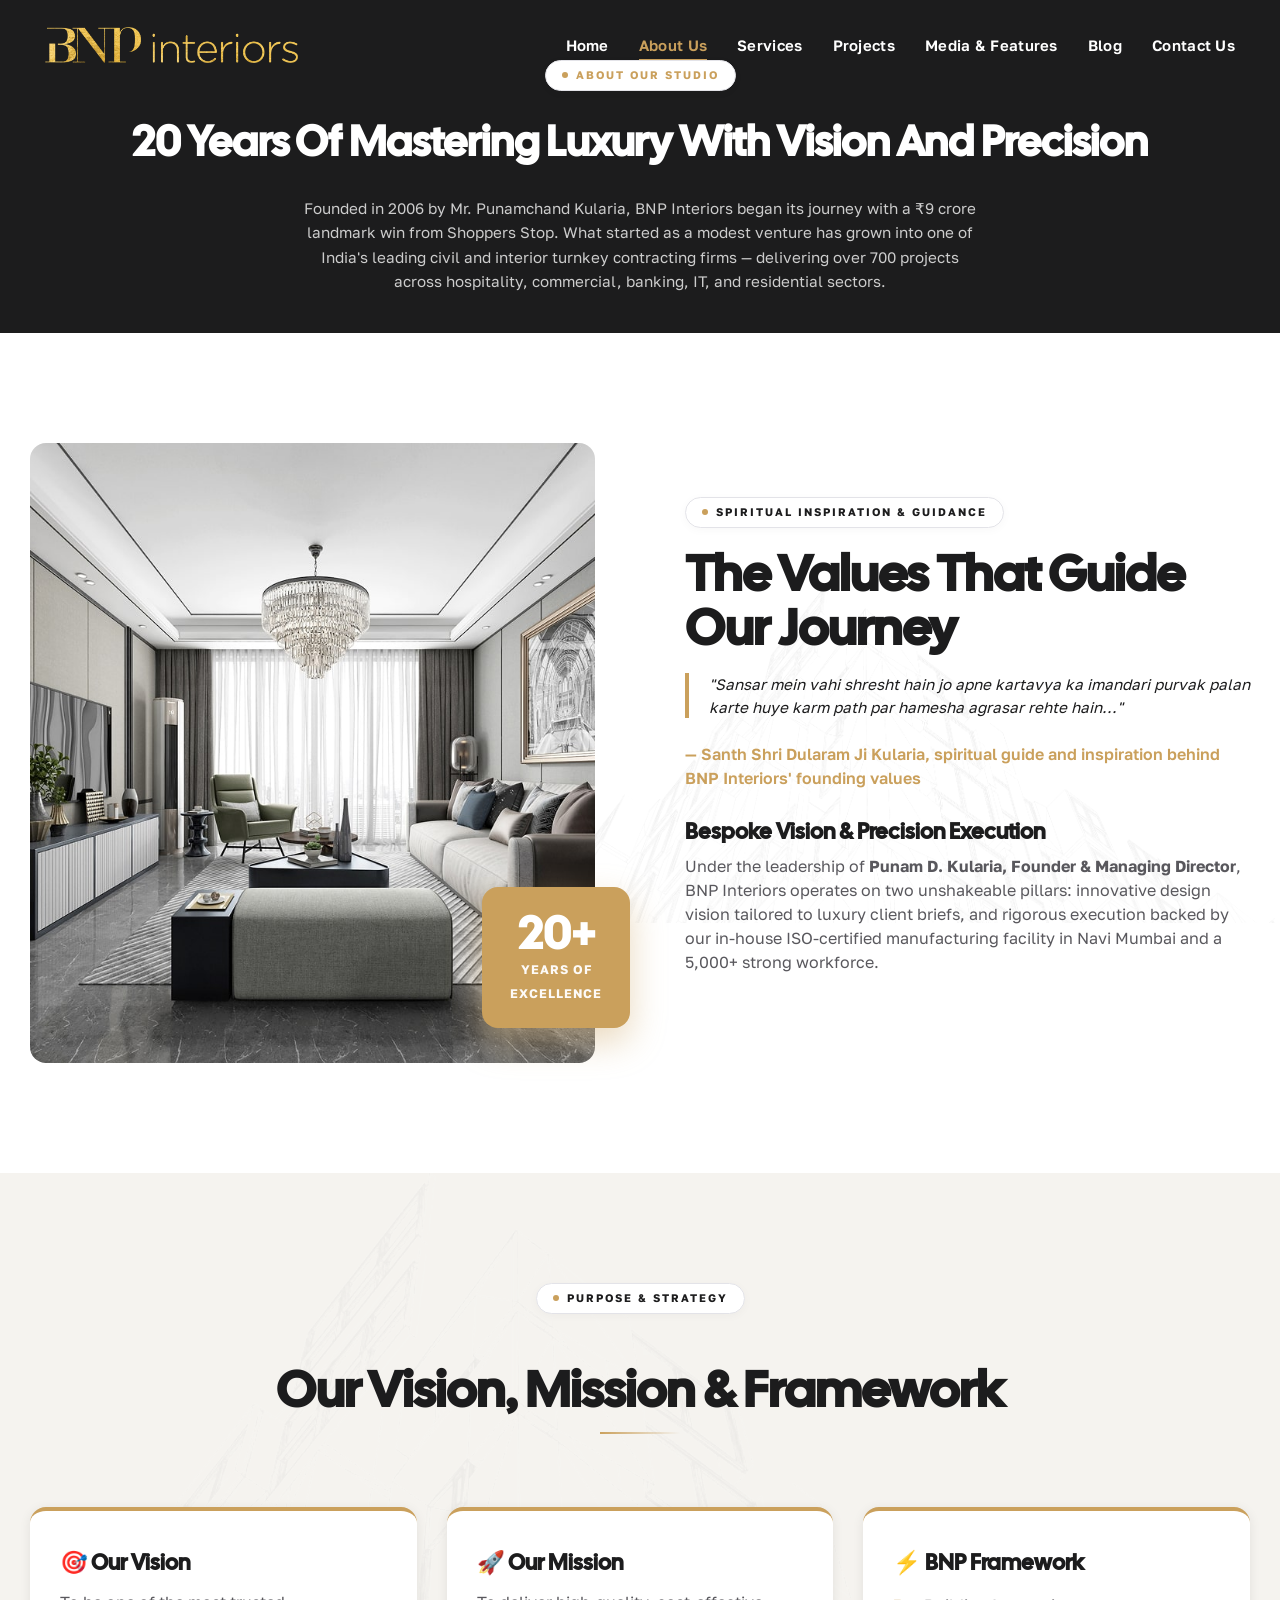
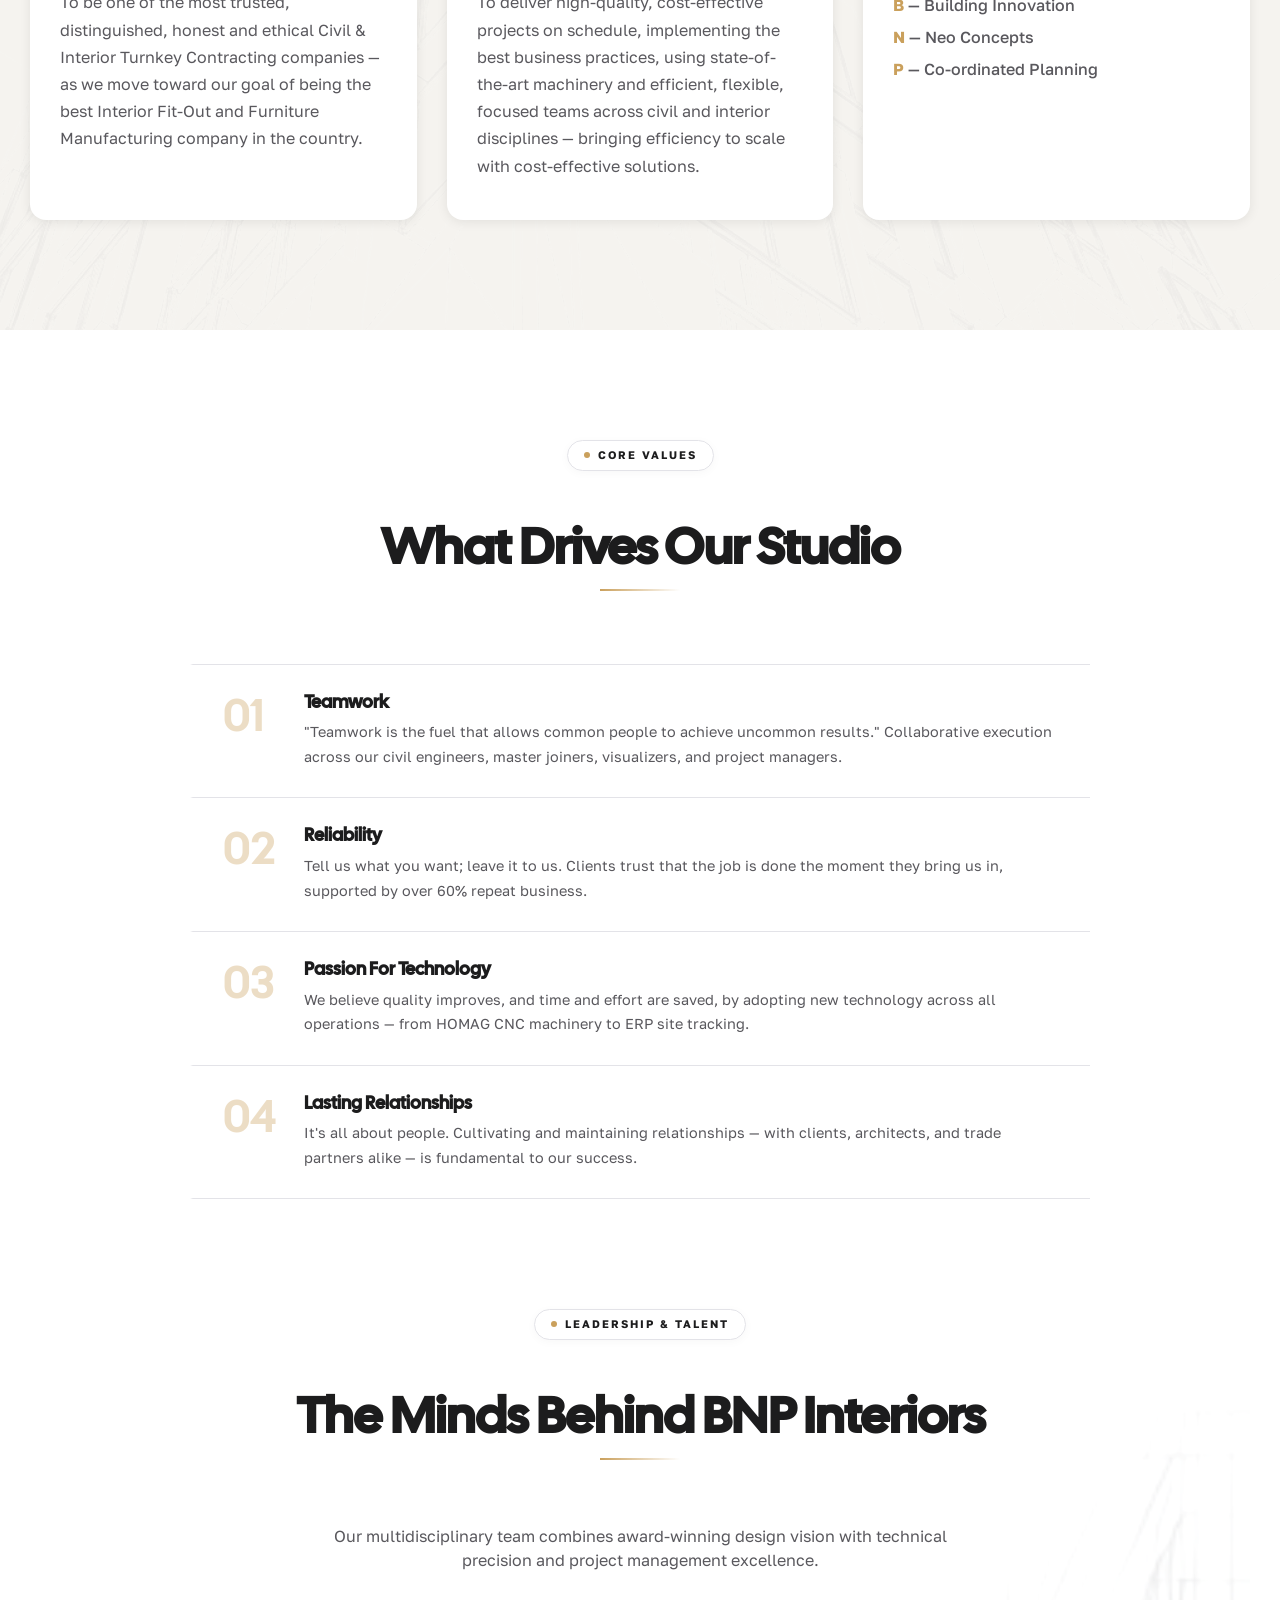
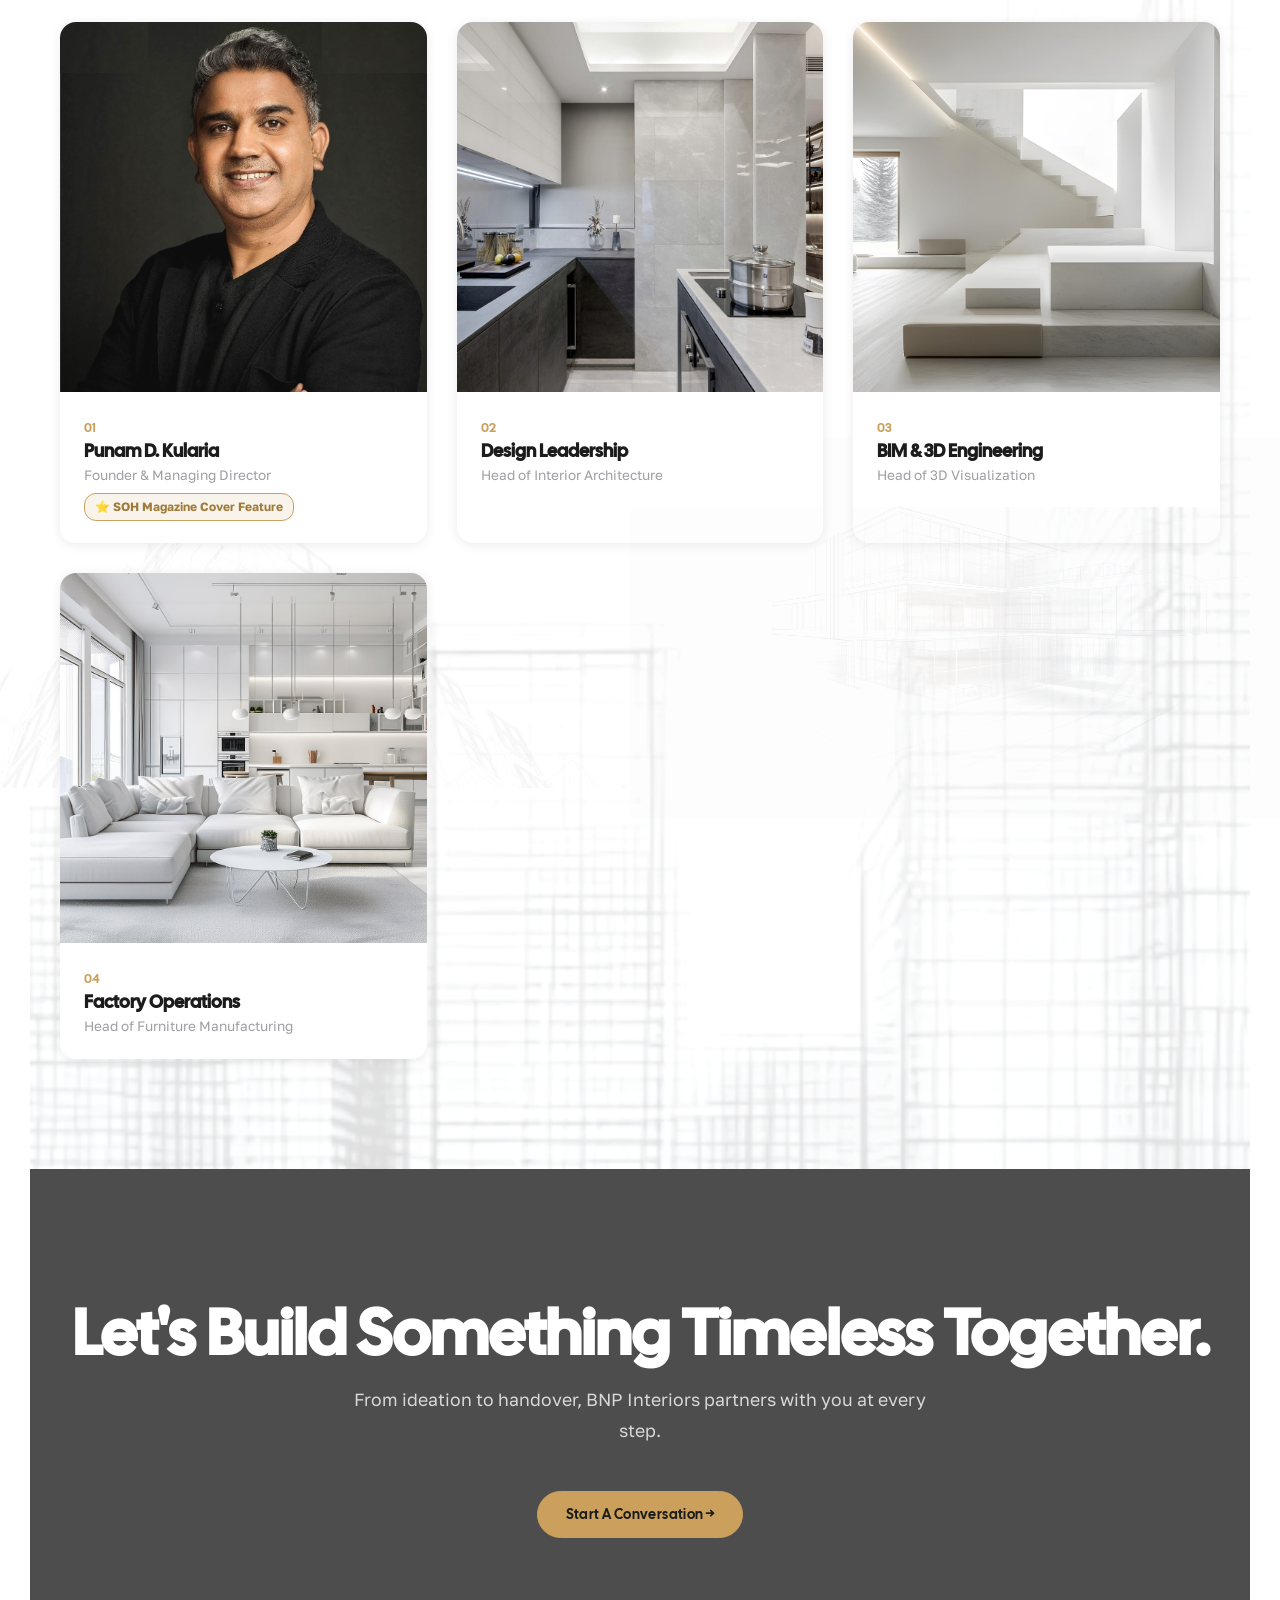
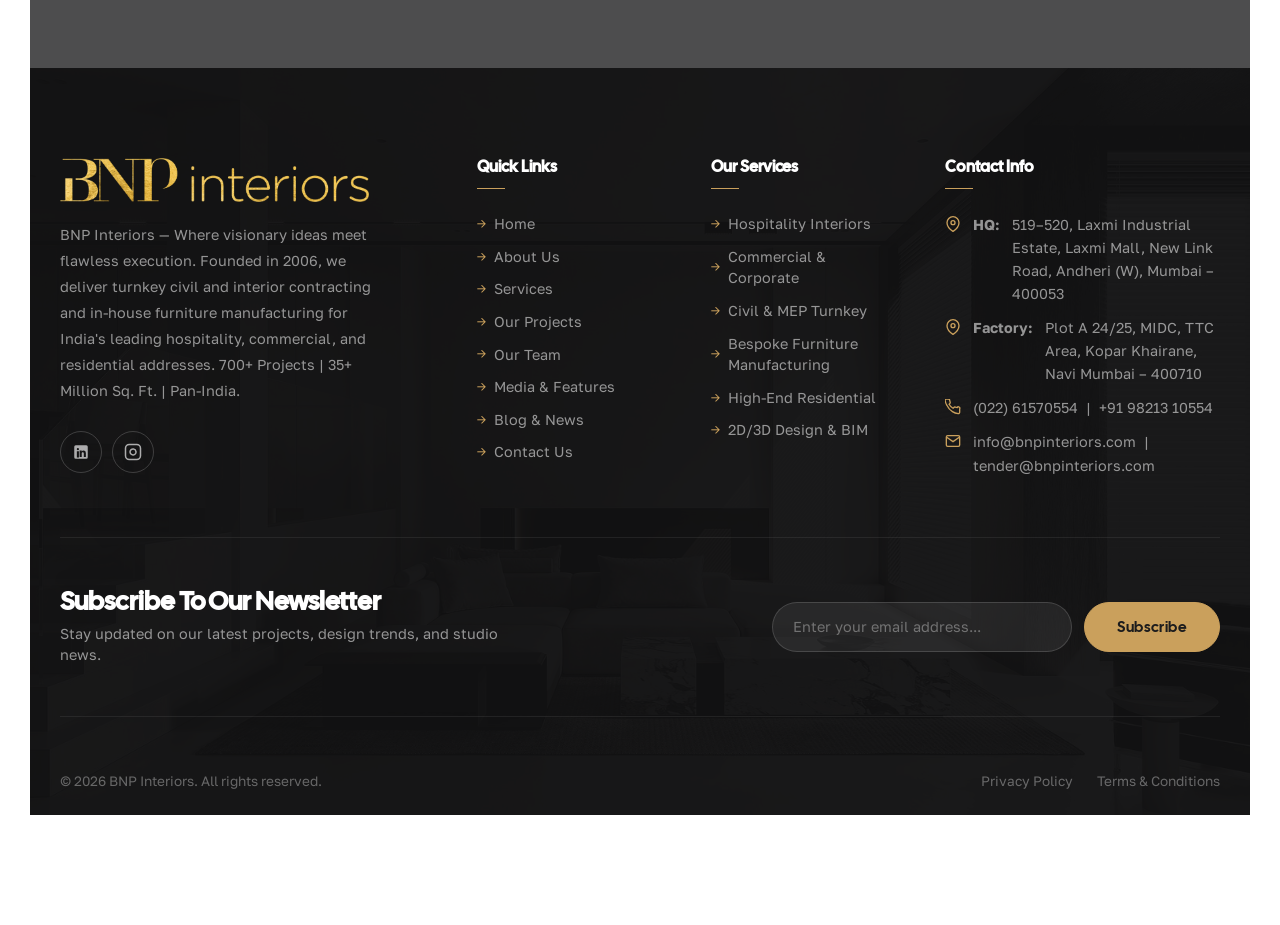
<file: about.html>
<!DOCTYPE html>
<html lang="en">
<head>
  <meta charset="UTF-8">
  <meta name="viewport" content="width=device-width, initial-scale=1.0">
  <title>About Us – BNP Interiors Architecture & Turnkey Contracting</title>
  <meta name="description" content="Learn about BNP Interiors's 20-year legacy of civil and interior turnkey contracting excellence, founded in 2006 by Mr. Punamchand Kularia.">
  <link rel="preconnect" href="https://fonts.googleapis.com">
  <link rel="preconnect" href="https://fonts.gstatic.com" crossorigin>
  <link href="https://fonts.googleapis.com/css2?family=Cal+Sans&family=Golos+Text:wght@400;500;600;700;800;900&display=swap" rel="stylesheet">
  <link rel="stylesheet" href="assets/css/style.css">
</head>
<body>
  <!-- PAGE LOADER -->
  <div class="page-loader" id="page-loader">
    <div class="loader-inner">
      <div class="loader-logo" style="display:flex;align-items:center;justify-content:center"><img src="assets/images/bnp-logo.png" alt="BNP Interiors" style="height:55px;width:auto"></div>
      <div class="loader-bar"><div class="loader-bar-fill"></div></div>
    </div>
  </div>

  <!-- HEADER -->
  <header class="site-header" id="site-header">
    <div class="header-inner">
      <a href="index.html" class="logo">
        <img src="assets/images/bnp-logo.png" alt="BNP Interiors Logo" style="height:36px;width:auto">
      </a>
      <nav class="main-nav" id="main-nav">
        <ul>
          <li><a href="index.html" class="">Home</a></li>
          <li><a href="about.html" class="active">About Us</a></li>
          <li><a href="services.html" class="">Services</a></li>
          <li><a href="projects.html" class="">Projects</a></li>
          <li><a href="media.html" class="">Media & Features</a></li>
          <li><a href="blog.html" class="">Blog</a></li>
          <li><a href="contact.html" class="">Contact Us</a></li>
        </ul>
      </nav>
      <div class="header-actions">
        
        <button class="menu-toggle" id="menu-toggle" aria-label="Toggle menu">
          <span></span><span></span><span></span>
        </button>
      </div>
    </div>
  </header>

  <!-- PAGE HEADER BANNER -->
  <section class="section blueprint-grid-bg" style="background: var(--color-dark-rich); color: var(--color-white); padding: 60px 0 40px;">
    <div class="container" style="text-align:center;">
      <span class="section-tag" style="color: var(--color-primary);">ABOUT OUR STUDIO</span>
      <h1 style="color: var(--color-white); margin-top: 10px; font-size: clamp(1.8rem, 3.5vw, 2.6rem);">
        20 Years of Mastering Luxury With Vision and Precision
      </h1>
      <p style="max-width: 680px; margin: 20px auto 0; color: #ccc; font-size: 0.95rem; line-height: 1.6;">
        Founded in 2006 by Mr. Punamchand Kularia, BNP Interiors began its journey with a ₹9 crore landmark win from Shoppers Stop. What started as a modest venture has grown into one of India's leading civil and interior turnkey contracting firms — delivering over 700 projects across hospitality, commercial, banking, IT, and residential sectors.
      </p>
    </div>
  </section>

  

  <!-- FOUNDER NOTE / PHILOSOPHY -->
  <section class="section sketch-bg sketch-bg-1 blueprint-grid-bg">
    <div class="container">
      <div class="about-grid">
        <div class="about-images" data-anim="fadeRight">
          <div class="about-img-main">
            <img src="assets/images/h1-banner01.jpg" alt="BNP Interiors Legacy" loading="lazy">
          </div>
          <div class="about-stat-card">
            <span class="stat-num">20+</span>
            <span class="stat-label">Years of<br>Excellence</span>
          </div>
        </div>

        <div class="about-content" data-anim="fadeLeft">
          <span class="section-tag">SPIRITUAL INSPIRATION & GUIDANCE</span>
          <h2 class="section-title">The Values That Guide Our Journey</h2>
          <blockquote style="border-left: 4px solid var(--color-primary); padding-left: 20px; font-style: italic; color: var(--color-secondary); font-size: 0.95rem; margin-bottom: 24px;">
            "Sansar mein vahi shresht hain jo apne kartavya ka imandari purvak palan karte huye karm path par hamesha agrasar rehte hain..."
          </blockquote>
          <p style="font-weight: 600; color: var(--color-primary); margin-bottom: 20px;">
            — Santh Shri Dularam Ji Kularia, spiritual guide and inspiration behind BNP Interiors' founding values
          </p>

          <div style="margin-top: 30px;">
            <h3 style="font-size: 1.4rem; margin-bottom: 10px;">Bespoke Vision & Precision Execution</h3>
            <p class="section-desc">Under the leadership of <strong>Punam D. Kularia, Founder & Managing Director</strong>, BNP Interiors operates on two unshakeable pillars: innovative design vision tailored to luxury client briefs, and rigorous execution backed by our in-house ISO-certified manufacturing facility in Navi Mumbai and a 5,000+ strong workforce.</p>
          </div>
        </div>
      </div>
    </div>
  </section>

  <!-- VISION, MISSION & FRAMEWORK -->
  <section class="section sketch-bg sketch-bg-floorplan blueprint-grid-bg" style="background: var(--color-bg-section);">
    <div class="container">
      <div class="section-header centered" data-anim="fadeUp">
        <span class="section-tag">PURPOSE & STRATEGY</span>
        <h2 class="section-title">Our Vision, Mission & Framework</h2>
      </div>

      <div style="display: grid; grid-template-columns: repeat(auto-fit, minmax(320px, 1fr)); gap: 30px; margin-top: 40px;" data-anim-stagger>
        <div style="background: var(--color-white); padding: 40px 30px; border-radius: var(--radius-lg); border-top: 4px solid var(--color-primary); box-shadow: var(--shadow-sm);">
          <h3 style="font-size: 1.4rem; color: var(--color-secondary); margin-bottom: 14px;">🎯 Our Vision</h3>
          <p style="line-height: 1.7; color: var(--color-text);">To be one of the most trusted, distinguished, honest and ethical Civil & Interior Turnkey Contracting companies — as we move toward our goal of being the best Interior Fit-Out and Furniture Manufacturing company in the country.</p>
        </div>

        <div style="background: var(--color-white); padding: 40px 30px; border-radius: var(--radius-lg); border-top: 4px solid var(--color-primary); box-shadow: var(--shadow-sm);">
          <h3 style="font-size: 1.4rem; color: var(--color-secondary); margin-bottom: 14px;">🚀 Our Mission</h3>
          <p style="line-height: 1.7; color: var(--color-text);">To deliver high-quality, cost-effective projects on schedule, implementing the best business practices, using state-of-the-art machinery and efficient, flexible, focused teams across civil and interior disciplines — bringing efficiency to scale with cost-effective solutions.</p>
        </div>

        <div style="background: var(--color-white); padding: 40px 30px; border-radius: var(--radius-lg); border-top: 4px solid var(--color-primary); box-shadow: var(--shadow-sm);">
          <h3 style="font-size: 1.4rem; color: var(--color-secondary); margin-bottom: 14px;">⚡ BNP Framework</h3>
          <ul style="line-height: 2; color: var(--color-text); font-weight: 500;">
            <li><strong style="color: var(--color-primary);">B</strong> — Building Innovation</li>
            <li><strong style="color: var(--color-primary);">N</strong> — Neo Concepts</li>
            <li><strong style="color: var(--color-primary);">P</strong> — Co-ordinated Planning</li>
          </ul>
        </div>
      </div>
    </div>
  </section>

  <!-- CORE VALUES -->
  <section class="section sketch-bg sketch-bg-both blueprint-grid-bg">
    <div class="container">
      <div class="section-header centered" data-anim="fadeUp">
        <span class="section-tag">CORE VALUES</span>
        <h2 class="section-title">What Drives Our Studio</h2>
      </div>

      <div class="process-steps" style="max-width: 900px; margin: 40px auto 0;" data-anim-stagger>
        <div class="process-step">
          <div class="step-num">01</div>
          <div class="step-body">
            <h3>Teamwork</h3>
            <p>"Teamwork is the fuel that allows common people to achieve uncommon results." Collaborative execution across our civil engineers, master joiners, visualizers, and project managers.</p>
          </div>
        </div>

        <div class="process-step">
          <div class="step-num">02</div>
          <div class="step-body">
            <h3>Reliability</h3>
            <p>Tell us what you want; leave it to us. Clients trust that the job is done the moment they bring us in, supported by over 60% repeat business.</p>
          </div>
        </div>

        <div class="process-step">
          <div class="step-num">03</div>
          <div class="step-body">
            <h3>Passion for Technology</h3>
            <p>We believe quality improves, and time and effort are saved, by adopting new technology across all operations — from HOMAG CNC machinery to ERP site tracking.</p>
          </div>
        </div>

        <div class="process-step">
          <div class="step-num">04</div>
          <div class="step-body">
            <h3>Lasting Relationships</h3>
            <p>It's all about people. Cultivating and maintaining relationships — with clients, architects, and trade partners alike — is fundamental to our success.</p>
          </div>
        </div>
      </div>
  <!-- LEADERSHIP & TEAM SECTION -->
  <section class="section sketch-bg sketch-bg-team blueprint-grid-bg" id="team">
    <div class="container">
      <div class="section-header centered" data-anim="fadeUp" style="margin-bottom: 50px;">
        <span class="section-tag">LEADERSHIP & TALENT</span>
        <h2 class="section-title">The Minds Behind BNP Interiors</h2>
        <p class="section-desc" style="max-width: 680px; margin: 16px auto 0;">
          Our multidisciplinary team combines award-winning design vision with technical precision and project management excellence.
        </p>
      </div>

      <div class="team-grid" style="display:grid; grid-template-columns: repeat(auto-fit, minmax(280px, 1fr)); gap:30px;" data-anim-stagger>
        <div class="team-card">
          <div class="team-img">
            <img src="assets/images/soh/punam-kalaria-leading-force.jpg" alt="Punam D. Kularia" loading="lazy" style="object-position: top center;">
          </div>
          <div class="team-info">
            <span class="team-num">01</span>
            <h3>Punam D. Kularia</h3>
            <p>Founder & Managing Director</p>
            <div style="margin-top:8px;">
              <a href="media.html#soh-feature" style="display:inline-flex; align-items:center; gap:5px; background:rgba(202,160,92,0.12); border:1px solid var(--color-primary); color:var(--color-primary-dk); font-size:0.75rem; font-weight:700; padding:4px 10px; border-radius:12px; text-decoration:none;">
                <span>⭐ SOH Magazine Cover Feature</span>
              </a>
            </div>
          </div>
        </div>

        <div class="team-card">
          <div class="team-img">
            <img src="assets/images/gallery-1.jpg" alt="Head of Design" loading="lazy">
          </div>
          <div class="team-info">
            <span class="team-num">02</span>
            <h3>Design Leadership</h3>
            <p>Head of Interior Architecture</p>
          </div>
        </div>

        <div class="team-card">
          <div class="team-img">
            <img src="assets/images/gallery-3.jpg" alt="Head of 3D Visualization" loading="lazy">
          </div>
          <div class="team-info">
            <span class="team-num">03</span>
            <h3>BIM & 3D Engineering</h3>
            <p>Head of 3D Visualization</p>
          </div>
        </div>

        <div class="team-card">
          <div class="team-img">
            <img src="assets/images/gallery-4.jpg" alt="Head of Manufacturing" loading="lazy">
          </div>
          <div class="team-info">
            <span class="team-num">04</span>
            <h3>Factory Operations</h3>
            <p>Head of Furniture Manufacturing</p>
          </div>
        </div>
      </div>
    </div>
  </section>

  <!-- CTA BANNER -->
  <section class="cta-section" style="background-image: url('assets/images/foter-bg.jpg')">
    <div class="cta-overlay"></div>
    <div class="container">
      <div class="cta-content" data-anim="fadeUp">
        <h2>Let's Build Something Timeless Together.</h2>
        <p>From ideation to handover, BNP Interiors partners with you at every step.</p>
        <a href="contact.html" class="btn btn-primary" style="padding: 12px 28px; font-size: 0.9rem;">Start a Conversation →</a>
      </div>
    </div>
  </section>

    <!-- FOOTER -->
  <footer class="site-footer" style="background-image: url('assets/images/foter-bg.jpg')">
    <div class="footer-overlay"></div>
    <div class="container">
      <div class="footer-grid">
        <div class="footer-brand">
          <a href="index.html" class="footer-logo">
            <img src="assets/images/bnp-logo.png" alt="BNP Interiors Logo" style="height:44px;width:auto">
          </a>
          <p>BNP Interiors — Where visionary ideas meet flawless execution. Founded in 2006, we deliver turnkey civil and interior contracting and in-house furniture manufacturing for India's leading hospitality, commercial, and residential addresses. 700+ Projects | 35+ Million Sq. Ft. | Pan-India.</p>
          <div class="footer-social">
            <a href="https://www.linkedin.com/company/bnpinteriorsindia/" target="_blank" aria-label="LinkedIn"><svg width="18" height="18" viewBox="0 0 24 24" fill="currentColor"><path d="M19 3a2 2 0 0 1 2 2v14a2 2 0 0 1-2 2H5a2 2 0 0 1-2-2V5a2 2 0 0 1 2-2h14m-.5 15.5v-5.3a3.26 3.26 0 0 0-3.26-3.26c-.85 0-1.84.52-2.28 1.3v-1.11h-2.79v8.37h2.79v-4.93c0-.77.62-1.4 1.39-1.4a1.4 1.4 0 0 1 1.4 1.4v4.93h2.75M6.46 10.9v8.37H9.25V10.9H6.46M7.86 6.75a1.46 1.46 0 1 0 0 2.92 1.46 1.46 0 0 0 0-2.92z"/></svg></a>
            <a href="https://instagram.com/bnpinteriors" target="_blank" aria-label="Instagram"><svg width="18" height="18" viewBox="0 0 24 24" fill="none" stroke="currentColor" stroke-width="2"><rect x="2" y="2" width="20" height="20" rx="5" ry="5"/><path d="M16 11.37A4 4 0 1112.63 8 4 4 0 0116 11.37z"/><line x1="17.5" y1="6.5" x2="17.51" y2="6.5"/></svg></a>
          </div>
        </div>

        <div class="footer-col">
          <h4>Quick Links</h4>
          <ul>
            <li><a href="index.html">Home</a></li>
            <li><a href="about.html">About Us</a></li>
            <li><a href="services.html">Services</a></li>
            <li><a href="projects.html">Our Projects</a></li>
            <li><a href="team.html">Our Team</a></li>
            <li><a href="media.html">Media & Features</a></li>
            <li><a href="blog.html">Blog & News</a></li>
            <li><a href="contact.html">Contact Us</a></li>
          </ul>
        </div>

        <div class="footer-col">
          <h4>Our Services</h4>
          <ul>
            <li><a href="services.html">Hospitality Interiors</a></li>
            <li><a href="services.html">Commercial & Corporate</a></li>
            <li><a href="services.html">Civil & MEP Turnkey</a></li>
            <li><a href="services.html#manufacturing">Bespoke Furniture Manufacturing</a></li>
            <li><a href="services.html">High-End Residential</a></li>
            <li><a href="services.html">2D/3D Design & BIM</a></li>
          </ul>
        </div>

        <div class="footer-col">
          <h4>Contact Info</h4>
          <ul class="footer-contact-list">
            <li>
              <svg width="16" height="16" viewBox="0 0 24 24" fill="none" stroke="currentColor" stroke-width="2"><path d="M21 10c0 7-9 13-9 13s-9-6-9-13a9 9 0 0118 0z"/><circle cx="12" cy="10" r="3"/></svg>
              <strong>HQ:</strong> 519–520, Laxmi Industrial Estate, Laxmi Mall, New Link Road, Andheri (W), Mumbai – 400053
            </li>
            <li>
              <svg width="16" height="16" viewBox="0 0 24 24" fill="none" stroke="currentColor" stroke-width="2"><path d="M21 10c0 7-9 13-9 13s-9-6-9-13a9 9 0 0118 0z"/><circle cx="12" cy="10" r="3"/></svg>
              <strong>Factory:</strong> Plot A 24/25, MIDC, TTC Area, Kopar Khairane, Navi Mumbai – 400710
            </li>
            <li>
              <svg width="16" height="16" viewBox="0 0 24 24" fill="none" stroke="currentColor" stroke-width="2"><path d="M22 16.92v3a2 2 0 01-2.18 2 19.79 19.79 0 01-8.63-3.07A19.5 19.5 0 013.07 9.81 19.79 19.79 0 01.01 1.18 2 2 0 012 0h3a2 2 0 012 1.72c.127.96.361 1.903.7 2.81a2 2 0 01-.45 2.11L6.09 7.91a16 16 0 006 6l1.27-1.27a2 2 0 012.11-.45c.907.339 1.85.573 2.81.7A2 2 0 0122 14.92z"/></svg>
              (022) 61570554 &nbsp;|&nbsp; +91 98213 10554
            </li>
            <li>
              <svg width="16" height="16" viewBox="0 0 24 24" fill="none" stroke="currentColor" stroke-width="2"><path d="M4 4h16c1.1 0 2 .9 2 2v12c0 1.1-.9 2-2 2H4c-1.1 0-2-.9-2-2V6c0-1.1.9-2 2-2z"/><polyline points="22,6 12,13 2,6"/></svg>
              info@bnpinteriors.com &nbsp;|&nbsp; tender@bnpinteriors.com
            </li>
          </ul>
        </div>
      </div>

      <div class="footer-newsletter">
        <div class="newsletter-content">
          <h4>Subscribe to our newsletter</h4>
          <p>Stay updated on our latest projects, design trends, and studio news.</p>
        </div>
        <form class="newsletter-form" id="newsletter-form">
          <input type="email" placeholder="Enter your email address..." required id="newsletter-email">
          <button type="submit" class="btn btn-primary">Subscribe</button>
        </form>
      </div>

      <div class="footer-bottom">
        <p>© 2026 BNP Interiors. All rights reserved.</p>
        <div class="footer-bottom-links">
          <a href="#">Privacy Policy</a>
          <a href="#">Terms & Conditions</a>
        </div>
      </div>
    </div>
  </footer>

  <button class="scroll-top" id="scroll-top" aria-label="Scroll to top">↑</button>
  <script src="assets/js/main.js"></script>
</body>
</html>
</file>
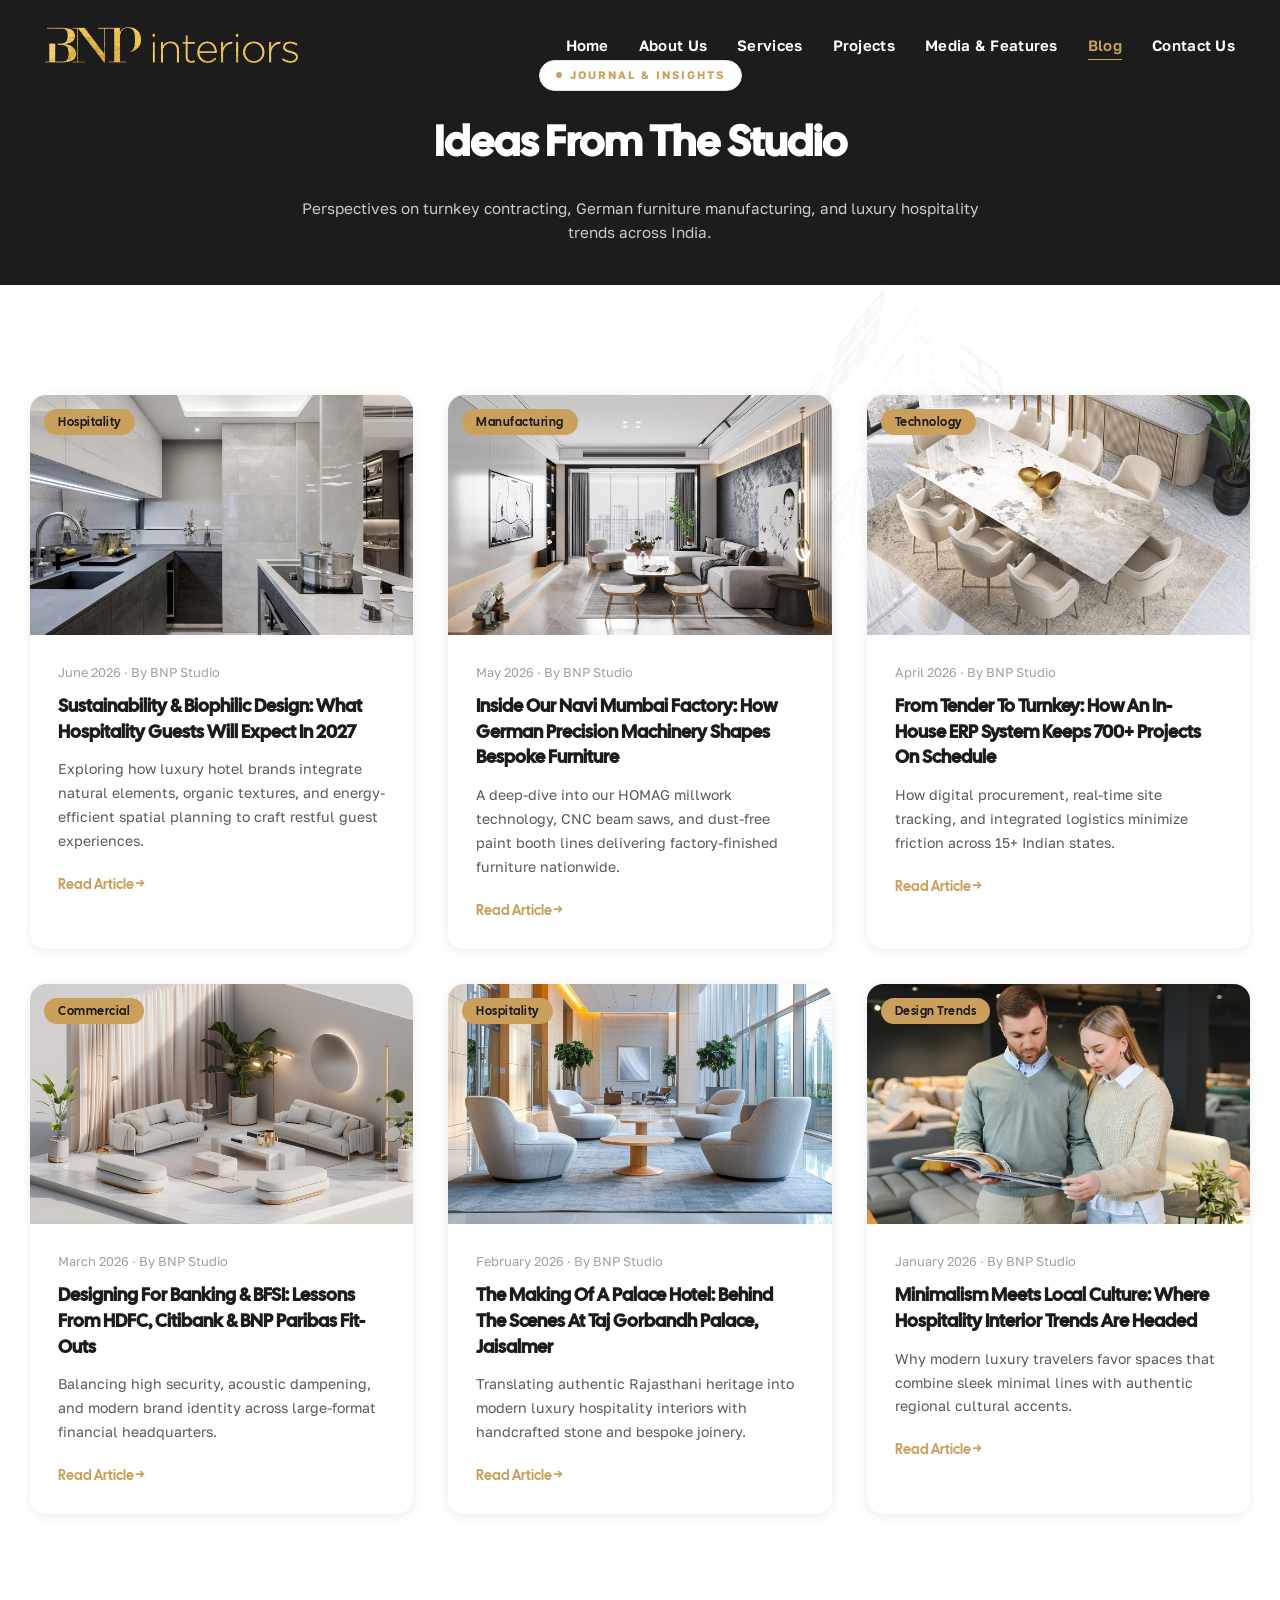
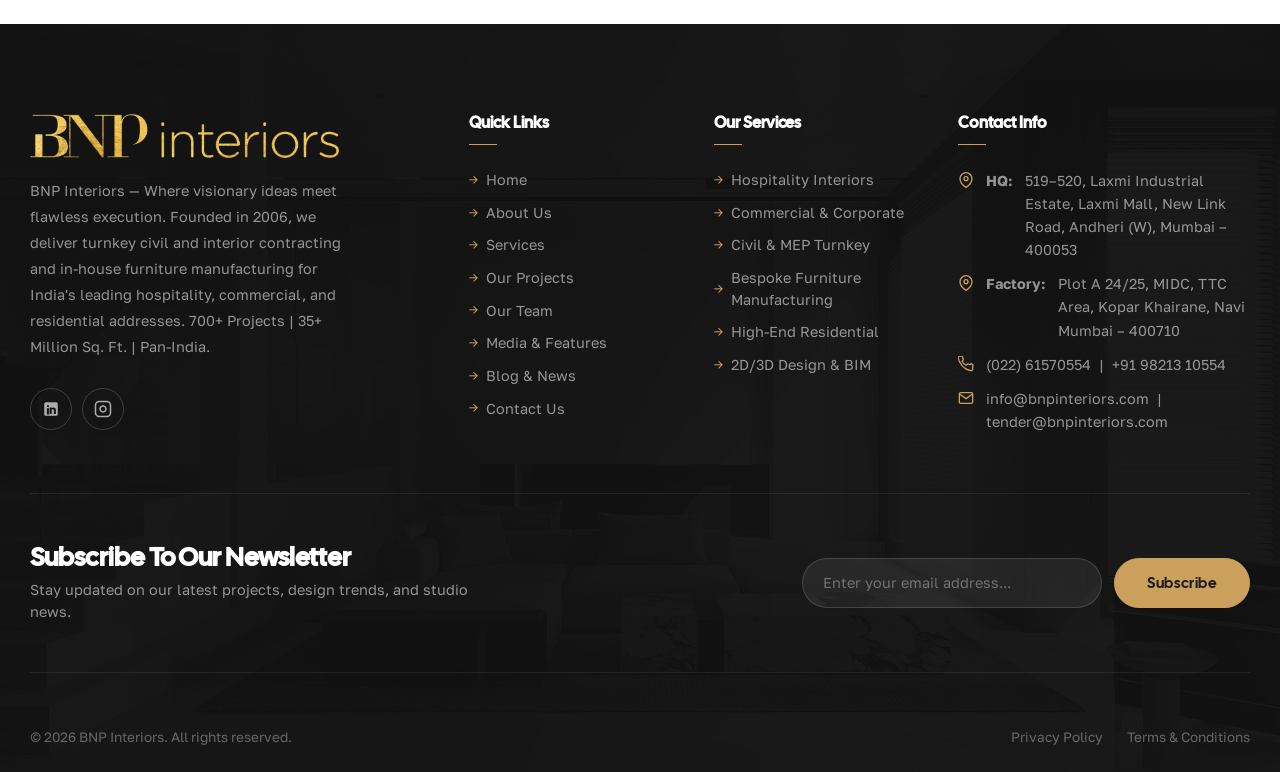
<file: blog.html>
<!DOCTYPE html>
<html lang="en">
<head>
  <meta charset="UTF-8">
  <meta name="viewport" content="width=device-width, initial-scale=1.0">
  <title>Blog – BNP Interiors Architecture & Turnkey Insights</title>
  <meta name="description" content="Read articles, industry trends, and insights on hospitality design, commercial fit-outs, and furniture manufacturing from BNP Interiors.">
  <link rel="preconnect" href="https://fonts.googleapis.com">
  <link rel="preconnect" href="https://fonts.gstatic.com" crossorigin>
  <link href="https://fonts.googleapis.com/css2?family=Cal+Sans&family=Golos+Text:wght@400;500;600;700;800;900&display=swap" rel="stylesheet">
  <link rel="stylesheet" href="assets/css/style.css">
</head>
<body>
  <!-- PAGE LOADER -->
  <div class="page-loader" id="page-loader">
    <div class="loader-inner">
      <div class="loader-logo" style="display:flex;align-items:center;justify-content:center"><img src="assets/images/bnp-logo.png" alt="BNP Interiors" style="height:55px;width:auto"></div>
      <div class="loader-bar"><div class="loader-bar-fill"></div></div>
    </div>
  </div>

  <!-- HEADER -->
  <header class="site-header" id="site-header">
    <div class="header-inner">
      <a href="index.html" class="logo">
        <img src="assets/images/bnp-logo.png" alt="BNP Interiors Logo" style="height:36px;width:auto">
      </a>
      <nav class="main-nav" id="main-nav">
        <ul>
          <li><a href="index.html" class="">Home</a></li>
          <li><a href="about.html" class="">About Us</a></li>
          <li><a href="services.html" class="">Services</a></li>
          <li><a href="projects.html" class="">Projects</a></li>
          <li><a href="media.html" class="">Media & Features</a></li>
          <li><a href="blog.html" class="active">Blog</a></li>
          <li><a href="contact.html" class="">Contact Us</a></li>
        </ul>
      </nav>
      <div class="header-actions">
        
        <button class="menu-toggle" id="menu-toggle" aria-label="Toggle menu">
          <span></span><span></span><span></span>
        </button>
      </div>
    </div>
  </header>

  <section class="section blueprint-grid-bg" style="background: var(--color-dark-rich); color: var(--color-white); padding: 60px 0 40px;">
    <div class="container" style="text-align:center;">
      <span class="section-tag" style="color: var(--color-primary);">JOURNAL & INSIGHTS</span>
      <h1 style="color: var(--color-white); margin-top: 10px; font-size: clamp(1.8rem, 3.5vw, 2.6rem);">
        Ideas From the Studio
      </h1>
      <p style="max-width: 680px; margin: 20px auto 0; color: #ccc; font-size: 0.95rem; line-height: 1.6;">
        Perspectives on turnkey contracting, German furniture manufacturing, and luxury hospitality trends across India.
      </p>
    </div>
  </section>

  

  <section class="section sketch-bg sketch-bg-corner blueprint-grid-bg">
    <div class="container">
      <div class="blog-grid" style="display:grid; grid-template-columns: repeat(auto-fit, minmax(340px, 1fr)); gap:35px;" data-anim-stagger>
        
        <div class="blog-card">
          <div class="blog-img">
            <img src="assets/images/blog-12.jpg" alt="Sustainability & Biophilic Design" loading="lazy">
            <span class="blog-cat">Hospitality</span>
          </div>
          <div class="blog-body">
            <span class="blog-meta">June 2026 · By BNP Studio</span>
            <h3><a href="#">Sustainability & Biophilic Design: What Hospitality Guests Will Expect in 2027</a></h3>
            <p>Exploring how luxury hotel brands integrate natural elements, organic textures, and energy-efficient spatial planning to craft restful guest experiences.</p>
            <a href="#" class="read-more">Read Article →</a>
          </div>
        </div>

        <div class="blog-card">
          <div class="blog-img">
            <img src="assets/images/blog-13.jpg" alt="Inside Our Navi Mumbai Factory" loading="lazy">
            <span class="blog-cat">Manufacturing</span>
          </div>
          <div class="blog-body">
            <span class="blog-meta">May 2026 · By BNP Studio</span>
            <h3><a href="#">Inside Our Navi Mumbai Factory: How German Precision Machinery Shapes Bespoke Furniture</a></h3>
            <p>A deep-dive into our HOMAG millwork technology, CNC beam saws, and dust-free paint booth lines delivering factory-finished furniture nationwide.</p>
            <a href="#" class="read-more">Read Article →</a>
          </div>
        </div>

        <div class="blog-card">
          <div class="blog-img">
            <img src="assets/images/blog-14.jpg" alt="From Tender to Turnkey" loading="lazy">
            <span class="blog-cat">Technology</span>
          </div>
          <div class="blog-body">
            <span class="blog-meta">April 2026 · By BNP Studio</span>
            <h3><a href="#">From Tender to Turnkey: How an In-House ERP System Keeps 700+ Projects on Schedule</a></h3>
            <p>How digital procurement, real-time site tracking, and integrated logistics minimize friction across 15+ Indian states.</p>
            <a href="#" class="read-more">Read Article →</a>
          </div>
        </div>

        <div class="blog-card">
          <div class="blog-img">
            <img src="assets/images/service-1.jpg" alt="Designing for Banking & BFSI" loading="lazy">
            <span class="blog-cat">Commercial</span>
          </div>
          <div class="blog-body">
            <span class="blog-meta">March 2026 · By BNP Studio</span>
            <h3><a href="#">Designing for Banking & BFSI: Lessons from HDFC, Citibank & BNP Paribas Fit-Outs</a></h3>
            <p>Balancing high security, acoustic dampening, and modern brand identity across large-format financial headquarters.</p>
            <a href="#" class="read-more">Read Article →</a>
          </div>
        </div>

        <div class="blog-card">
          <div class="blog-img">
            <img src="assets/images/service-2.jpg" alt="The Making of a Palace Hotel" loading="lazy">
            <span class="blog-cat">Hospitality</span>
          </div>
          <div class="blog-body">
            <span class="blog-meta">February 2026 · By BNP Studio</span>
            <h3><a href="#">The Making of a Palace Hotel: Behind the Scenes at Taj Gorbandh Palace, Jaisalmer</a></h3>
            <p>Translating authentic Rajasthani heritage into modern luxury hospitality interiors with handcrafted stone and bespoke joinery.</p>
            <a href="#" class="read-more">Read Article →</a>
          </div>
        </div>

        <div class="blog-card">
          <div class="blog-img">
            <img src="assets/images/service-3.jpg" alt="Minimalism Meets Local Culture" loading="lazy">
            <span class="blog-cat">Design Trends</span>
          </div>
          <div class="blog-body">
            <span class="blog-meta">January 2026 · By BNP Studio</span>
            <h3><a href="#">Minimalism Meets Local Culture: Where Hospitality Interior Trends Are Headed</a></h3>
            <p>Why modern luxury travelers favor spaces that combine sleek minimal lines with authentic regional cultural accents.</p>
            <a href="#" class="read-more">Read Article →</a>
          </div>
        </div>

      </div>
    </div>
  </section>

    <!-- FOOTER -->
  <footer class="site-footer" style="background-image: url('assets/images/foter-bg.jpg')">
    <div class="footer-overlay"></div>
    <div class="container">
      <div class="footer-grid">
        <div class="footer-brand">
          <a href="index.html" class="footer-logo">
            <img src="assets/images/bnp-logo.png" alt="BNP Interiors Logo" style="height:44px;width:auto">
          </a>
          <p>BNP Interiors — Where visionary ideas meet flawless execution. Founded in 2006, we deliver turnkey civil and interior contracting and in-house furniture manufacturing for India's leading hospitality, commercial, and residential addresses. 700+ Projects | 35+ Million Sq. Ft. | Pan-India.</p>
          <div class="footer-social">
            <a href="https://www.linkedin.com/company/bnpinteriorsindia/" target="_blank" aria-label="LinkedIn"><svg width="18" height="18" viewBox="0 0 24 24" fill="currentColor"><path d="M19 3a2 2 0 0 1 2 2v14a2 2 0 0 1-2 2H5a2 2 0 0 1-2-2V5a2 2 0 0 1 2-2h14m-.5 15.5v-5.3a3.26 3.26 0 0 0-3.26-3.26c-.85 0-1.84.52-2.28 1.3v-1.11h-2.79v8.37h2.79v-4.93c0-.77.62-1.4 1.39-1.4a1.4 1.4 0 0 1 1.4 1.4v4.93h2.75M6.46 10.9v8.37H9.25V10.9H6.46M7.86 6.75a1.46 1.46 0 1 0 0 2.92 1.46 1.46 0 0 0 0-2.92z"/></svg></a>
            <a href="https://instagram.com/bnpinteriors" target="_blank" aria-label="Instagram"><svg width="18" height="18" viewBox="0 0 24 24" fill="none" stroke="currentColor" stroke-width="2"><rect x="2" y="2" width="20" height="20" rx="5" ry="5"/><path d="M16 11.37A4 4 0 1112.63 8 4 4 0 0116 11.37z"/><line x1="17.5" y1="6.5" x2="17.51" y2="6.5"/></svg></a>
          </div>
        </div>

        <div class="footer-col">
          <h4>Quick Links</h4>
          <ul>
            <li><a href="index.html">Home</a></li>
            <li><a href="about.html">About Us</a></li>
            <li><a href="services.html">Services</a></li>
            <li><a href="projects.html">Our Projects</a></li>
            <li><a href="team.html">Our Team</a></li>
            <li><a href="media.html">Media & Features</a></li>
            <li><a href="blog.html">Blog & News</a></li>
            <li><a href="contact.html">Contact Us</a></li>
          </ul>
        </div>

        <div class="footer-col">
          <h4>Our Services</h4>
          <ul>
            <li><a href="services.html">Hospitality Interiors</a></li>
            <li><a href="services.html">Commercial & Corporate</a></li>
            <li><a href="services.html">Civil & MEP Turnkey</a></li>
            <li><a href="services.html#manufacturing">Bespoke Furniture Manufacturing</a></li>
            <li><a href="services.html">High-End Residential</a></li>
            <li><a href="services.html">2D/3D Design & BIM</a></li>
          </ul>
        </div>

        <div class="footer-col">
          <h4>Contact Info</h4>
          <ul class="footer-contact-list">
            <li>
              <svg width="16" height="16" viewBox="0 0 24 24" fill="none" stroke="currentColor" stroke-width="2"><path d="M21 10c0 7-9 13-9 13s-9-6-9-13a9 9 0 0118 0z"/><circle cx="12" cy="10" r="3"/></svg>
              <strong>HQ:</strong> 519–520, Laxmi Industrial Estate, Laxmi Mall, New Link Road, Andheri (W), Mumbai – 400053
            </li>
            <li>
              <svg width="16" height="16" viewBox="0 0 24 24" fill="none" stroke="currentColor" stroke-width="2"><path d="M21 10c0 7-9 13-9 13s-9-6-9-13a9 9 0 0118 0z"/><circle cx="12" cy="10" r="3"/></svg>
              <strong>Factory:</strong> Plot A 24/25, MIDC, TTC Area, Kopar Khairane, Navi Mumbai – 400710
            </li>
            <li>
              <svg width="16" height="16" viewBox="0 0 24 24" fill="none" stroke="currentColor" stroke-width="2"><path d="M22 16.92v3a2 2 0 01-2.18 2 19.79 19.79 0 01-8.63-3.07A19.5 19.5 0 013.07 9.81 19.79 19.79 0 01.01 1.18 2 2 0 012 0h3a2 2 0 012 1.72c.127.96.361 1.903.7 2.81a2 2 0 01-.45 2.11L6.09 7.91a16 16 0 006 6l1.27-1.27a2 2 0 012.11-.45c.907.339 1.85.573 2.81.7A2 2 0 0122 14.92z"/></svg>
              (022) 61570554 &nbsp;|&nbsp; +91 98213 10554
            </li>
            <li>
              <svg width="16" height="16" viewBox="0 0 24 24" fill="none" stroke="currentColor" stroke-width="2"><path d="M4 4h16c1.1 0 2 .9 2 2v12c0 1.1-.9 2-2 2H4c-1.1 0-2-.9-2-2V6c0-1.1.9-2 2-2z"/><polyline points="22,6 12,13 2,6"/></svg>
              info@bnpinteriors.com &nbsp;|&nbsp; tender@bnpinteriors.com
            </li>
          </ul>
        </div>
      </div>

      <div class="footer-newsletter">
        <div class="newsletter-content">
          <h4>Subscribe to our newsletter</h4>
          <p>Stay updated on our latest projects, design trends, and studio news.</p>
        </div>
        <form class="newsletter-form" id="newsletter-form">
          <input type="email" placeholder="Enter your email address..." required id="newsletter-email">
          <button type="submit" class="btn btn-primary">Subscribe</button>
        </form>
      </div>

      <div class="footer-bottom">
        <p>© 2026 BNP Interiors. All rights reserved.</p>
        <div class="footer-bottom-links">
          <a href="#">Privacy Policy</a>
          <a href="#">Terms & Conditions</a>
        </div>
      </div>
    </div>
  </footer>

  <button class="scroll-top" id="scroll-top" aria-label="Scroll to top">↑</button>
  <script src="assets/js/main.js"></script>
</body>
</html>
</file>
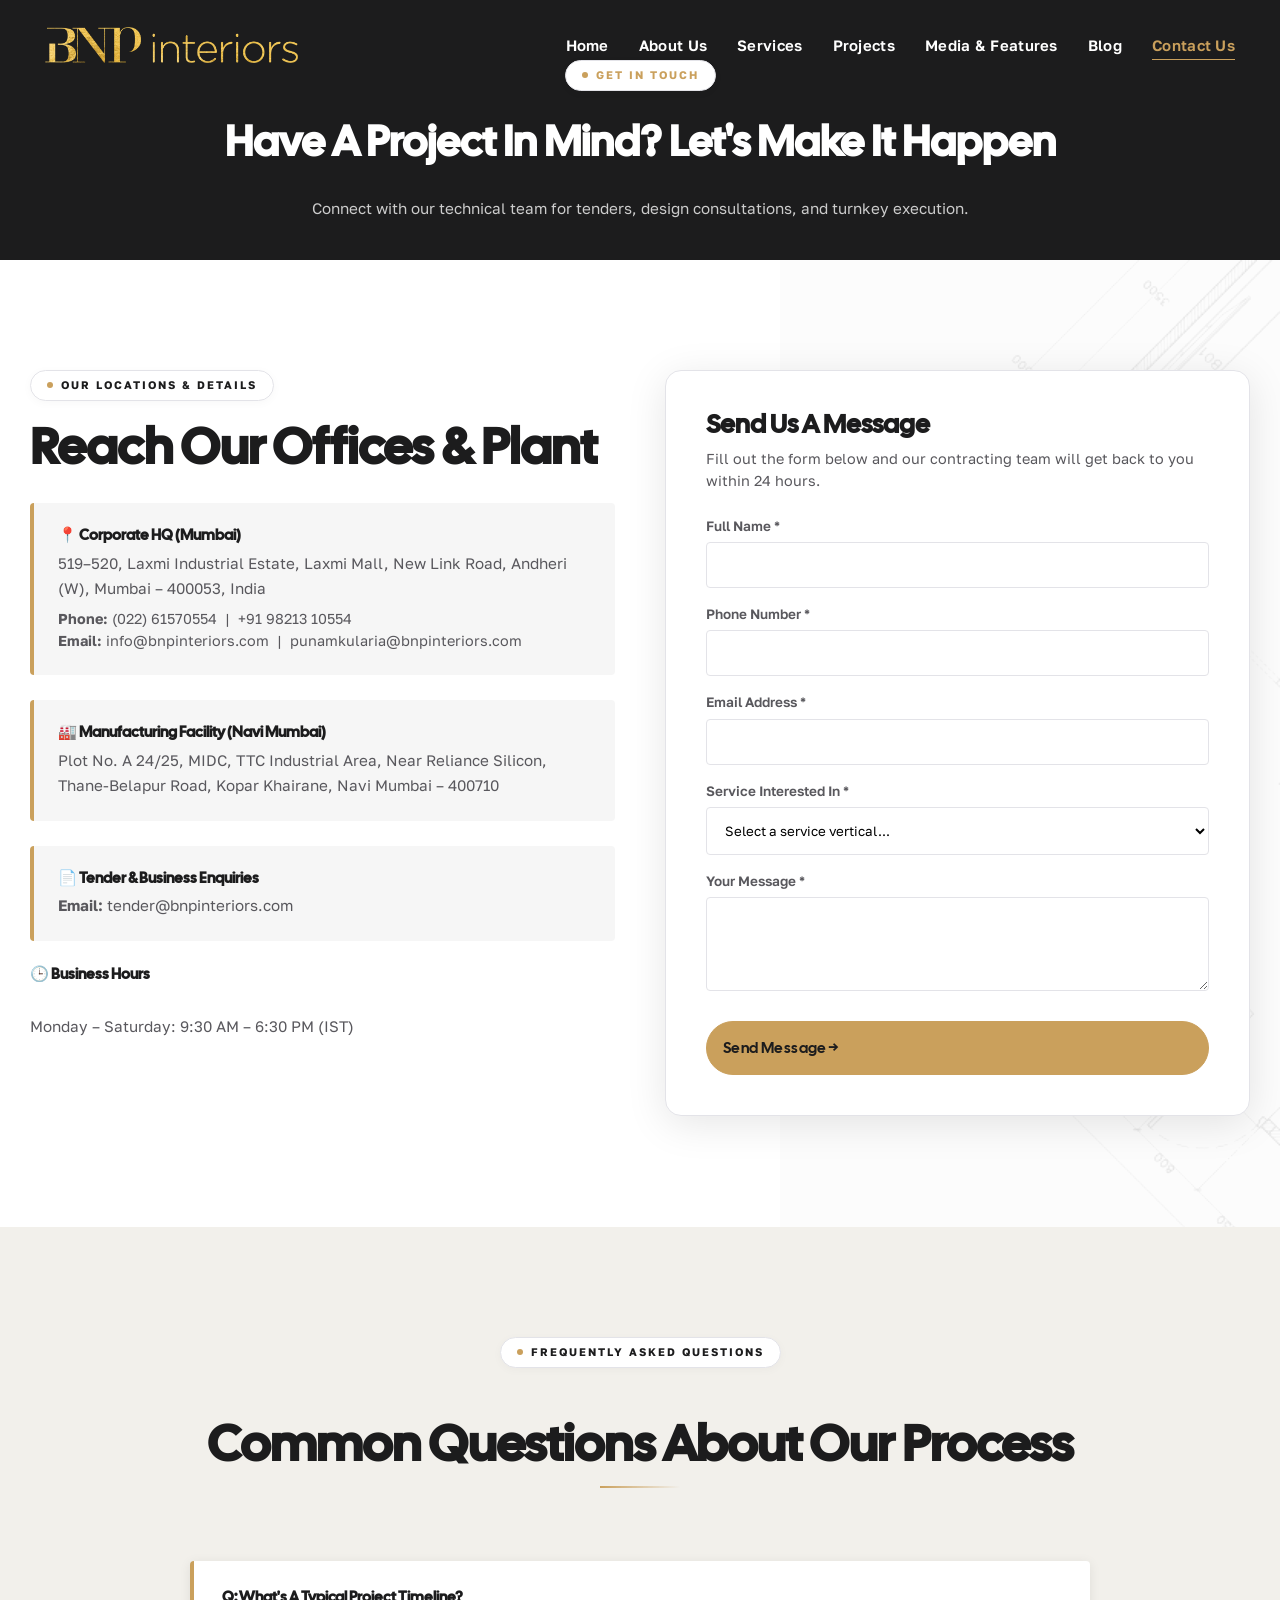
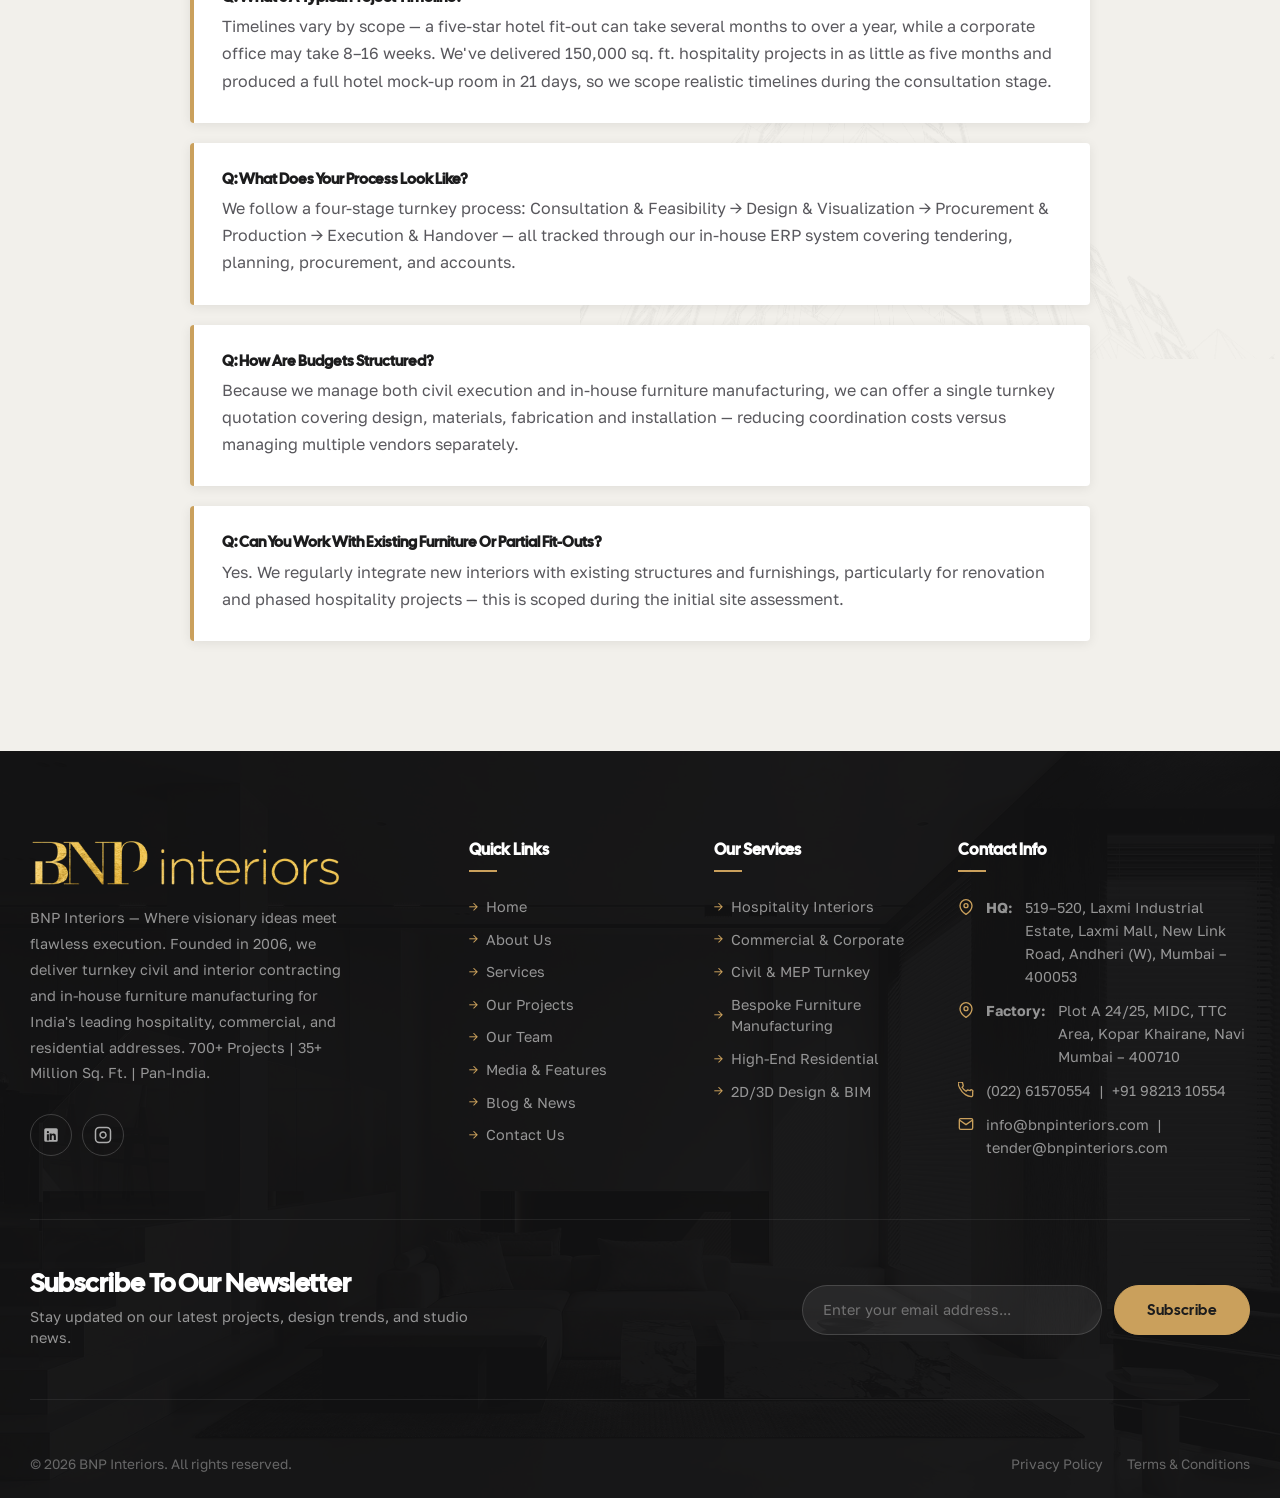
<file: contact.html>
<!DOCTYPE html>
<html lang="en">
<head>
  <meta charset="UTF-8">
  <meta name="viewport" content="width=device-width, initial-scale=1.0">
  <title>Contact Us – BNP Interiors Architecture & Turnkey Contracting</title>
  <meta name="description" content="Get in touch with BNP Interiors's design and engineering team for civil turnkey contracting, commercial fit-outs, and bespoke furniture manufacturing.">
  <link rel="preconnect" href="https://fonts.googleapis.com">
  <link rel="preconnect" href="https://fonts.gstatic.com" crossorigin>
  <link href="https://fonts.googleapis.com/css2?family=Cal+Sans&family=Golos+Text:wght@400;500;600;700;800;900&display=swap" rel="stylesheet">
  <link rel="stylesheet" href="assets/css/style.css">
</head>
<body>
  <!-- PAGE LOADER -->
  <div class="page-loader" id="page-loader">
    <div class="loader-inner">
      <div class="loader-logo" style="display:flex;align-items:center;justify-content:center"><img src="assets/images/bnp-logo.png" alt="BNP Interiors" style="height:55px;width:auto"></div>
      <div class="loader-bar"><div class="loader-bar-fill"></div></div>
    </div>
  </div>

  <!-- HEADER -->
  <header class="site-header" id="site-header">
    <div class="header-inner">
      <a href="index.html" class="logo">
        <img src="assets/images/bnp-logo.png" alt="BNP Interiors Logo" style="height:36px;width:auto">
      </a>
      <nav class="main-nav" id="main-nav">
        <ul>
          <li><a href="index.html" class="">Home</a></li>
          <li><a href="about.html" class="">About Us</a></li>
          <li><a href="services.html" class="">Services</a></li>
          <li><a href="projects.html" class="">Projects</a></li>
          <li><a href="media.html" class="">Media & Features</a></li>
          <li><a href="blog.html" class="">Blog</a></li>
          <li><a href="contact.html" class="active">Contact Us</a></li>
        </ul>
      </nav>
      <div class="header-actions">
        
        <button class="menu-toggle" id="menu-toggle" aria-label="Toggle menu">
          <span></span><span></span><span></span>
        </button>
      </div>
    </div>
  </header>

  <section class="section blueprint-grid-bg" style="background: var(--color-dark-rich); color: var(--color-white); padding: 60px 0 40px;">
    <div class="container" style="text-align:center;">
      <span class="section-tag" style="color: var(--color-primary);">GET IN TOUCH</span>
      <h1 style="color: var(--color-white); margin-top: 10px; font-size: clamp(1.8rem, 3.5vw, 2.6rem);">
        Have a Project in Mind? Let's Make It Happen
      </h1>
      <p style="max-width: 680px; margin: 20px auto 0; color: #ccc; font-size: 0.95rem; line-height: 1.6;">
        Connect with our technical team for tenders, design consultations, and turnkey execution.
      </p>
    </div>
  </section>

  

  <section class="section sketch-bg sketch-bg-deco blueprint-grid-bg">
    <div class="container">
      <div class="contact-layout" style="display:grid; grid-template-columns: 1fr 1fr; gap:50px;" data-anim="fadeUp">
        
        <!-- CONTACT INFORMATION CARDS -->
        <div>
          <span class="section-tag">OUR LOCATIONS & DETAILS</span>
          <h2 class="section-title">Reach Our Offices & Plant</h2>

          <div style="display:flex; flex-direction:column; gap:25px; margin-top:30px;">
            <div style="background:var(--color-bg-light); padding:24px; border-radius:var(--radius); border-left:4px solid var(--color-primary);">
              <h4 style="font-size: 0.95rem; color:var(--color-secondary); margin-bottom:8px;">📍 Corporate HQ (Mumbai)</h4>
              <p style="color:var(--color-text); font-size:0.95rem; line-height:1.6;">
                519–520, Laxmi Industrial Estate, Laxmi Mall, New Link Road, Andheri (W), Mumbai – 400053, India
              </p>
              <p style="margin-top:8px; font-size:0.9rem;">
                <strong>Phone:</strong> (022) 61570554 &nbsp;|&nbsp; +91 98213 10554<br>
                <strong>Email:</strong> info@bnpinteriors.com &nbsp;|&nbsp; punamkularia@bnpinteriors.com
              </p>
            </div>

            <div style="background:var(--color-bg-light); padding:24px; border-radius:var(--radius); border-left:4px solid var(--color-primary);">
              <h4 style="font-size: 0.95rem; color:var(--color-secondary); margin-bottom:8px;">🏭 Manufacturing Facility (Navi Mumbai)</h4>
              <p style="color:var(--color-text); font-size:0.95rem; line-height:1.6;">
                Plot No. A 24/25, MIDC, TTC Industrial Area, Near Reliance Silicon, Thane-Belapur Road, Kopar Khairane, Navi Mumbai – 400710
              </p>
            </div>

            <div style="background:var(--color-bg-light); padding:24px; border-radius:var(--radius); border-left:4px solid var(--color-primary);">
              <h4 style="font-size: 0.95rem; color:var(--color-secondary); margin-bottom:8px;">📄 Tender & Business Enquiries</h4>
              <p style="color:var(--color-text); font-size:0.95rem;">
                <strong>Email:</strong> tender@bnpinteriors.com
              </p>
            </div>

              <h4 style="font-size: 0.95rem; color:var(--color-secondary); margin-bottom:8px;">🕒 Business Hours</h4>
              <p style="color:var(--color-text); font-size:0.95rem;">
                Monday – Saturday: 9:30 AM – 6:30 PM (IST)
              </p>
          </div>
        </div>

        <!-- FORM -->
        <div class="contact-form-wrap" style="background:var(--color-white); padding:40px; border-radius:var(--radius-lg); border:1px solid var(--color-border); box-shadow:var(--shadow);">
          <h3 style="font-size:1.6rem; margin-bottom:10px;">Send Us a Message</h3>
          <p style="color:var(--color-text); font-size:0.9rem; margin-bottom:24px;">Fill out the form below and our contracting team will get back to you within 24 hours.</p>

          <form id="contact-form">
            <div style="margin-bottom:16px;">
              <label style="display:block; font-weight:600; font-size:0.85rem; margin-bottom:6px;">Full Name *</label>
              <input type="text" required style="width:100%; padding:14px; border:1px solid var(--color-border); border-radius:var(--radius); font-family:inherit;">
            </div>

            <div style="margin-bottom:16px;">
              <label style="display:block; font-weight:600; font-size:0.85rem; margin-bottom:6px;">Phone Number *</label>
              <input type="tel" required style="width:100%; padding:14px; border:1px solid var(--color-border); border-radius:var(--radius); font-family:inherit;">
            </div>

            <div style="margin-bottom:16px;">
              <label style="display:block; font-weight:600; font-size:0.85rem; margin-bottom:6px;">Email Address *</label>
              <input type="email" required style="width:100%; padding:14px; border:1px solid var(--color-border); border-radius:var(--radius); font-family:inherit;">
            </div>

            <div style="margin-bottom:16px;">
              <label style="display:block; font-weight:600; font-size:0.85rem; margin-bottom:6px;">Service Interested In *</label>
              <select required style="width:100%; padding:14px; border:1px solid var(--color-border); border-radius:var(--radius); font-family:inherit; background:var(--color-white);">
                <option value="">Select a service vertical...</option>
                <option value="hospitality">Hospitality Interiors</option>
                <option value="commercial">Commercial & Corporate Interiors</option>
                <option value="civil">Civil & MEP Turnkey Contracting</option>
                <option value="manufacturing">Bespoke Furniture Manufacturing</option>
                <option value="residential">High-End Residential Interiors</option>
                <option value="design">2D/3D Design & BIM</option>
              </select>
            </div>

            <div style="margin-bottom:24px;">
              <label style="display:block; font-weight:600; font-size:0.85rem; margin-bottom:6px;">Your Message *</label>
              <textarea rows="4" required style="width:100%; padding:14px; border:1px solid var(--color-border); border-radius:var(--radius); font-family:inherit;"></textarea>
            </div>

            <button type="submit" class="btn btn-primary" style="width:100%; padding:16px;">Send Message →</button>
          </form>
        </div>

      </div>
    </div>
  </section>

  <!-- FAQ SECTION -->
  <section class="section sketch-bg sketch-bg-1 blueprint-grid-bg" style="background:var(--color-bg-section);">
    <div class="container">
      <div class="section-header centered" data-anim="fadeUp">
        <span class="section-tag">FREQUENTLY ASKED QUESTIONS</span>
        <h2 class="section-title">Common Questions About Our Process</h2>
      </div>

      <div style="max-width:900px; margin:40px auto 0; display:flex; flex-direction:column; gap:20px;" data-anim-stagger>
        <div style="background:var(--color-white); padding:28px; border-radius:var(--radius); border-left:4px solid var(--color-primary); box-shadow:var(--shadow-sm);">
          <h4 style="font-size: 0.95rem; color:var(--color-secondary); margin-bottom:8px;">Q: What's a typical project timeline?</h4>
          <p style="color:var(--color-text); line-height:1.7;">Timelines vary by scope — a five-star hotel fit-out can take several months to over a year, while a corporate office may take 8–16 weeks. We've delivered 150,000 sq. ft. hospitality projects in as little as five months and produced a full hotel mock-up room in 21 days, so we scope realistic timelines during the consultation stage.</p>
        </div>

        <div style="background:var(--color-white); padding:28px; border-radius:var(--radius); border-left:4px solid var(--color-primary); box-shadow:var(--shadow-sm);">
          <h4 style="font-size: 0.95rem; color:var(--color-secondary); margin-bottom:8px;">Q: What does your process look like?</h4>
          <p style="color:var(--color-text); line-height:1.7;">We follow a four-stage turnkey process: Consultation & Feasibility → Design & Visualization → Procurement & Production → Execution & Handover — all tracked through our in-house ERP system covering tendering, planning, procurement, and accounts.</p>
        </div>

        <div style="background:var(--color-white); padding:28px; border-radius:var(--radius); border-left:4px solid var(--color-primary); box-shadow:var(--shadow-sm);">
          <h4 style="font-size: 0.95rem; color:var(--color-secondary); margin-bottom:8px;">Q: How are budgets structured?</h4>
          <p style="color:var(--color-text); line-height:1.7;">Because we manage both civil execution and in-house furniture manufacturing, we can offer a single turnkey quotation covering design, materials, fabrication and installation — reducing coordination costs versus managing multiple vendors separately.</p>
        </div>

        <div style="background:var(--color-white); padding:28px; border-radius:var(--radius); border-left:4px solid var(--color-primary); box-shadow:var(--shadow-sm);">
          <h4 style="font-size: 0.95rem; color:var(--color-secondary); margin-bottom:8px;">Q: Can you work with existing furniture or partial fit-outs?</h4>
          <p style="color:var(--color-text); line-height:1.7;">Yes. We regularly integrate new interiors with existing structures and furnishings, particularly for renovation and phased hospitality projects — this is scoped during the initial site assessment.</p>
        </div>
      </div>
    </div>
  </section>

    <!-- FOOTER -->
  <footer class="site-footer" style="background-image: url('assets/images/foter-bg.jpg')">
    <div class="footer-overlay"></div>
    <div class="container">
      <div class="footer-grid">
        <div class="footer-brand">
          <a href="index.html" class="footer-logo">
            <img src="assets/images/bnp-logo.png" alt="BNP Interiors Logo" style="height:44px;width:auto">
          </a>
          <p>BNP Interiors — Where visionary ideas meet flawless execution. Founded in 2006, we deliver turnkey civil and interior contracting and in-house furniture manufacturing for India's leading hospitality, commercial, and residential addresses. 700+ Projects | 35+ Million Sq. Ft. | Pan-India.</p>
          <div class="footer-social">
            <a href="https://www.linkedin.com/company/bnpinteriorsindia/" target="_blank" aria-label="LinkedIn"><svg width="18" height="18" viewBox="0 0 24 24" fill="currentColor"><path d="M19 3a2 2 0 0 1 2 2v14a2 2 0 0 1-2 2H5a2 2 0 0 1-2-2V5a2 2 0 0 1 2-2h14m-.5 15.5v-5.3a3.26 3.26 0 0 0-3.26-3.26c-.85 0-1.84.52-2.28 1.3v-1.11h-2.79v8.37h2.79v-4.93c0-.77.62-1.4 1.39-1.4a1.4 1.4 0 0 1 1.4 1.4v4.93h2.75M6.46 10.9v8.37H9.25V10.9H6.46M7.86 6.75a1.46 1.46 0 1 0 0 2.92 1.46 1.46 0 0 0 0-2.92z"/></svg></a>
            <a href="https://instagram.com/bnpinteriors" target="_blank" aria-label="Instagram"><svg width="18" height="18" viewBox="0 0 24 24" fill="none" stroke="currentColor" stroke-width="2"><rect x="2" y="2" width="20" height="20" rx="5" ry="5"/><path d="M16 11.37A4 4 0 1112.63 8 4 4 0 0116 11.37z"/><line x1="17.5" y1="6.5" x2="17.51" y2="6.5"/></svg></a>
          </div>
        </div>

        <div class="footer-col">
          <h4>Quick Links</h4>
          <ul>
            <li><a href="index.html">Home</a></li>
            <li><a href="about.html">About Us</a></li>
            <li><a href="services.html">Services</a></li>
            <li><a href="projects.html">Our Projects</a></li>
            <li><a href="team.html">Our Team</a></li>
            <li><a href="media.html">Media & Features</a></li>
            <li><a href="blog.html">Blog & News</a></li>
            <li><a href="contact.html">Contact Us</a></li>
          </ul>
        </div>

        <div class="footer-col">
          <h4>Our Services</h4>
          <ul>
            <li><a href="services.html">Hospitality Interiors</a></li>
            <li><a href="services.html">Commercial & Corporate</a></li>
            <li><a href="services.html">Civil & MEP Turnkey</a></li>
            <li><a href="services.html#manufacturing">Bespoke Furniture Manufacturing</a></li>
            <li><a href="services.html">High-End Residential</a></li>
            <li><a href="services.html">2D/3D Design & BIM</a></li>
          </ul>
        </div>

        <div class="footer-col">
          <h4>Contact Info</h4>
          <ul class="footer-contact-list">
            <li>
              <svg width="16" height="16" viewBox="0 0 24 24" fill="none" stroke="currentColor" stroke-width="2"><path d="M21 10c0 7-9 13-9 13s-9-6-9-13a9 9 0 0118 0z"/><circle cx="12" cy="10" r="3"/></svg>
              <strong>HQ:</strong> 519–520, Laxmi Industrial Estate, Laxmi Mall, New Link Road, Andheri (W), Mumbai – 400053
            </li>
            <li>
              <svg width="16" height="16" viewBox="0 0 24 24" fill="none" stroke="currentColor" stroke-width="2"><path d="M21 10c0 7-9 13-9 13s-9-6-9-13a9 9 0 0118 0z"/><circle cx="12" cy="10" r="3"/></svg>
              <strong>Factory:</strong> Plot A 24/25, MIDC, TTC Area, Kopar Khairane, Navi Mumbai – 400710
            </li>
            <li>
              <svg width="16" height="16" viewBox="0 0 24 24" fill="none" stroke="currentColor" stroke-width="2"><path d="M22 16.92v3a2 2 0 01-2.18 2 19.79 19.79 0 01-8.63-3.07A19.5 19.5 0 013.07 9.81 19.79 19.79 0 01.01 1.18 2 2 0 012 0h3a2 2 0 012 1.72c.127.96.361 1.903.7 2.81a2 2 0 01-.45 2.11L6.09 7.91a16 16 0 006 6l1.27-1.27a2 2 0 012.11-.45c.907.339 1.85.573 2.81.7A2 2 0 0122 14.92z"/></svg>
              (022) 61570554 &nbsp;|&nbsp; +91 98213 10554
            </li>
            <li>
              <svg width="16" height="16" viewBox="0 0 24 24" fill="none" stroke="currentColor" stroke-width="2"><path d="M4 4h16c1.1 0 2 .9 2 2v12c0 1.1-.9 2-2 2H4c-1.1 0-2-.9-2-2V6c0-1.1.9-2 2-2z"/><polyline points="22,6 12,13 2,6"/></svg>
              info@bnpinteriors.com &nbsp;|&nbsp; tender@bnpinteriors.com
            </li>
          </ul>
        </div>
      </div>

      <div class="footer-newsletter">
        <div class="newsletter-content">
          <h4>Subscribe to our newsletter</h4>
          <p>Stay updated on our latest projects, design trends, and studio news.</p>
        </div>
        <form class="newsletter-form" id="newsletter-form">
          <input type="email" placeholder="Enter your email address..." required id="newsletter-email">
          <button type="submit" class="btn btn-primary">Subscribe</button>
        </form>
      </div>

      <div class="footer-bottom">
        <p>© 2026 BNP Interiors. All rights reserved.</p>
        <div class="footer-bottom-links">
          <a href="#">Privacy Policy</a>
          <a href="#">Terms & Conditions</a>
        </div>
      </div>
    </div>
  </footer>

  <button class="scroll-top" id="scroll-top" aria-label="Scroll to top">↑</button>
  <script src="assets/js/main.js"></script>
</body>
</html>
</file>
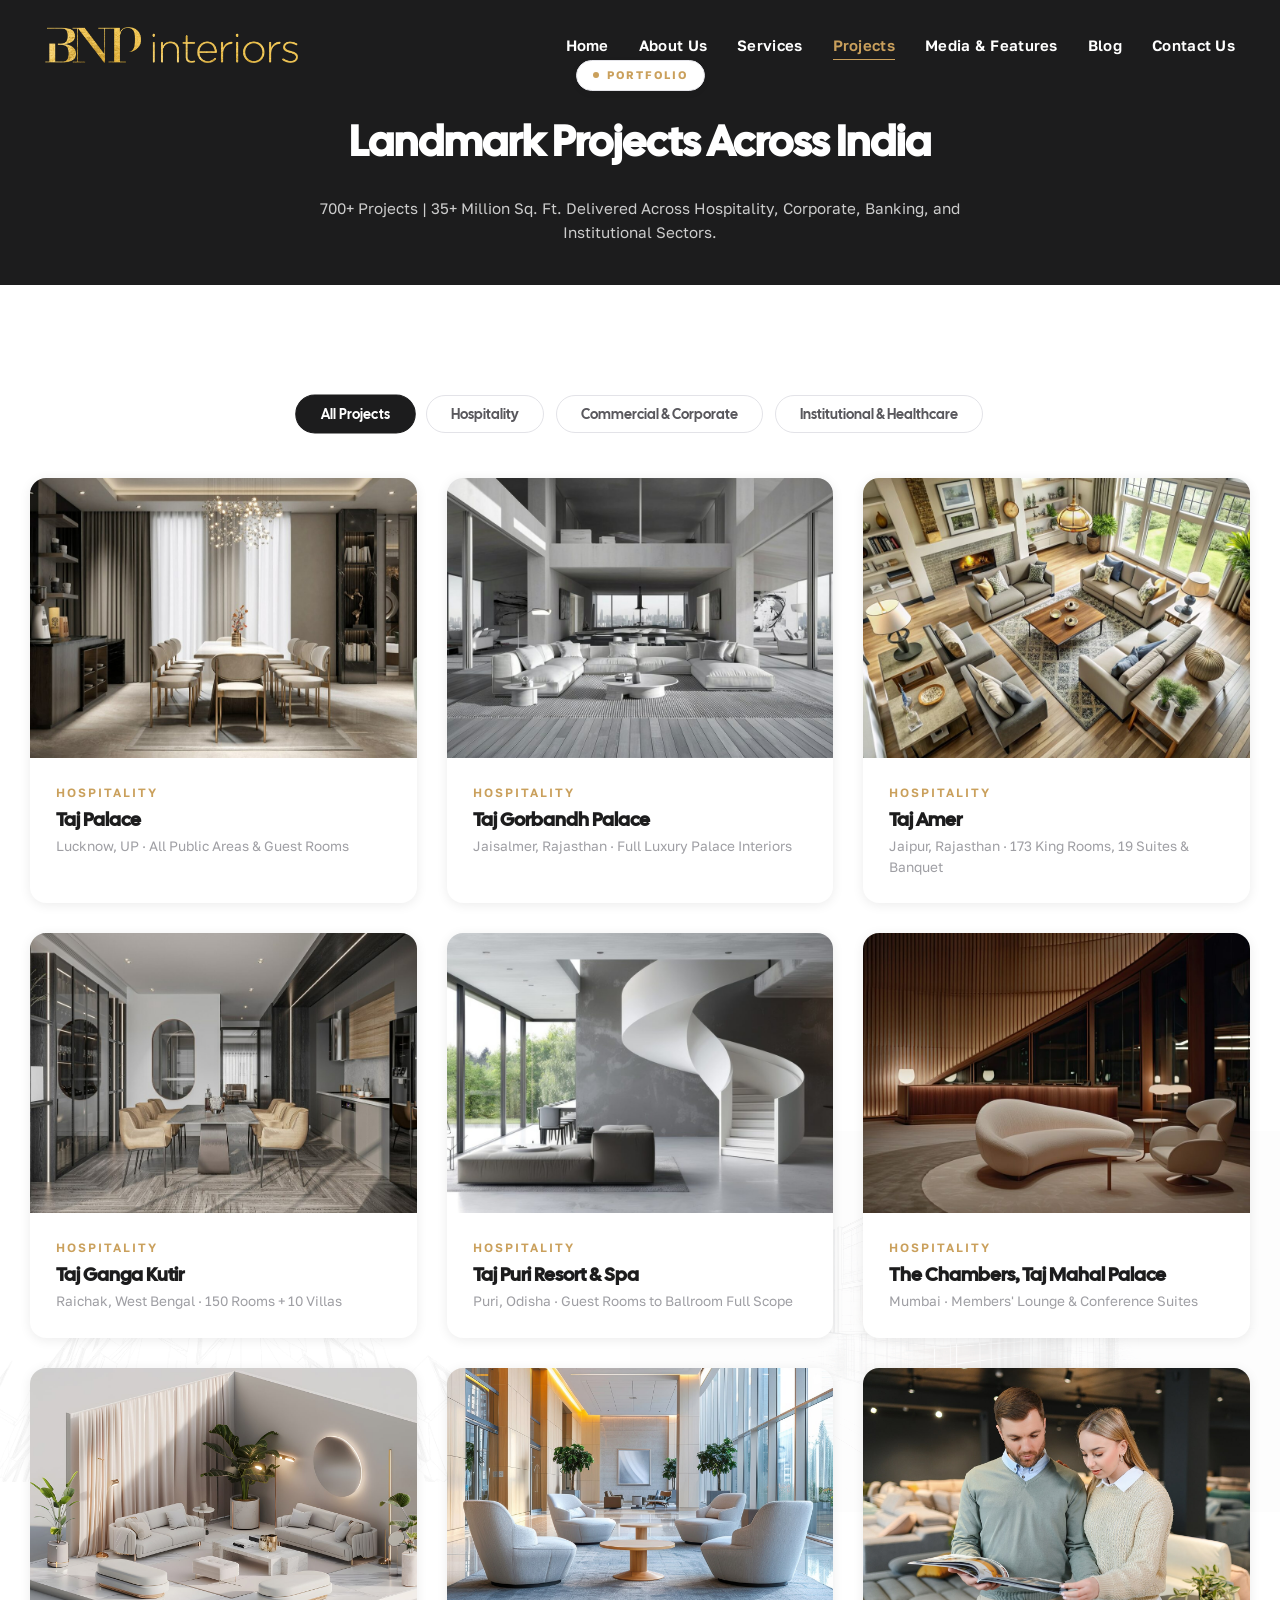
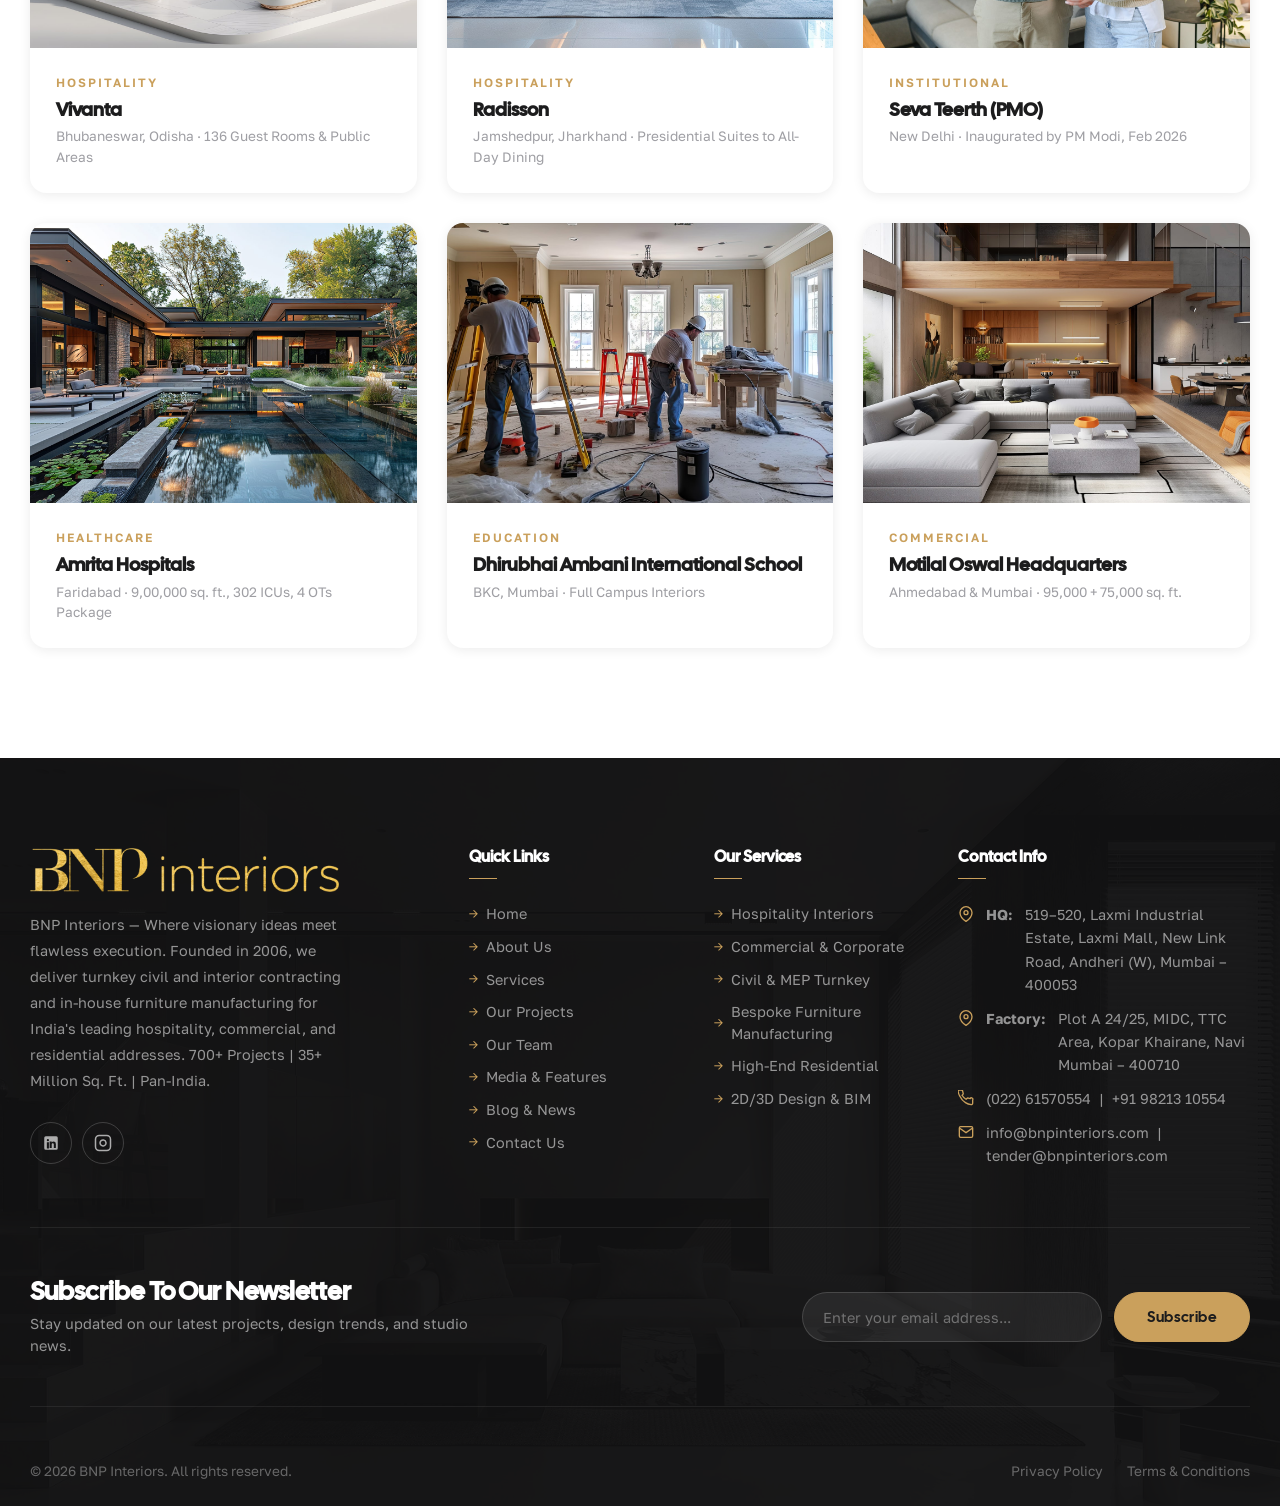
<file: projects.html>
<!DOCTYPE html>
<html lang="en">
<head>
  <meta charset="UTF-8">
  <meta name="viewport" content="width=device-width, initial-scale=1.0">
  <title>Projects Portfolio – BNP Interiors</title>
  <meta name="description" content="Explore BNP Interiors's portfolio of landmark projects across hospitality, commercial, banking, retail, and institutional sectors in India.">
  <link rel="preconnect" href="https://fonts.googleapis.com">
  <link rel="preconnect" href="https://fonts.gstatic.com" crossorigin>
  <link href="https://fonts.googleapis.com/css2?family=Cal+Sans&family=Golos+Text:wght@400;500;600;700;800;900&display=swap" rel="stylesheet">
  <link rel="stylesheet" href="assets/css/style.css">
</head>
<body>
  <!-- PAGE LOADER -->
  <div class="page-loader" id="page-loader">
    <div class="loader-inner">
      <div class="loader-logo" style="display:flex;align-items:center;justify-content:center"><img src="assets/images/bnp-logo.png" alt="BNP Interiors" style="height:55px;width:auto"></div>
      <div class="loader-bar"><div class="loader-bar-fill"></div></div>
    </div>
  </div>

  <!-- HEADER -->
  <header class="site-header" id="site-header">
    <div class="header-inner">
      <a href="index.html" class="logo">
        <img src="assets/images/bnp-logo.png" alt="BNP Interiors Logo" style="height:36px;width:auto">
      </a>
      <nav class="main-nav" id="main-nav">
        <ul>
          <li><a href="index.html" class="">Home</a></li>
          <li><a href="about.html" class="">About Us</a></li>
          <li><a href="services.html" class="">Services</a></li>
          <li><a href="projects.html" class="active">Projects</a></li>
          <li><a href="media.html" class="">Media & Features</a></li>
          <li><a href="blog.html" class="">Blog</a></li>
          <li><a href="contact.html" class="">Contact Us</a></li>
        </ul>
      </nav>
      <div class="header-actions">
        
        <button class="menu-toggle" id="menu-toggle" aria-label="Toggle menu">
          <span></span><span></span><span></span>
        </button>
      </div>
    </div>
  </header>

  <section class="section blueprint-grid-bg" style="background: var(--color-dark-rich); color: var(--color-white); padding: 60px 0 40px;">
    <div class="container" style="text-align:center;">
      <span class="section-tag" style="color: var(--color-primary);">PORTFOLIO</span>
      <h1 style="color: var(--color-white); margin-top: 10px; font-size: clamp(1.8rem, 3.5vw, 2.6rem);">
        Landmark Projects Across India
      </h1>
      <p style="max-width: 680px; margin: 20px auto 0; color: #ccc; font-size: 0.95rem; line-height: 1.6;">
        700+ Projects | 35+ Million Sq. Ft. Delivered Across Hospitality, Corporate, Banking, and Institutional Sectors.
      </p>
    </div>
  </section>

  

  <section class="section sketch-bg sketch-bg-both blueprint-grid-bg">
    <div class="container">
      
      <!-- CATEGORY FILTER BUTTONS -->
      <div style="margin-bottom: 45px; text-align: center;">
        <ul class="projects-filter" id="projects-filter" style="display: inline-flex; flex-wrap: wrap; justify-content: center; gap: 12px; list-style: none; padding: 0; margin: 0;">
          <li><button class="filter-btn active" data-filter="all">All Projects</button></li>
          <li><button class="filter-btn" data-filter="hospitality">Hospitality</button></li>
          <li><button class="filter-btn" data-filter="commercial">Commercial & Corporate</button></li>
          <li><button class="filter-btn" data-filter="institutional">Institutional & Healthcare</button></li>
        </ul>
      </div>

      <div class="projects-grid" style="display:grid; grid-template-columns: repeat(auto-fit, minmax(320px, 1fr)); gap:30px;" data-anim-stagger>
        
        <!-- PROJECT 1 -->
        <div class="project-card" data-cat="hospitality">
          <div class="project-img-wrap">
            <img src="assets/images/project-1-1024x720.jpg" alt="Taj Palace Lucknow" loading="lazy">
          </div>
          <div class="project-info">
            <span class="project-cat">Hospitality</span>
            <h3 class="project-name">Taj Palace</h3>
            <p class="project-loc">Lucknow, UP · All Public Areas & Guest Rooms</p>
          </div>
        </div>

        <!-- PROJECT 2 -->
        <div class="project-card" data-cat="hospitality">
          <div class="project-img-wrap">
            <img src="assets/images/project-4-1024x720.jpg" alt="Taj Gorbandh Palace Jaisalmer" loading="lazy">
          </div>
          <div class="project-info">
            <span class="project-cat">Hospitality</span>
            <h3 class="project-name">Taj Gorbandh Palace</h3>
            <p class="project-loc">Jaisalmer, Rajasthan · Full Luxury Palace Interiors</p>
          </div>
        </div>

        <!-- PROJECT 3 -->
        <div class="project-card" data-cat="hospitality">
          <div class="project-img-wrap">
            <img src="assets/images/project-5-1024x720.jpg" alt="Taj Amer Jaipur" loading="lazy">
          </div>
          <div class="project-info">
            <span class="project-cat">Hospitality</span>
            <h3 class="project-name">Taj Amer</h3>
            <p class="project-loc">Jaipur, Rajasthan · 173 King Rooms, 19 Suites & Banquet</p>
          </div>
        </div>

        <!-- PROJECT 4 -->
        <div class="project-card" data-cat="hospitality">
          <div class="project-img-wrap">
            <img src="assets/images/project-6-1024x720.jpg" alt="Taj Ganga Kutir Raichak" loading="lazy">
          </div>
          <div class="project-info">
            <span class="project-cat">Hospitality</span>
            <h3 class="project-name">Taj Ganga Kutir</h3>
            <p class="project-loc">Raichak, West Bengal · 150 Rooms + 10 Villas</p>
          </div>
        </div>

        <!-- PROJECT 5 -->
        <div class="project-card" data-cat="hospitality">
          <div class="project-img-wrap">
            <img src="assets/images/project-7-1024x720.jpg" alt="Taj Puri Resort & Spa" loading="lazy">
          </div>
          <div class="project-info">
            <span class="project-cat">Hospitality</span>
            <h3 class="project-name">Taj Puri Resort & Spa</h3>
            <p class="project-loc">Puri, Odisha · Guest Rooms to Ballroom Full Scope</p>
          </div>
        </div>

        <!-- PROJECT 6 -->
        <div class="project-card" data-cat="hospitality">
          <div class="project-img-wrap">
            <img src="assets/images/project-9-1024x720.jpg" alt="The Chambers, Taj Mahal Palace" loading="lazy">
          </div>
          <div class="project-info">
            <span class="project-cat">Hospitality</span>
            <h3 class="project-name">The Chambers, Taj Mahal Palace</h3>
            <p class="project-loc">Mumbai · Members' Lounge & Conference Suites</p>
          </div>
        </div>

        <!-- PROJECT 7 -->
        <div class="project-card" data-cat="hospitality">
          <div class="project-img-wrap">
            <img src="assets/images/service-1.jpg" alt="Vivanta Bhubaneswar" loading="lazy">
          </div>
          <div class="project-info">
            <span class="project-cat">Hospitality</span>
            <h3 class="project-name">Vivanta</h3>
            <p class="project-loc">Bhubaneswar, Odisha · 136 Guest Rooms & Public Areas</p>
          </div>
        </div>

        <!-- PROJECT 8 -->
        <div class="project-card" data-cat="hospitality">
          <div class="project-img-wrap">
            <img src="assets/images/service-2.jpg" alt="Radisson Jamshedpur" loading="lazy">
          </div>
          <div class="project-info">
            <span class="project-cat">Hospitality</span>
            <h3 class="project-name">Radisson</h3>
            <p class="project-loc">Jamshedpur, Jharkhand · Presidential Suites to All-Day Dining</p>
          </div>
        </div>

        <!-- PROJECT 9 -->
        <div class="project-card" data-cat="institutional">
          <div class="project-img-wrap">
            <img src="assets/images/service-3.jpg" alt="Seva Teerth PMO New Delhi" loading="lazy">
          </div>
          <div class="project-info">
            <span class="project-cat">Institutional</span>
            <h3 class="project-name">Seva Teerth (PMO)</h3>
            <p class="project-loc">New Delhi · Inaugurated by PM Modi, Feb 2026</p>
          </div>
        </div>

        <!-- PROJECT 10 -->
        <div class="project-card" data-cat="institutional">
          <div class="project-img-wrap">
            <img src="assets/images/service-4.jpg" alt="Amrita Hospitals Faridabad" loading="lazy">
          </div>
          <div class="project-info">
            <span class="project-cat">Healthcare</span>
            <h3 class="project-name">Amrita Hospitals</h3>
            <p class="project-loc">Faridabad · 9,00,000 sq. ft., 302 ICUs, 4 OTs Package</p>
          </div>
        </div>

        <!-- PROJECT 11 -->
        <div class="project-card" data-cat="institutional">
          <div class="project-img-wrap">
            <img src="assets/images/service-5.jpg" alt="Dhirubhai Ambani International School" loading="lazy">
          </div>
          <div class="project-info">
            <span class="project-cat">Education</span>
            <h3 class="project-name">Dhirubhai Ambani International School</h3>
            <p class="project-loc">BKC, Mumbai · Full Campus Interiors</p>
          </div>
        </div>

        <!-- PROJECT 12 -->
        <div class="project-card" data-cat="commercial">
          <div class="project-img-wrap">
            <img src="assets/images/service-6.jpg" alt="Motilal Oswal Headquarters" loading="lazy">
          </div>
          <div class="project-info">
            <span class="project-cat">Commercial</span>
            <h3 class="project-name">Motilal Oswal Headquarters</h3>
            <p class="project-loc">Ahmedabad & Mumbai · 95,000 + 75,000 sq. ft.</p>
          </div>
        </div>

      </div>
    </div>
  </section>

    <!-- FOOTER -->
  <footer class="site-footer" style="background-image: url('assets/images/foter-bg.jpg')">
    <div class="footer-overlay"></div>
    <div class="container">
      <div class="footer-grid">
        <div class="footer-brand">
          <a href="index.html" class="footer-logo">
            <img src="assets/images/bnp-logo.png" alt="BNP Interiors Logo" style="height:44px;width:auto">
          </a>
          <p>BNP Interiors — Where visionary ideas meet flawless execution. Founded in 2006, we deliver turnkey civil and interior contracting and in-house furniture manufacturing for India's leading hospitality, commercial, and residential addresses. 700+ Projects | 35+ Million Sq. Ft. | Pan-India.</p>
          <div class="footer-social">
            <a href="https://www.linkedin.com/company/bnpinteriorsindia/" target="_blank" aria-label="LinkedIn"><svg width="18" height="18" viewBox="0 0 24 24" fill="currentColor"><path d="M19 3a2 2 0 0 1 2 2v14a2 2 0 0 1-2 2H5a2 2 0 0 1-2-2V5a2 2 0 0 1 2-2h14m-.5 15.5v-5.3a3.26 3.26 0 0 0-3.26-3.26c-.85 0-1.84.52-2.28 1.3v-1.11h-2.79v8.37h2.79v-4.93c0-.77.62-1.4 1.39-1.4a1.4 1.4 0 0 1 1.4 1.4v4.93h2.75M6.46 10.9v8.37H9.25V10.9H6.46M7.86 6.75a1.46 1.46 0 1 0 0 2.92 1.46 1.46 0 0 0 0-2.92z"/></svg></a>
            <a href="https://instagram.com/bnpinteriors" target="_blank" aria-label="Instagram"><svg width="18" height="18" viewBox="0 0 24 24" fill="none" stroke="currentColor" stroke-width="2"><rect x="2" y="2" width="20" height="20" rx="5" ry="5"/><path d="M16 11.37A4 4 0 1112.63 8 4 4 0 0116 11.37z"/><line x1="17.5" y1="6.5" x2="17.51" y2="6.5"/></svg></a>
          </div>
        </div>

        <div class="footer-col">
          <h4>Quick Links</h4>
          <ul>
            <li><a href="index.html">Home</a></li>
            <li><a href="about.html">About Us</a></li>
            <li><a href="services.html">Services</a></li>
            <li><a href="projects.html">Our Projects</a></li>
            <li><a href="team.html">Our Team</a></li>
            <li><a href="media.html">Media & Features</a></li>
            <li><a href="blog.html">Blog & News</a></li>
            <li><a href="contact.html">Contact Us</a></li>
          </ul>
        </div>

        <div class="footer-col">
          <h4>Our Services</h4>
          <ul>
            <li><a href="services.html">Hospitality Interiors</a></li>
            <li><a href="services.html">Commercial & Corporate</a></li>
            <li><a href="services.html">Civil & MEP Turnkey</a></li>
            <li><a href="services.html#manufacturing">Bespoke Furniture Manufacturing</a></li>
            <li><a href="services.html">High-End Residential</a></li>
            <li><a href="services.html">2D/3D Design & BIM</a></li>
          </ul>
        </div>

        <div class="footer-col">
          <h4>Contact Info</h4>
          <ul class="footer-contact-list">
            <li>
              <svg width="16" height="16" viewBox="0 0 24 24" fill="none" stroke="currentColor" stroke-width="2"><path d="M21 10c0 7-9 13-9 13s-9-6-9-13a9 9 0 0118 0z"/><circle cx="12" cy="10" r="3"/></svg>
              <strong>HQ:</strong> 519–520, Laxmi Industrial Estate, Laxmi Mall, New Link Road, Andheri (W), Mumbai – 400053
            </li>
            <li>
              <svg width="16" height="16" viewBox="0 0 24 24" fill="none" stroke="currentColor" stroke-width="2"><path d="M21 10c0 7-9 13-9 13s-9-6-9-13a9 9 0 0118 0z"/><circle cx="12" cy="10" r="3"/></svg>
              <strong>Factory:</strong> Plot A 24/25, MIDC, TTC Area, Kopar Khairane, Navi Mumbai – 400710
            </li>
            <li>
              <svg width="16" height="16" viewBox="0 0 24 24" fill="none" stroke="currentColor" stroke-width="2"><path d="M22 16.92v3a2 2 0 01-2.18 2 19.79 19.79 0 01-8.63-3.07A19.5 19.5 0 013.07 9.81 19.79 19.79 0 01.01 1.18 2 2 0 012 0h3a2 2 0 012 1.72c.127.96.361 1.903.7 2.81a2 2 0 01-.45 2.11L6.09 7.91a16 16 0 006 6l1.27-1.27a2 2 0 012.11-.45c.907.339 1.85.573 2.81.7A2 2 0 0122 14.92z"/></svg>
              (022) 61570554 &nbsp;|&nbsp; +91 98213 10554
            </li>
            <li>
              <svg width="16" height="16" viewBox="0 0 24 24" fill="none" stroke="currentColor" stroke-width="2"><path d="M4 4h16c1.1 0 2 .9 2 2v12c0 1.1-.9 2-2 2H4c-1.1 0-2-.9-2-2V6c0-1.1.9-2 2-2z"/><polyline points="22,6 12,13 2,6"/></svg>
              info@bnpinteriors.com &nbsp;|&nbsp; tender@bnpinteriors.com
            </li>
          </ul>
        </div>
      </div>

      <div class="footer-newsletter">
        <div class="newsletter-content">
          <h4>Subscribe to our newsletter</h4>
          <p>Stay updated on our latest projects, design trends, and studio news.</p>
        </div>
        <form class="newsletter-form" id="newsletter-form">
          <input type="email" placeholder="Enter your email address..." required id="newsletter-email">
          <button type="submit" class="btn btn-primary">Subscribe</button>
        </form>
      </div>

      <div class="footer-bottom">
        <p>© 2026 BNP Interiors. All rights reserved.</p>
        <div class="footer-bottom-links">
          <a href="#">Privacy Policy</a>
          <a href="#">Terms & Conditions</a>
        </div>
      </div>
    </div>
  </footer>

  <button class="scroll-top" id="scroll-top" aria-label="Scroll to top">↑</button>
  <script src="assets/js/main.js"></script>
</body>
</html>
</file>
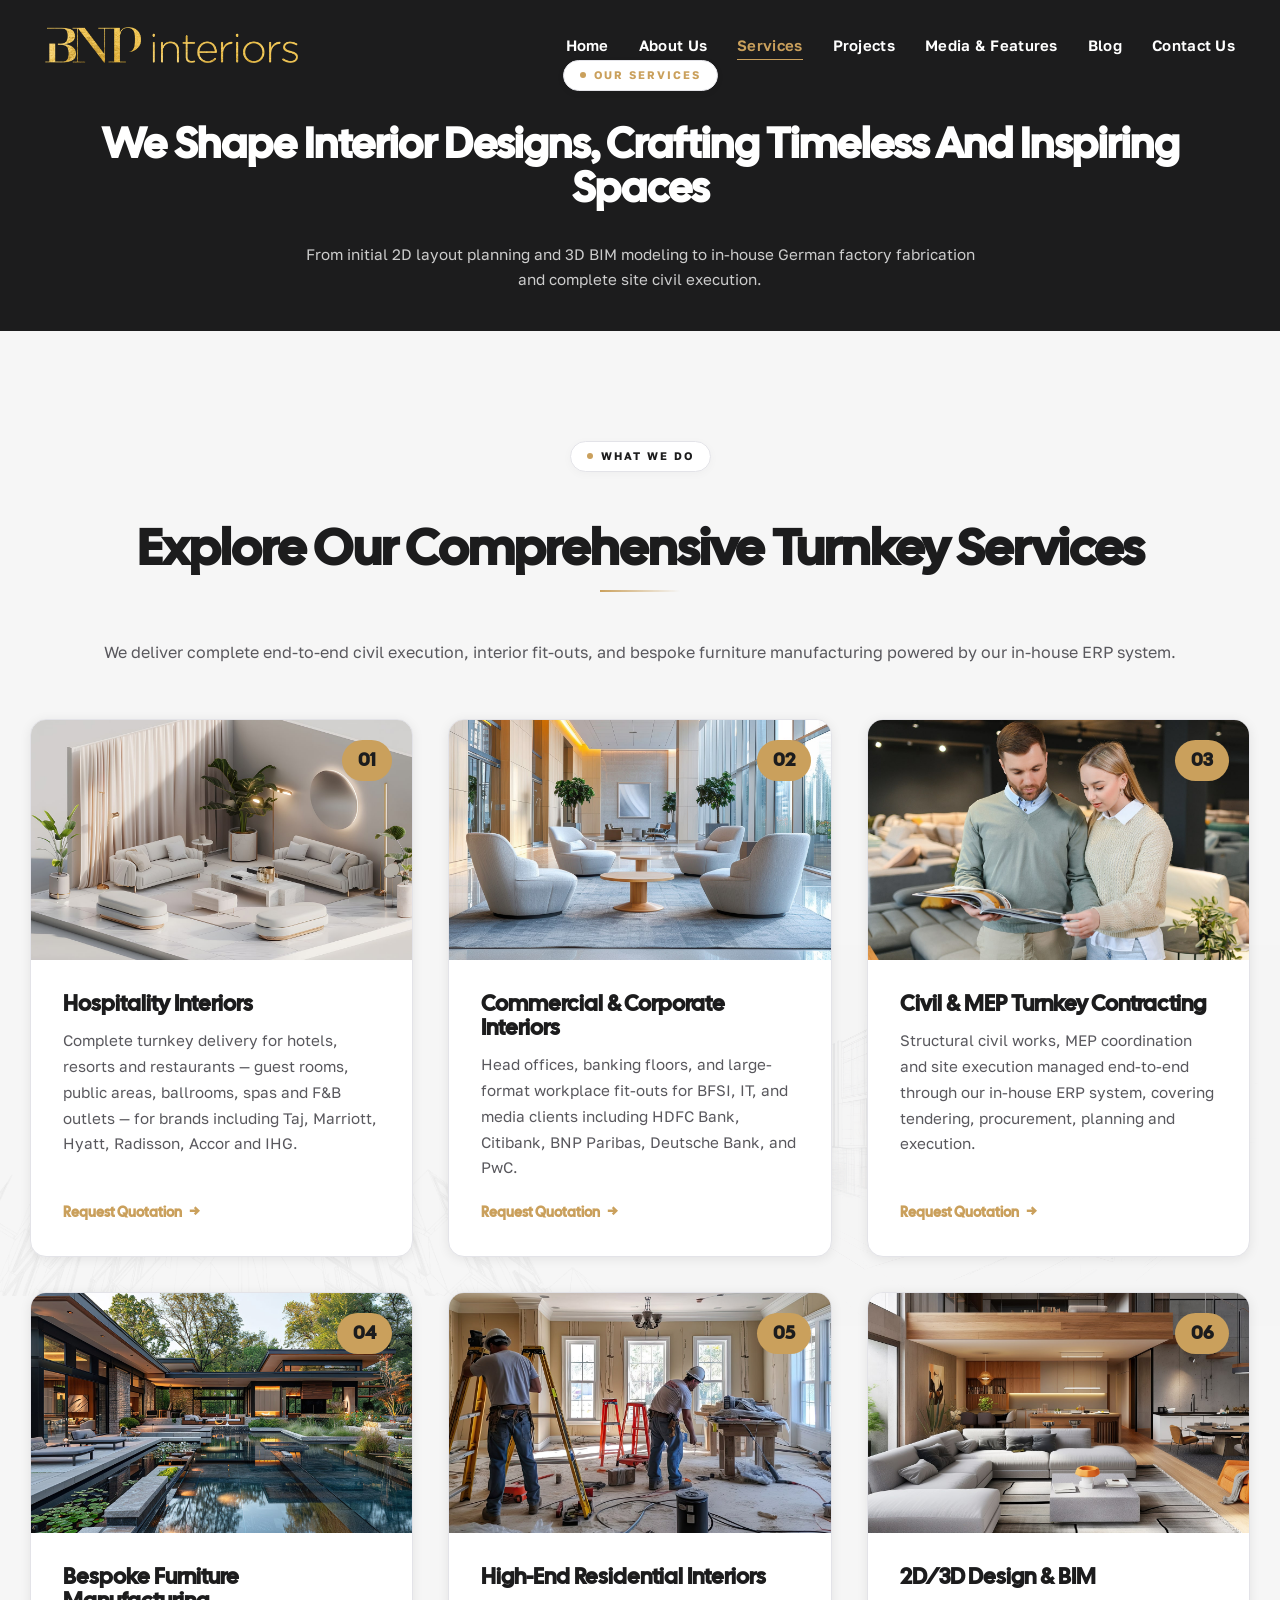
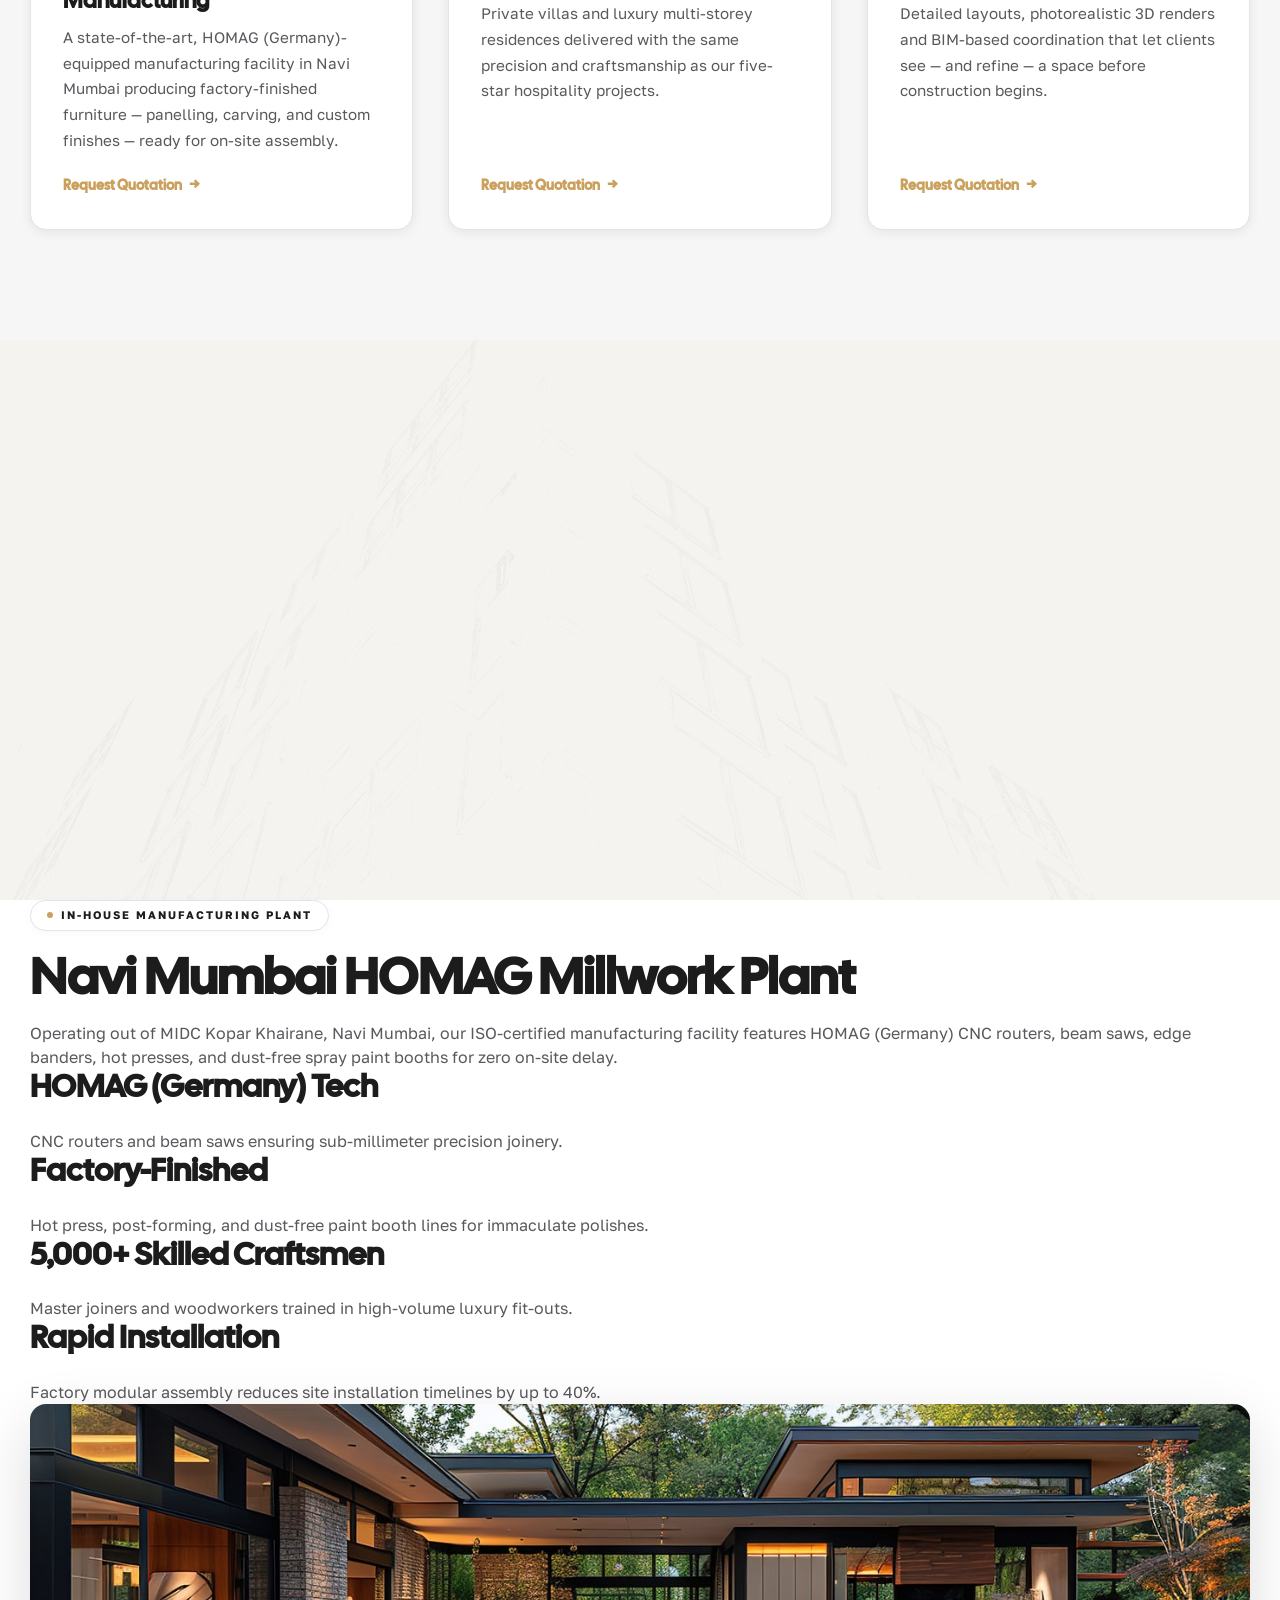
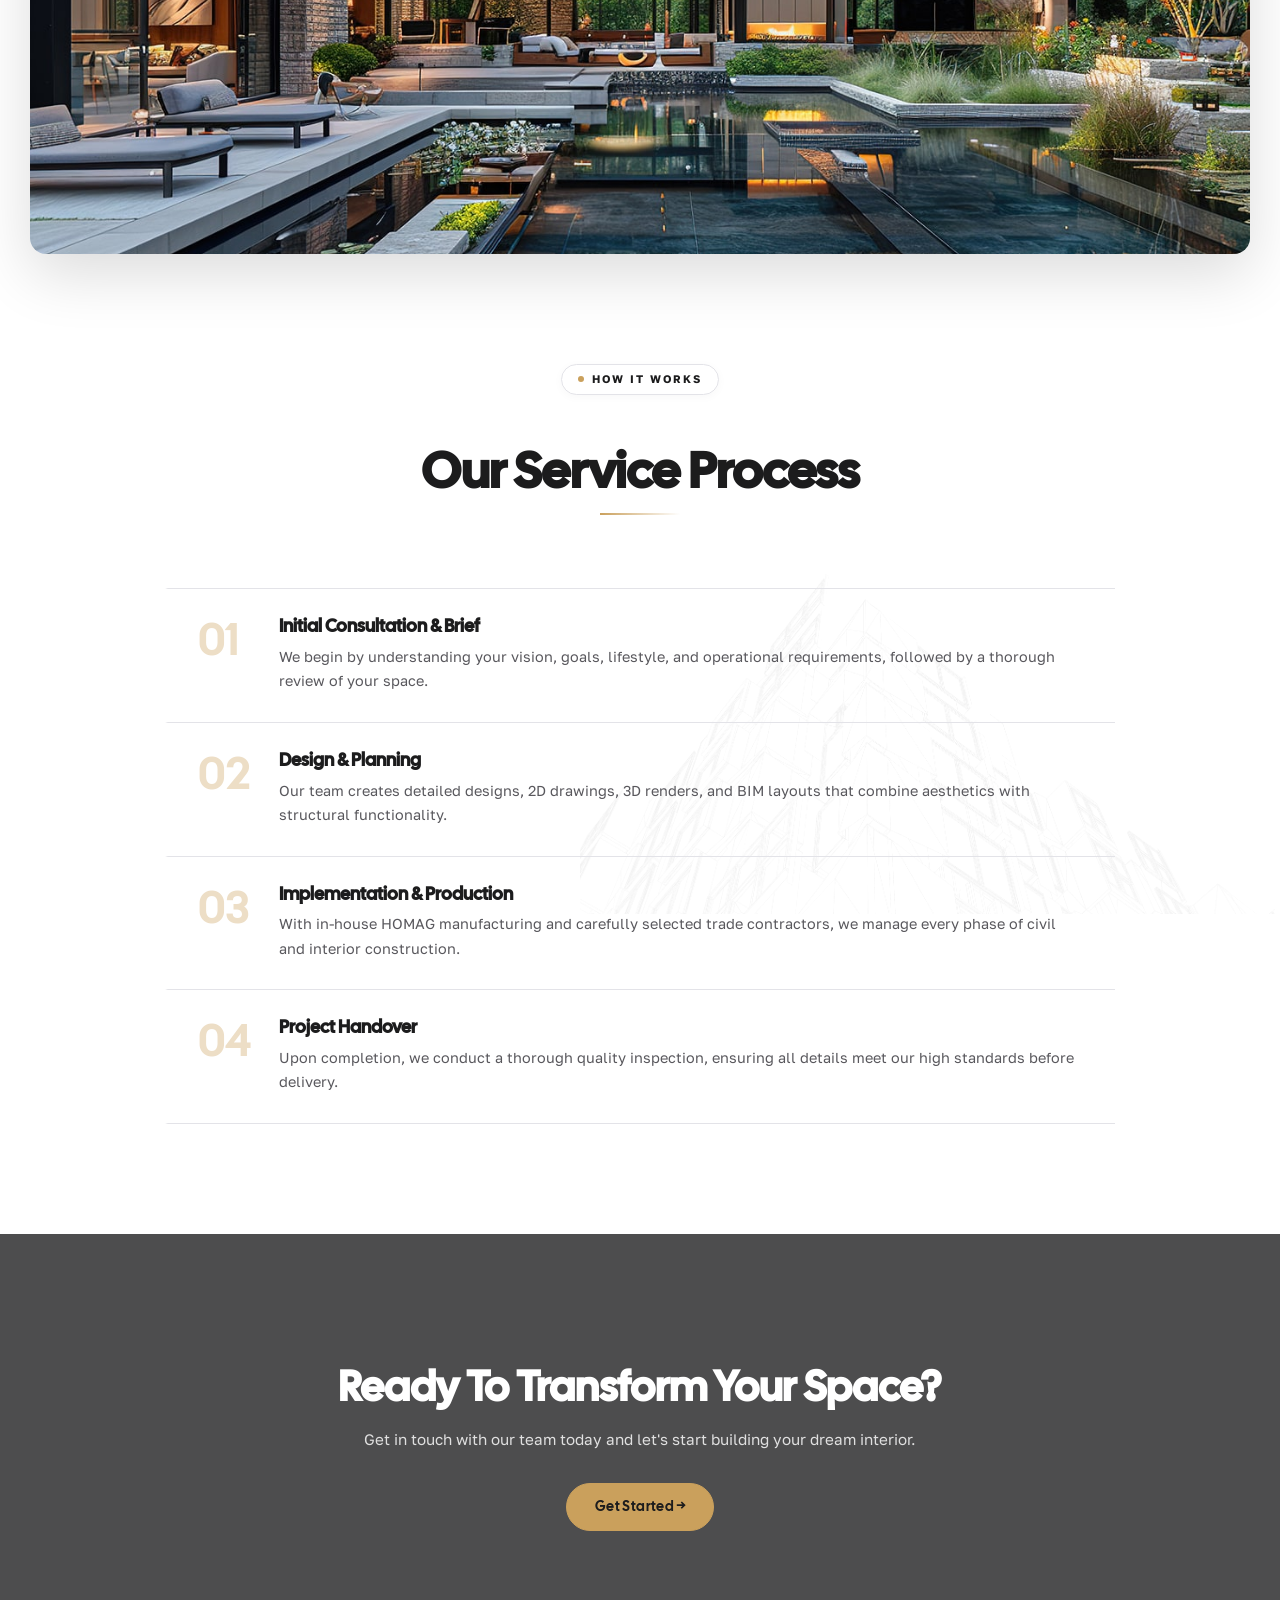
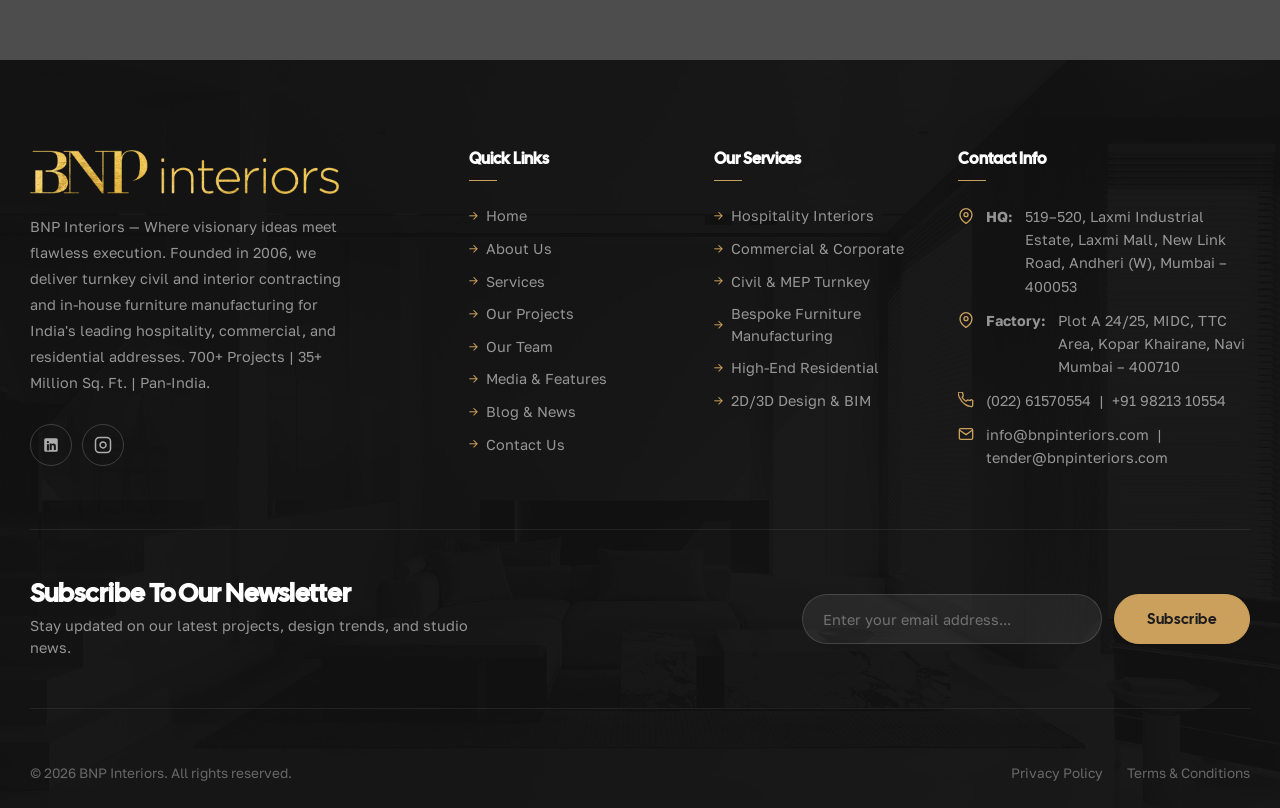
<file: services.html>
<!DOCTYPE html>
<html lang="en">
<head>
  <meta charset="UTF-8">
  <meta name="viewport" content="width=device-width, initial-scale=1.0">
  <title>Our Services – BNP Interiors Architecture & Turnkey Contracting</title>
  <meta name="description" content="Explore BNP Interiors's turnkey civil, MEP, interior contracting, and in-house furniture manufacturing capabilities for hospitality, corporate, and residential sectors.">
  <link rel="preconnect" href="https://fonts.googleapis.com">
  <link rel="preconnect" href="https://fonts.gstatic.com" crossorigin>
  <link href="https://fonts.googleapis.com/css2?family=Cal+Sans&family=Golos+Text:wght@400;500;600;700;800;900&display=swap" rel="stylesheet">
  <link rel="stylesheet" href="assets/css/style.css">
</head>
<body>
  <!-- PAGE LOADER -->
  <div class="page-loader" id="page-loader">
    <div class="loader-inner">
      <div class="loader-logo" style="display:flex;align-items:center;justify-content:center"><img src="assets/images/bnp-logo.png" alt="BNP Interiors" style="height:55px;width:auto"></div>
      <div class="loader-bar"><div class="loader-bar-fill"></div></div>
    </div>
  </div>

  <!-- HEADER -->
  <header class="site-header" id="site-header">
    <div class="header-inner">
      <a href="index.html" class="logo">
        <img src="assets/images/bnp-logo.png" alt="BNP Interiors Logo" style="height:36px;width:auto">
      </a>
      <nav class="main-nav" id="main-nav">
        <ul>
          <li><a href="index.html">Home</a></li>
          <li><a href="about.html">About Us</a></li>
          <li><a href="services.html" class="active">Services</a></li>
          <li><a href="projects.html">Projects</a></li>
          <li><a href="media.html" class="">Media & Features</a></li>
          <li><a href="blog.html" class="">Blog</a></li>
          <li><a href="contact.html">Contact Us</a></li>
        </ul>
      </nav>
      <div class="header-actions">
        <button class="menu-toggle" id="menu-toggle" aria-label="Toggle menu">
          <span></span><span></span><span></span>
        </button>
      </div>
    </div>
  </header>

  <!-- PAGE HERO BANNER (SERVICES 01 STYLE) -->
  <section class="section blueprint-grid-bg" style="background: var(--color-dark-rich); color: var(--color-white); padding: 60px 0 40px;">
    <div class="container" style="text-align:center;">
      <span class="section-tag" style="color: var(--color-primary);">OUR SERVICES</span>
      <h1 style="color: var(--color-white); margin-top: 12px; font-size: clamp(1.8rem, 3.5vw, 2.6rem);">
        We Shape Interior Designs, Crafting Timeless and Inspiring Spaces
      </h1>
      <p style="max-width: 680px; margin: 20px auto 0; color: #ccc; font-size: 0.95rem; line-height: 1.6;">
        From initial 2D layout planning and 3D BIM modeling to in-house German factory fabrication and complete site civil execution.
      </p>
    </div>
  </section>

  <!-- 6 MAIN SERVICES GRID (ANTRA SERVICES-01 CARD LAYOUT) -->
  <section class="section sketch-bg sketch-bg-both blueprint-grid-bg" style="background: var(--color-bg-light);">
    <div class="container">
      <div class="section-header centered" data-anim="fadeUp">
        <span class="section-tag">WHAT WE DO</span>
        <h2 class="section-title">Explore Our Comprehensive Turnkey Services</h2>
        <p class="section-desc">We deliver complete end-to-end civil execution, interior fit-outs, and bespoke furniture manufacturing powered by our in-house ERP system.</p>
      </div>

      <div style="display:grid; grid-template-columns: repeat(auto-fit, minmax(350px, 1fr)); gap:35px; margin-top:45px;" data-anim-stagger>
        
        <!-- CARD 01 -->
        <div style="background:var(--color-white); border-radius:var(--radius-lg); overflow:hidden; border:1px solid var(--color-border); box-shadow:var(--shadow-sm); transition:transform 0.4s var(--ease), box-shadow 0.4s var(--ease); display:flex; flex-direction:column;">
          <div style="position:relative; height:240px; overflow:hidden;">
            <img src="assets/images/service-1.jpg" alt="Hospitality Interiors" style="width:100%; height:100%; object-fit:cover; transition:transform 0.6s var(--ease);">
            <span style="position:absolute; top:20px; right:20px; background:var(--color-primary); color:var(--color-secondary); font-family:var(--font-heading); font-size:1.2rem; font-weight:800; padding:6px 16px; border-radius:var(--radius-pill);">01</span>
          </div>
          <div style="padding:32px; flex:1; display:flex; flex-direction:column; justify-content:space-between;">
            <div>
              <h3 style="font-size:1.4rem; color:var(--color-secondary); margin-bottom:12px;">Hospitality Interiors</h3>
              <p style="color:var(--color-text); line-height:1.7; font-size:0.95rem; margin-bottom:20px;">Complete turnkey delivery for hotels, resorts and restaurants — guest rooms, public areas, ballrooms, spas and F&B outlets — for brands including Taj, Marriott, Hyatt, Radisson, Accor and IHG.</p>
            </div>
            <a href="contact.html" style="display:inline-flex; align-items:center; gap:8px; font-family:var(--font-heading); font-size:0.9rem; color:var(--color-primary); font-weight:700;">Request Quotation <span style="font-size: 0.95rem;">→</span></a>
          </div>
        </div>

        <!-- CARD 02 -->
        <div style="background:var(--color-white); border-radius:var(--radius-lg); overflow:hidden; border:1px solid var(--color-border); box-shadow:var(--shadow-sm); transition:transform 0.4s var(--ease), box-shadow 0.4s var(--ease); display:flex; flex-direction:column;">
          <div style="position:relative; height:240px; overflow:hidden;">
            <img src="assets/images/service-2.jpg" alt="Commercial & Corporate Interiors" style="width:100%; height:100%; object-fit:cover; transition:transform 0.6s var(--ease);">
            <span style="position:absolute; top:20px; right:20px; background:var(--color-primary); color:var(--color-secondary); font-family:var(--font-heading); font-size:1.2rem; font-weight:800; padding:6px 16px; border-radius:var(--radius-pill);">02</span>
          </div>
          <div style="padding:32px; flex:1; display:flex; flex-direction:column; justify-content:space-between;">
            <div>
              <h3 style="font-size:1.4rem; color:var(--color-secondary); margin-bottom:12px;">Commercial & Corporate Interiors</h3>
              <p style="color:var(--color-text); line-height:1.7; font-size:0.95rem; margin-bottom:20px;">Head offices, banking floors, and large-format workplace fit-outs for BFSI, IT, and media clients including HDFC Bank, Citibank, BNP Paribas, Deutsche Bank, and PwC.</p>
            </div>
            <a href="contact.html" style="display:inline-flex; align-items:center; gap:8px; font-family:var(--font-heading); font-size:0.9rem; color:var(--color-primary); font-weight:700;">Request Quotation <span style="font-size: 0.95rem;">→</span></a>
          </div>
        </div>

        <!-- CARD 03 -->
        <div style="background:var(--color-white); border-radius:var(--radius-lg); overflow:hidden; border:1px solid var(--color-border); box-shadow:var(--shadow-sm); transition:transform 0.4s var(--ease), box-shadow 0.4s var(--ease); display:flex; flex-direction:column;">
          <div style="position:relative; height:240px; overflow:hidden;">
            <img src="assets/images/service-3.jpg" alt="Civil & MEP Turnkey Contracting" style="width:100%; height:100%; object-fit:cover; transition:transform 0.6s var(--ease);">
            <span style="position:absolute; top:20px; right:20px; background:var(--color-primary); color:var(--color-secondary); font-family:var(--font-heading); font-size:1.2rem; font-weight:800; padding:6px 16px; border-radius:var(--radius-pill);">03</span>
          </div>
          <div style="padding:32px; flex:1; display:flex; flex-direction:column; justify-content:space-between;">
            <div>
              <h3 style="font-size:1.4rem; color:var(--color-secondary); margin-bottom:12px;">Civil & MEP Turnkey Contracting</h3>
              <p style="color:var(--color-text); line-height:1.7; font-size:0.95rem; margin-bottom:20px;">Structural civil works, MEP coordination and site execution managed end-to-end through our in-house ERP system, covering tendering, procurement, planning and execution.</p>
            </div>
            <a href="contact.html" style="display:inline-flex; align-items:center; gap:8px; font-family:var(--font-heading); font-size:0.9rem; color:var(--color-primary); font-weight:700;">Request Quotation <span style="font-size: 0.95rem;">→</span></a>
          </div>
        </div>

        <!-- CARD 04 -->
        <div style="background:var(--color-white); border-radius:var(--radius-lg); overflow:hidden; border:1px solid var(--color-border); box-shadow:var(--shadow-sm); transition:transform 0.4s var(--ease), box-shadow 0.4s var(--ease); display:flex; flex-direction:column;">
          <div style="position:relative; height:240px; overflow:hidden;">
            <img src="assets/images/service-4.jpg" alt="Bespoke Furniture Manufacturing" style="width:100%; height:100%; object-fit:cover; transition:transform 0.6s var(--ease);">
            <span style="position:absolute; top:20px; right:20px; background:var(--color-primary); color:var(--color-secondary); font-family:var(--font-heading); font-size:1.2rem; font-weight:800; padding:6px 16px; border-radius:var(--radius-pill);">04</span>
          </div>
          <div style="padding:32px; flex:1; display:flex; flex-direction:column; justify-content:space-between;">
            <div>
              <h3 style="font-size:1.4rem; color:var(--color-secondary); margin-bottom:12px;">Bespoke Furniture Manufacturing</h3>
              <p style="color:var(--color-text); line-height:1.7; font-size:0.95rem; margin-bottom:20px;">A state-of-the-art, HOMAG (Germany)-equipped manufacturing facility in Navi Mumbai producing factory-finished furniture — panelling, carving, and custom finishes — ready for on-site assembly.</p>
            </div>
            <a href="contact.html" style="display:inline-flex; align-items:center; gap:8px; font-family:var(--font-heading); font-size:0.9rem; color:var(--color-primary); font-weight:700;">Request Quotation <span style="font-size: 0.95rem;">→</span></a>
          </div>
        </div>

        <!-- CARD 05 -->
        <div style="background:var(--color-white); border-radius:var(--radius-lg); overflow:hidden; border:1px solid var(--color-border); box-shadow:var(--shadow-sm); transition:transform 0.4s var(--ease), box-shadow 0.4s var(--ease); display:flex; flex-direction:column;">
          <div style="position:relative; height:240px; overflow:hidden;">
            <img src="assets/images/service-5.jpg" alt="High-End Residential Interiors" style="width:100%; height:100%; object-fit:cover; transition:transform 0.6s var(--ease);">
            <span style="position:absolute; top:20px; right:20px; background:var(--color-primary); color:var(--color-secondary); font-family:var(--font-heading); font-size:1.2rem; font-weight:800; padding:6px 16px; border-radius:var(--radius-pill);">05</span>
          </div>
          <div style="padding:32px; flex:1; display:flex; flex-direction:column; justify-content:space-between;">
            <div>
              <h3 style="font-size:1.4rem; color:var(--color-secondary); margin-bottom:12px;">High-End Residential Interiors</h3>
              <p style="color:var(--color-text); line-height:1.7; font-size:0.95rem; margin-bottom:20px;">Private villas and luxury multi-storey residences delivered with the same precision and craftsmanship as our five-star hospitality projects.</p>
            </div>
            <a href="contact.html" style="display:inline-flex; align-items:center; gap:8px; font-family:var(--font-heading); font-size:0.9rem; color:var(--color-primary); font-weight:700;">Request Quotation <span style="font-size: 0.95rem;">→</span></a>
          </div>
        </div>

        <!-- CARD 06 -->
        <div style="background:var(--color-white); border-radius:var(--radius-lg); overflow:hidden; border:1px solid var(--color-border); box-shadow:var(--shadow-sm); transition:transform 0.4s var(--ease), box-shadow 0.4s var(--ease); display:flex; flex-direction:column;">
          <div style="position:relative; height:240px; overflow:hidden;">
            <img src="assets/images/service-6.jpg" alt="2D/3D Design & BIM" style="width:100%; height:100%; object-fit:cover; transition:transform 0.6s var(--ease);">
            <span style="position:absolute; top:20px; right:20px; background:var(--color-primary); color:var(--color-secondary); font-family:var(--font-heading); font-size:1.2rem; font-weight:800; padding:6px 16px; border-radius:var(--radius-pill);">06</span>
          </div>
          <div style="padding:32px; flex:1; display:flex; flex-direction:column; justify-content:space-between;">
            <div>
              <h3 style="font-size:1.4rem; color:var(--color-secondary); margin-bottom:12px;">2D/3D Design & BIM</h3>
              <p style="color:var(--color-text); line-height:1.7; font-size:0.95rem; margin-bottom:20px;">Detailed layouts, photorealistic 3D renders and BIM-based coordination that let clients see — and refine — a space before construction begins.</p>
            </div>
            <a href="contact.html" style="display:inline-flex; align-items:center; gap:8px; font-family:var(--font-heading); font-size:0.9rem; color:var(--color-primary); font-weight:700;">Request Quotation <span style="font-size: 0.95rem;">→</span></a>
          </div>
        </div>

      </div>
    </div>
  </section>

  <!-- EXPERTISE & PROGRESS BARS SECTION (MATCHING SERVICES-01 LAYOUT) -->
  <section class="section sketch-bg sketch-bg-floorplan blueprint-grid-bg" style="background: var(--color-bg-section);">
    <div class="container">
      <div style="display:grid; grid-template-columns: 1fr 1fr; gap:60px; align-items:center;" data-anim="fadeUp">
        
        <!-- LEFT COLUMN: TITLE & CTA -->
        <div>
          <span class="section-tag">OUR EXPERTISE</span>
          <h2 class="section-title" style="font-size: clamp(1.6rem, 3vw, 2.2rem); margin-top:10px;">
            Trusted Expert in Architectural Design and Innovation
          </h2>
          <p class="section-desc" style="margin-bottom:30px; font-size:1rem; line-height: 1.6;">
            We specialize in transforming visions into reality. Our team brings decades of experience across residential, commercial, and hospitality contracting disciplines, backed by an in-house ERP system and state-of-the-art HOMAG machinery.
          </p>
          <a href="contact.html" class="btn btn-primary" style="padding: 16px 36px;">Work With Us →</a>
        </div>

        <!-- RIGHT COLUMN: PROGRESS GAUGES -->
        <div>
          <div style="margin-bottom:28px;">
            <div style="display:flex; justify-content:space-between; margin-bottom:10px; font-weight:700; color:var(--color-secondary);">
              <span>3D Visualization & BIM</span>
              <span style="color:var(--color-primary);">95%</span>
            </div>
            <div style="height:10px; background:var(--color-white); border-radius:10px; overflow:hidden; box-shadow:inset 0 1px 3px rgba(0,0,0,0.1);">
              <div style="width:95%; height:100%; background:var(--color-primary); border-radius:10px;"></div>
            </div>
          </div>

          <div style="margin-bottom:28px;">
            <div style="display:flex; justify-content:space-between; margin-bottom:10px; font-weight:700; color:var(--color-secondary);">
              <span>Furniture Manufacturing & Craftsmanship</span>
              <span style="color:var(--color-primary);">92%</span>
            </div>
            <div style="height:10px; background:var(--color-white); border-radius:10px; overflow:hidden; box-shadow:inset 0 1px 3px rgba(0,0,0,0.1);">
              <div style="width:92%; height:100%; background:var(--color-primary); border-radius:10px;"></div>
            </div>
          </div>

          <div style="margin-bottom:28px;">
            <div style="display:flex; justify-content:space-between; margin-bottom:10px; font-weight:700; color:var(--color-secondary);">
              <span>Interior Design & Space Planning</span>
              <span style="color:var(--color-primary);">90%</span>
            </div>
            <div style="height:10px; background:var(--color-white); border-radius:10px; overflow:hidden; box-shadow:inset 0 1px 3px rgba(0,0,0,0.1);">
              <div style="width:90%; height:100%; background:var(--color-primary); border-radius:10px;"></div>
            </div>
          </div>

          <div style="margin-bottom:28px;">
            <div style="display:flex; justify-content:space-between; margin-bottom:10px; font-weight:700; color:var(--color-secondary);">
              <span>Project & Vendor Management (ERP)</span>
              <span style="color:var(--color-primary);">90%</span>
            </div>
            <div style="height:10px; background:var(--color-white); border-radius:10px; overflow:hidden; box-shadow:inset 0 1px 3px rgba(0,0,0,0.1);">
              <div style="width:90%; height:100%; background:var(--color-primary); border-radius:10px;"></div>
            </div>
          </div>

          <div>
            <div style="display:flex; justify-content:space-between; margin-bottom:10px; font-weight:700; color:var(--color-secondary);">
              <span>Civil & MEP Execution</span>
              <span style="color:var(--color-primary);">88%</span>
            </div>
            <div style="height:10px; background:var(--color-white); border-radius:10px; overflow:hidden; box-shadow:inset 0 1px 3px rgba(0,0,0,0.1);">
              <div style="width:88%; height:100%; background:var(--color-primary); border-radius:10px;"></div>
            </div>
          </div>
        </div>

      </div>
    </div>
  </section>

  <!-- NAVI MUMBAI MANUFACTURING PLANT SHOWCASE -->
  <section class="manufacturing-highlight" id="manufacturing">
    <div class="container">
      <div class="manufacturing-grid">
        <div data-anim="fadeRight">
          <span class="section-tag">IN-HOUSE MANUFACTURING PLANT</span>
          <h2 class="section-title">Navi Mumbai HOMAG Millwork Plant</h2>
          <p class="section-desc">Operating out of MIDC Kopar Khairane, Navi Mumbai, our ISO-certified manufacturing facility features HOMAG (Germany) CNC routers, beam saws, edge banders, hot presses, and dust-free spray paint booths for zero on-site delay.</p>

          <div class="mfg-specs">
            <div class="mfg-spec-card">
              <h4>HOMAG (Germany) Tech</h4>
              <p>CNC routers and beam saws ensuring sub-millimeter precision joinery.</p>
            </div>
            <div class="mfg-spec-card">
              <h4>Factory-Finished</h4>
              <p>Hot press, post-forming, and dust-free paint booth lines for immaculate polishes.</p>
            </div>
            <div class="mfg-spec-card">
              <h4>5,000+ Skilled Craftsmen</h4>
              <p>Master joiners and woodworkers trained in high-volume luxury fit-outs.</p>
            </div>
            <div class="mfg-spec-card">
              <h4>Rapid Installation</h4>
              <p>Factory modular assembly reduces site installation timelines by up to 40%.</p>
            </div>
          </div>
        </div>

        <div data-anim="fadeLeft">
          <img src="assets/images/service-4.jpg" alt="Navi Mumbai Furniture Manufacturing Facility" style="width:100%; height:450px; object-fit:cover; border-radius:var(--radius-lg); box-shadow:var(--shadow-lg);">
        </div>
      </div>
    </div>
  </section>

  <!-- HOW IT WORKS (SERVICES-01 PROCESS) -->
  <section class="section sketch-bg sketch-bg-1 blueprint-grid-bg">
    <div class="container">
      <div class="section-header centered" data-anim="fadeUp">
        <span class="section-tag">HOW IT WORKS</span>
        <h2 class="section-title">Our Service Process</h2>
      </div>

      <div class="process-steps" style="max-width:950px; margin:45px auto 0;" data-anim-stagger>
        <div class="process-step">
          <div class="step-num">01</div>
          <div class="step-body">
            <h3>Initial Consultation & Brief</h3>
            <p>We begin by understanding your vision, goals, lifestyle, and operational requirements, followed by a thorough review of your space.</p>
          </div>
        </div>

        <div class="process-step">
          <div class="step-num">02</div>
          <div class="step-body">
            <h3>Design & Planning</h3>
            <p>Our team creates detailed designs, 2D drawings, 3D renders, and BIM layouts that combine aesthetics with structural functionality.</p>
          </div>
        </div>

        <div class="process-step">
          <div class="step-num">03</div>
          <div class="step-body">
            <h3>Implementation & Production</h3>
            <p>With in-house HOMAG manufacturing and carefully selected trade contractors, we manage every phase of civil and interior construction.</p>
          </div>
        </div>

        <div class="process-step">
          <div class="step-num">04</div>
          <div class="step-body">
            <h3>Project Handover</h3>
            <p>Upon completion, we conduct a thorough quality inspection, ensuring all details meet our high standards before delivery.</p>
          </div>
        </div>
      </div>
    </div>
  </section>

  <!-- READY TO TRANSFORM YOUR SPACE (SERVICES-01 CTA BANNER) -->
  <section class="cta-section" style="background-image: url('assets/images/foter-bg.jpg')">
    <div class="cta-overlay"></div>
    <div class="container">
      <div class="cta-content" data-anim="fadeUp" style="text-align:center;">
        <h2 style="font-size: clamp(1.8rem, 3.5vw, 2.6rem);">Ready to Transform Your Space?</h2>
        <p style="max-width:650px; margin:16px auto 30px; font-size: 0.95rem; color:#e0e0e0;">Get in touch with our team today and let's start building your dream interior.</p>
        <a href="contact.html" class="btn btn-primary" style="padding: 12px 28px; font-size: 0.9rem;">Get Started →</a>
      </div>
    </div>
  </section>

    <!-- FOOTER -->
  <footer class="site-footer" style="background-image: url('assets/images/foter-bg.jpg')">
    <div class="footer-overlay"></div>
    <div class="container">
      <div class="footer-grid">
        <div class="footer-brand">
          <a href="index.html" class="footer-logo">
            <img src="assets/images/bnp-logo.png" alt="BNP Interiors Logo" style="height:44px;width:auto">
          </a>
          <p>BNP Interiors — Where visionary ideas meet flawless execution. Founded in 2006, we deliver turnkey civil and interior contracting and in-house furniture manufacturing for India's leading hospitality, commercial, and residential addresses. 700+ Projects | 35+ Million Sq. Ft. | Pan-India.</p>
          <div class="footer-social">
            <a href="https://www.linkedin.com/company/bnpinteriorsindia/" target="_blank" aria-label="LinkedIn"><svg width="18" height="18" viewBox="0 0 24 24" fill="currentColor"><path d="M19 3a2 2 0 0 1 2 2v14a2 2 0 0 1-2 2H5a2 2 0 0 1-2-2V5a2 2 0 0 1 2-2h14m-.5 15.5v-5.3a3.26 3.26 0 0 0-3.26-3.26c-.85 0-1.84.52-2.28 1.3v-1.11h-2.79v8.37h2.79v-4.93c0-.77.62-1.4 1.39-1.4a1.4 1.4 0 0 1 1.4 1.4v4.93h2.75M6.46 10.9v8.37H9.25V10.9H6.46M7.86 6.75a1.46 1.46 0 1 0 0 2.92 1.46 1.46 0 0 0 0-2.92z"/></svg></a>
            <a href="https://instagram.com/bnpinteriors" target="_blank" aria-label="Instagram"><svg width="18" height="18" viewBox="0 0 24 24" fill="none" stroke="currentColor" stroke-width="2"><rect x="2" y="2" width="20" height="20" rx="5" ry="5"/><path d="M16 11.37A4 4 0 1112.63 8 4 4 0 0116 11.37z"/><line x1="17.5" y1="6.5" x2="17.51" y2="6.5"/></svg></a>
          </div>
        </div>

        <div class="footer-col">
          <h4>Quick Links</h4>
          <ul>
            <li><a href="index.html">Home</a></li>
            <li><a href="about.html">About Us</a></li>
            <li><a href="services.html">Services</a></li>
            <li><a href="projects.html">Our Projects</a></li>
            <li><a href="team.html">Our Team</a></li>
            <li><a href="media.html">Media & Features</a></li>
            <li><a href="blog.html">Blog & News</a></li>
            <li><a href="contact.html">Contact Us</a></li>
          </ul>
        </div>

        <div class="footer-col">
          <h4>Our Services</h4>
          <ul>
            <li><a href="services.html">Hospitality Interiors</a></li>
            <li><a href="services.html">Commercial & Corporate</a></li>
            <li><a href="services.html">Civil & MEP Turnkey</a></li>
            <li><a href="services.html#manufacturing">Bespoke Furniture Manufacturing</a></li>
            <li><a href="services.html">High-End Residential</a></li>
            <li><a href="services.html">2D/3D Design & BIM</a></li>
          </ul>
        </div>

        <div class="footer-col">
          <h4>Contact Info</h4>
          <ul class="footer-contact-list">
            <li>
              <svg width="16" height="16" viewBox="0 0 24 24" fill="none" stroke="currentColor" stroke-width="2"><path d="M21 10c0 7-9 13-9 13s-9-6-9-13a9 9 0 0118 0z"/><circle cx="12" cy="10" r="3"/></svg>
              <strong>HQ:</strong> 519–520, Laxmi Industrial Estate, Laxmi Mall, New Link Road, Andheri (W), Mumbai – 400053
            </li>
            <li>
              <svg width="16" height="16" viewBox="0 0 24 24" fill="none" stroke="currentColor" stroke-width="2"><path d="M21 10c0 7-9 13-9 13s-9-6-9-13a9 9 0 0118 0z"/><circle cx="12" cy="10" r="3"/></svg>
              <strong>Factory:</strong> Plot A 24/25, MIDC, TTC Area, Kopar Khairane, Navi Mumbai – 400710
            </li>
            <li>
              <svg width="16" height="16" viewBox="0 0 24 24" fill="none" stroke="currentColor" stroke-width="2"><path d="M22 16.92v3a2 2 0 01-2.18 2 19.79 19.79 0 01-8.63-3.07A19.5 19.5 0 013.07 9.81 19.79 19.79 0 01.01 1.18 2 2 0 012 0h3a2 2 0 012 1.72c.127.96.361 1.903.7 2.81a2 2 0 01-.45 2.11L6.09 7.91a16 16 0 006 6l1.27-1.27a2 2 0 012.11-.45c.907.339 1.85.573 2.81.7A2 2 0 0122 14.92z"/></svg>
              (022) 61570554 &nbsp;|&nbsp; +91 98213 10554
            </li>
            <li>
              <svg width="16" height="16" viewBox="0 0 24 24" fill="none" stroke="currentColor" stroke-width="2"><path d="M4 4h16c1.1 0 2 .9 2 2v12c0 1.1-.9 2-2 2H4c-1.1 0-2-.9-2-2V6c0-1.1.9-2 2-2z"/><polyline points="22,6 12,13 2,6"/></svg>
              info@bnpinteriors.com &nbsp;|&nbsp; tender@bnpinteriors.com
            </li>
          </ul>
        </div>
      </div>

      <div class="footer-newsletter">
        <div class="newsletter-content">
          <h4>Subscribe to our newsletter</h4>
          <p>Stay updated on our latest projects, design trends, and studio news.</p>
        </div>
        <form class="newsletter-form" id="newsletter-form">
          <input type="email" placeholder="Enter your email address..." required id="newsletter-email">
          <button type="submit" class="btn btn-primary">Subscribe</button>
        </form>
      </div>

      <div class="footer-bottom">
        <p>© 2026 BNP Interiors. All rights reserved.</p>
        <div class="footer-bottom-links">
          <a href="#">Privacy Policy</a>
          <a href="#">Terms & Conditions</a>
        </div>
      </div>
    </div>
  </footer>

  <button class="scroll-top" id="scroll-top" aria-label="Scroll to top">↑</button>
  <script src="assets/js/main.js"></script>
</body>
</html>
</file>
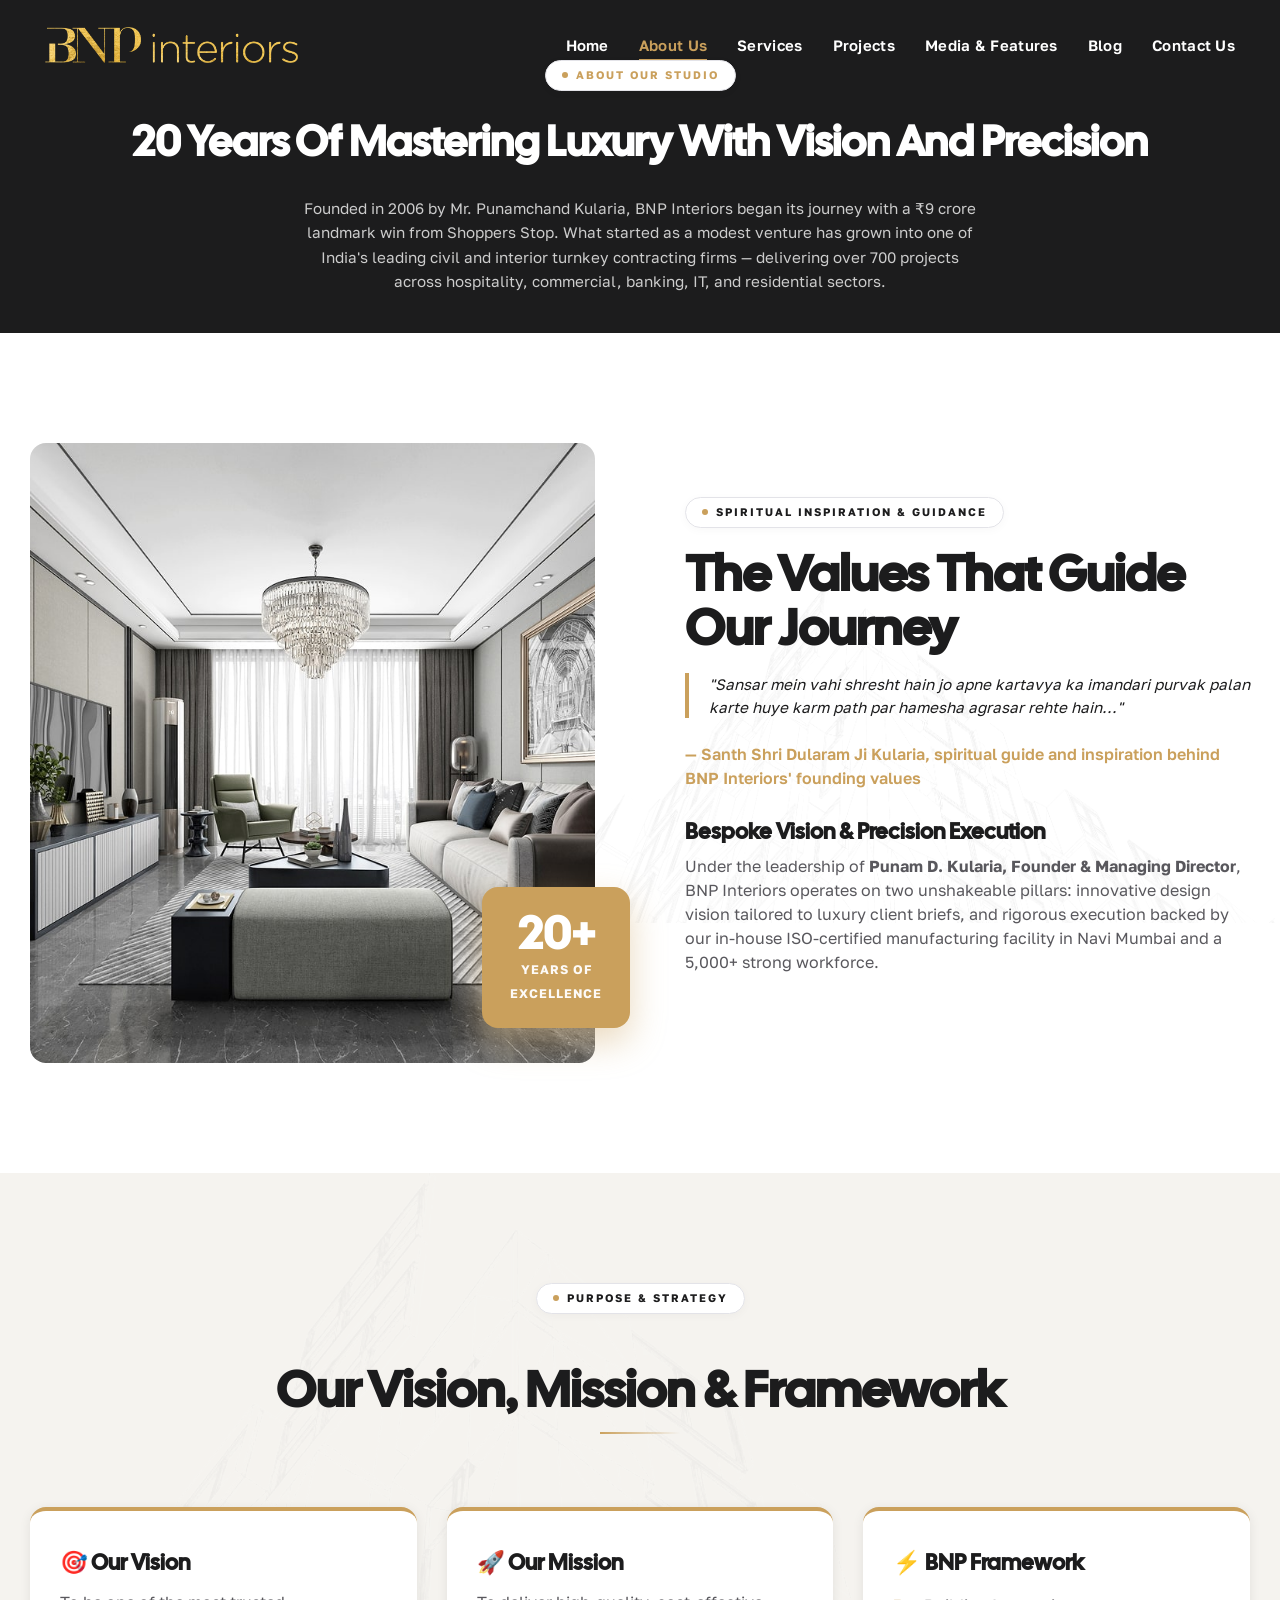
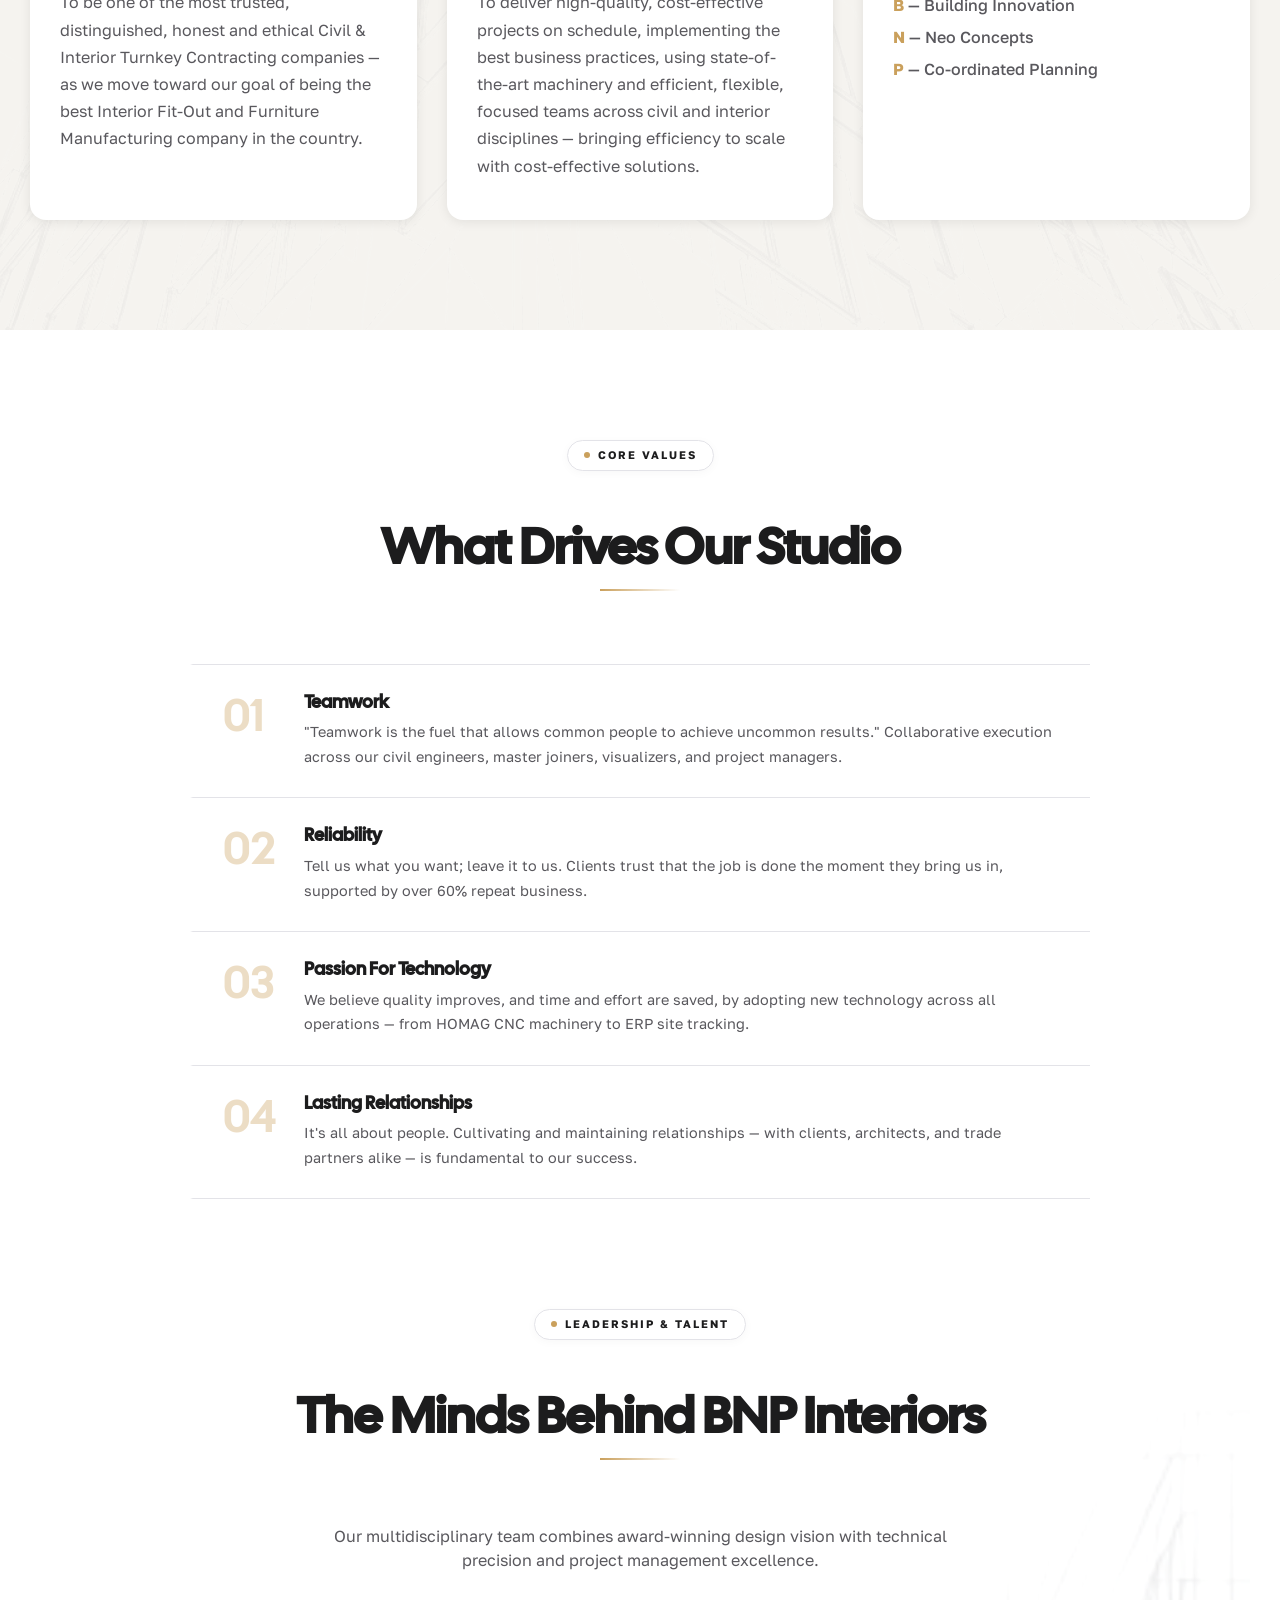
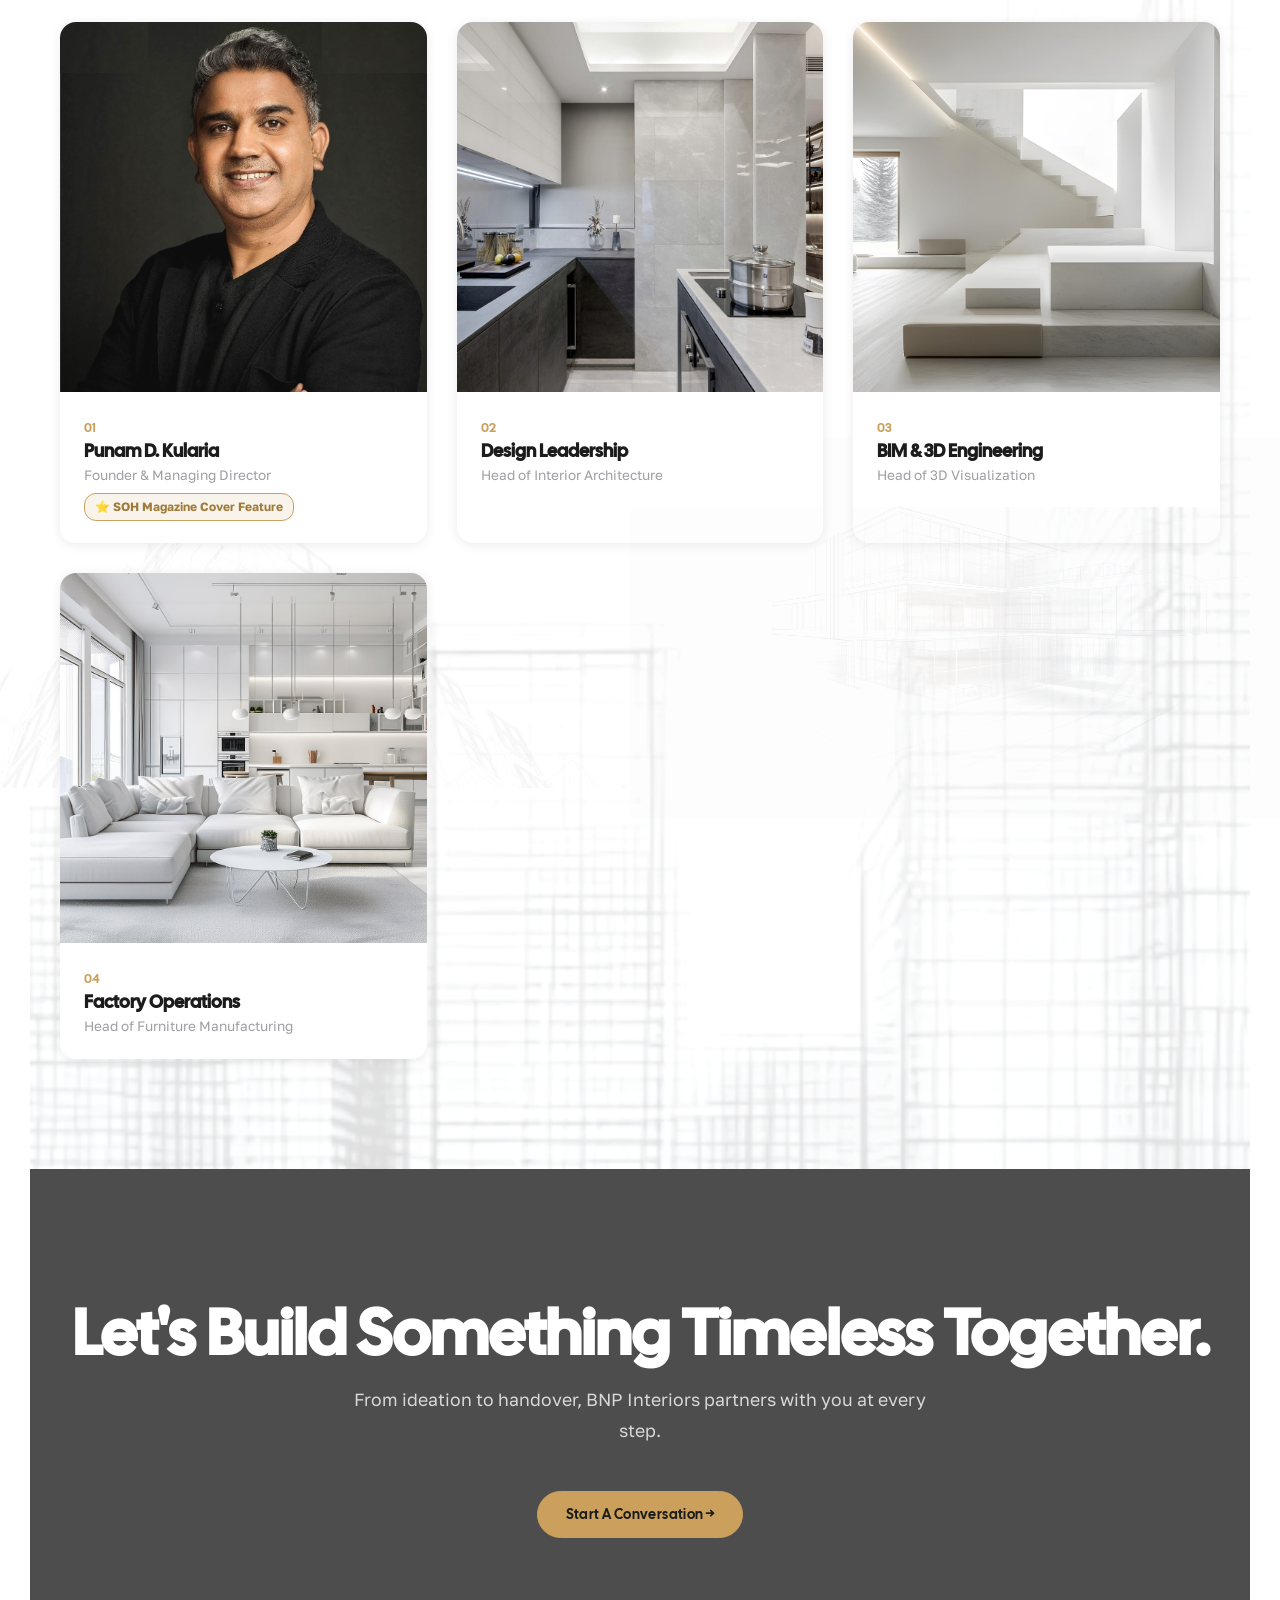
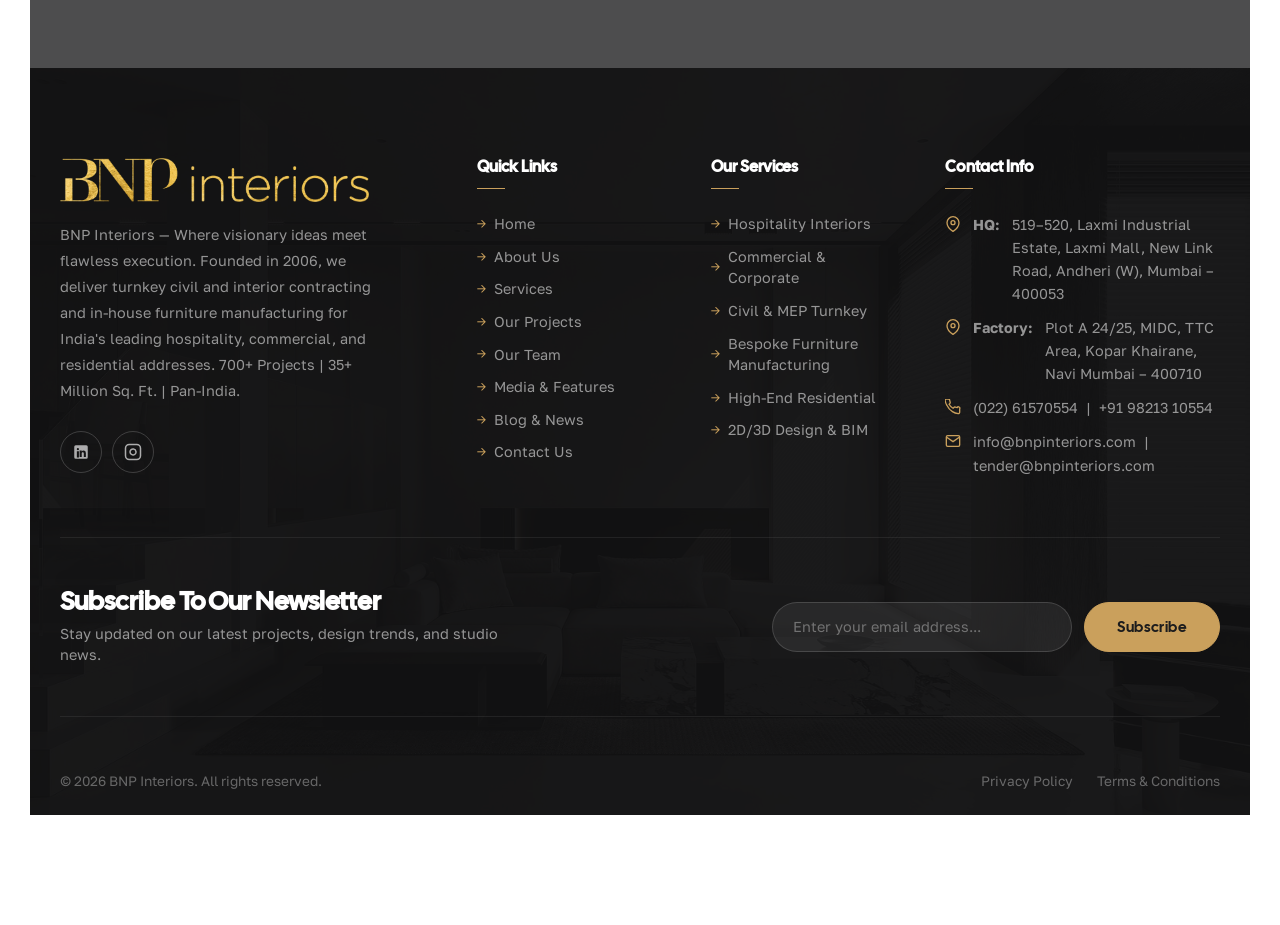
<file: team.html>
<!DOCTYPE html>
<html lang="en">
<head>
  <meta charset="UTF-8">
  <meta http-equiv="refresh" content="0;url=about.html#team">
  <title>Redirecting to About Us – BNP Interiors</title>
  <script>window.location.href = "about.html#team";</script>
</head>
<body>
  <p>Redirecting to <a href="about.html#team">About Us (Leadership & Team)</a>...</p>

  <!-- FOOTER -->
  <footer class="site-footer" style="background-image: url('assets/images/foter-bg.jpg')">
    <div class="footer-overlay"></div>
    <div class="container">
      <div class="footer-grid">
        <div class="footer-brand">
          <a href="index.html" class="footer-logo">
            <img src="assets/images/bnp-logo.png" alt="BNP Interiors Logo" style="height:44px;width:auto">
          </a>
          <p>BNP Interiors — Where visionary ideas meet flawless execution. Founded in 2006, we deliver turnkey civil and interior contracting and in-house furniture manufacturing for India's leading hospitality, commercial, and residential addresses. 700+ Projects | 35+ Million Sq. Ft. | Pan-India.</p>
          <div class="footer-social">
            <a href="https://www.linkedin.com/company/bnpinteriorsindia/" target="_blank" aria-label="LinkedIn"><svg width="18" height="18" viewBox="0 0 24 24" fill="currentColor"><path d="M19 3a2 2 0 0 1 2 2v14a2 2 0 0 1-2 2H5a2 2 0 0 1-2-2V5a2 2 0 0 1 2-2h14m-.5 15.5v-5.3a3.26 3.26 0 0 0-3.26-3.26c-.85 0-1.84.52-2.28 1.3v-1.11h-2.79v8.37h2.79v-4.93c0-.77.62-1.4 1.39-1.4a1.4 1.4 0 0 1 1.4 1.4v4.93h2.75M6.46 10.9v8.37H9.25V10.9H6.46M7.86 6.75a1.46 1.46 0 1 0 0 2.92 1.46 1.46 0 0 0 0-2.92z"/></svg></a>
            <a href="https://instagram.com/bnpinteriors" target="_blank" aria-label="Instagram"><svg width="18" height="18" viewBox="0 0 24 24" fill="none" stroke="currentColor" stroke-width="2"><rect x="2" y="2" width="20" height="20" rx="5" ry="5"/><path d="M16 11.37A4 4 0 1112.63 8 4 4 0 0116 11.37z"/><line x1="17.5" y1="6.5" x2="17.51" y2="6.5"/></svg></a>
          </div>
        </div>

        <div class="footer-col">
          <h4>Quick Links</h4>
          <ul>
            <li><a href="index.html">Home</a></li>
            <li><a href="about.html">About Us</a></li>
            <li><a href="services.html">Services</a></li>
            <li><a href="projects.html">Our Projects</a></li>
            <li><a href="team.html">Our Team</a></li>
            <li><a href="media.html">Media & Features</a></li>
            <li><a href="blog.html">Blog & News</a></li>
            <li><a href="contact.html">Contact Us</a></li>
          </ul>
        </div>

        <div class="footer-col">
          <h4>Our Services</h4>
          <ul>
            <li><a href="services.html">Hospitality Interiors</a></li>
            <li><a href="services.html">Commercial & Corporate</a></li>
            <li><a href="services.html">Civil & MEP Turnkey</a></li>
            <li><a href="services.html#manufacturing">Bespoke Furniture Manufacturing</a></li>
            <li><a href="services.html">High-End Residential</a></li>
            <li><a href="services.html">2D/3D Design & BIM</a></li>
          </ul>
        </div>

        <div class="footer-col">
          <h4>Contact Info</h4>
          <ul class="footer-contact-list">
            <li>
              <svg width="16" height="16" viewBox="0 0 24 24" fill="none" stroke="currentColor" stroke-width="2"><path d="M21 10c0 7-9 13-9 13s-9-6-9-13a9 9 0 0118 0z"/><circle cx="12" cy="10" r="3"/></svg>
              <strong>HQ:</strong> 519–520, Laxmi Industrial Estate, Laxmi Mall, New Link Road, Andheri (W), Mumbai – 400053
            </li>
            <li>
              <svg width="16" height="16" viewBox="0 0 24 24" fill="none" stroke="currentColor" stroke-width="2"><path d="M21 10c0 7-9 13-9 13s-9-6-9-13a9 9 0 0118 0z"/><circle cx="12" cy="10" r="3"/></svg>
              <strong>Factory:</strong> Plot A 24/25, MIDC, TTC Area, Kopar Khairane, Navi Mumbai – 400710
            </li>
            <li>
              <svg width="16" height="16" viewBox="0 0 24 24" fill="none" stroke="currentColor" stroke-width="2"><path d="M22 16.92v3a2 2 0 01-2.18 2 19.79 19.79 0 01-8.63-3.07A19.5 19.5 0 013.07 9.81 19.79 19.79 0 01.01 1.18 2 2 0 012 0h3a2 2 0 012 1.72c.127.96.361 1.903.7 2.81a2 2 0 01-.45 2.11L6.09 7.91a16 16 0 006 6l1.27-1.27a2 2 0 012.11-.45c.907.339 1.85.573 2.81.7A2 2 0 0122 14.92z"/></svg>
              (022) 61570554 &nbsp;|&nbsp; +91 98213 10554
            </li>
            <li>
              <svg width="16" height="16" viewBox="0 0 24 24" fill="none" stroke="currentColor" stroke-width="2"><path d="M4 4h16c1.1 0 2 .9 2 2v12c0 1.1-.9 2-2 2H4c-1.1 0-2-.9-2-2V6c0-1.1.9-2 2-2z"/><polyline points="22,6 12,13 2,6"/></svg>
              info@bnpinteriors.com &nbsp;|&nbsp; tender@bnpinteriors.com
            </li>
          </ul>
        </div>
      </div>

      <div class="footer-newsletter">
        <div class="newsletter-content">
          <h4>Subscribe to our newsletter</h4>
          <p>Stay updated on our latest projects, design trends, and studio news.</p>
        </div>
        <form class="newsletter-form" id="newsletter-form">
          <input type="email" placeholder="Enter your email address..." required id="newsletter-email">
          <button type="submit" class="btn btn-primary">Subscribe</button>
        </form>
      </div>

      <div class="footer-bottom">
        <p>© 2026 BNP Interiors. All rights reserved.</p>
        <div class="footer-bottom-links">
          <a href="#">Privacy Policy</a>
          <a href="#">Terms & Conditions</a>
        </div>
      </div>
    </div>
  </footer>

</body>
</html>
</file>
<file: assets/css/style.css>
/* ============================================================
   BNP INTERIORS – Architecture & Interior Design
   Exact Theme Colors & Fonts from demo2.themelexus.com/antra/
   ============================================================ */

/* ---- Google Fonts ----------------------------------------- */
@import url('https://fonts.googleapis.com/css2?family=Cal+Sans&family=Golos+Text:wght@400;500;600;700;800;900&display=swap');

/* ---- Exact Theme CSS Variables (from --e-global-color-*) -- */
:root {
  /* EXACT COLORS from live theme */
  --color-primary:     #caa05c;   /* --e-global-color-primary  */
  --color-primary-dk:  #a07a3a;   /* darker shade for hover    */
  --color-primary-lt:  #d4b37a;   /* lighter shade             */
  --color-secondary:   #1c1c1d;   /* --e-global-color-secondary */
  --color-text:        #59585d;   /* --e-global-color-text     */
  --color-lighter:     #9f9fa4;   /* --e-global-color-lighter  */
  --color-dark:        #000000;   /* --e-global-color-dark     */
  --color-border:      #e3e3e8;   /* --e-global-color-border   */
  --color-bg-field:    #f6f6f6;   /* --e-global-color-backgroundfield */
  --color-white:       #ffffff;

  /* Derived */
  --color-dark-rich:   #1c1c1d;
  --color-dark-deeper: #111112;
  --color-bg-light:    #f6f6f6;
  --color-bg-section:  #f2f0eb;

  /* Fonts — exact from theme */
  --font-heading: 'Cal Sans', 'HelveticaNeue-Light', 'Helvetica Neue', Helvetica, Arial, serif;
  --font-body:    'Golos Text', 'HelveticaNeue-Light', 'Helvetica Neue', Helvetica, Arial, sans-serif;

  /* Layout */
  --header-h:       90px;
  --container-max:  1410px;
  --section-pad:    110px;
  --radius:         4px;
  --radius-lg:      16px;
  --radius-pill:    100px;

  /* Motion */
  --ease:       cubic-bezier(0.4, 0, 0.2, 1);
  --ease-out:   cubic-bezier(0, 0, 0.2, 1);
  --ease-spring:cubic-bezier(0.34, 1.56, 0.64, 1);
  --dur:        0.4s;

  --shadow-sm:  0 2px 12px rgba(0,0,0,0.08);
  --shadow:     0 8px 40px rgba(0,0,0,0.10);
  --shadow-lg:  0 20px 60px rgba(0,0,0,0.14);
  --shadow-xl:  0 30px 80px rgba(0,0,0,0.18);
}

/* ---- Reset & Base ----------------------------------------- */
*, *::before, *::after { box-sizing: border-box; margin: 0; padding: 0; }

html { scroll-behavior: smooth; font-size: 16px; -webkit-text-size-adjust: 100%; }

body {
  font-family: var(--font-body);
  color: var(--color-text);
  background: var(--color-white);
  line-height: 1.5;
  overflow-x: hidden;
  -webkit-font-smoothing: antialiased;
  -moz-osx-font-smoothing: grayscale;
}

img { max-width: 100%; height: auto; display: block; }
a { text-decoration: none; color: inherit; transition: color var(--dur) var(--ease); }
ul { list-style: none; }
button { cursor: pointer; border: none; background: none; font-family: inherit; }
::selection { background: var(--color-primary); color: var(--color-white); text-shadow: none; }

/* ---- Container -------------------------------------------- */
.container {
  max-width: var(--container-max);
  margin: 0 auto;
  padding: 0 30px;
}
@media (max-width: 767px) { .container { padding: 0 15px; } }

.section { padding: var(--section-pad) 0; }

/* ---- Typography ------------------------------------------- */
h1, h2, h3, h4, h5, h6 {
  font-family: var(--font-heading);
  color: var(--color-secondary);
  line-height: 1.066666;
  margin: 0 0 .8em;
  text-transform: capitalize;
}

h1 { font-size: clamp(3rem, 6vw, 5rem); }
h2 { font-size: clamp(2.2rem, 4vw, 3.75rem); }
h3 { font-size: clamp(1.8rem, 3vw, 3.125rem); }
h4 { font-size: clamp(1.5rem, 2.5vw, 2.5rem); }
h5 { font-size: 1.875rem; }
h6 { font-size: 1.25rem; }

/* ---- Section Tag (Pill style with dot as in live screenshot) ---- */
.section-tag {
  display: inline-flex;
  align-items: center;
  gap: 8px;
  font-family: var(--font-body);
  font-size: 11px;
  font-weight: 700;
  letter-spacing: 2px;
  text-transform: uppercase;
  color: var(--color-secondary);
  background: var(--color-white);
  border: 1px solid var(--color-border);
  padding: 6px 16px;
  border-radius: var(--radius-pill);
  margin-bottom: 18px;
  box-shadow: 0 2px 10px rgba(0,0,0,0.03);
}

.section-tag::before {
  content: '';
  width: 6px;
  height: 6px;
  border-radius: 50%;
  background: var(--color-primary);
  display: inline-block;
}

/* ---- Heading Sketch Line Accents -------------------------- */
.section-title {
  font-size: clamp(2rem, 4vw, 3.4rem);
  line-height: 1.066666;
  color: var(--color-secondary);
  margin-bottom: 18px;
  text-transform: capitalize;
  position: relative;
}

.section-title em { font-style: italic; color: var(--color-primary); }

/* Architectural sketch line below section titles */
.section-header.centered .section-title::after,
.section-title.has-sketch-line::after {
  content: '';
  display: block;
  width: 80px;
  height: 2px;
  background: linear-gradient(90deg, var(--color-primary) 0%, transparent 100%);
  margin: 16px auto 0;
  position: relative;
}

.section-header:not(.centered) .section-title::after {
  content: '';
  display: block;
  width: 80px;
  height: 2px;
  background: linear-gradient(90deg, var(--color-primary) 0%, transparent 100%);
  margin-top: 16px;
}

/* ============================================================
   AUTHENTIC ARCHITECTURAL & INTERIOR WIREFRAME SKETCHES
   (High-Visibility Bold Architectural Line Drawings)
   ============================================================ */

/* Disable plain square grid overlay */
.blueprint-grid-bg::after {
  display: none !important;
}

.sketch-bg {
  position: relative;
}

.sketch-bg::before {
  content: '';
  position: absolute;
  inset: 0;
  background-repeat: no-repeat;
  background-position: center right;
  background-size: contain;
  opacity: 0.75;
  filter: contrast(1.2) brightness(0.92);
  pointer-events: none;
  z-index: 0;
}

/* Single right architectural building sketch */
.sketch-bg-1::before {
  background-image: url('../images/h1-bg01.png');
  background-position: center right -20px;
  background-size: 720px auto;
  opacity: 0.75;
  filter: contrast(1.25);
}

/* Single left architectural building sketch */
.sketch-bg-2::before {
  background-image: url('../images/h1-bg02.png');
  background-position: center left -20px;
  background-size: 720px auto;
  opacity: 0.75;
  filter: contrast(1.25);
}

/* Center full-width architectural wireframe building sketch */
.sketch-bg-4::before {
  background-image: url('../images/h1-bg04.png');
  background-position: center center;
  background-size: cover;
  opacity: 0.70;
}

/* Deco sketch overlay */
.sketch-bg-deco::before {
  background-image: url('../images/Deco-contact-2.png');
  background-position: top right;
  background-size: 500px;
  opacity: 0.75;
}

/* Dual-sided architectural wireframe building sketches (High Visibility) */
.sketch-bg-both {
  position: relative;
}
.sketch-bg-both::before {
  content: '';
  position: absolute;
  inset: 0;
  background-image: url('../images/h1-bg01.png'), url('../images/h1-bg02.png');
  background-position: center left -30px, center right -30px;
  background-repeat: no-repeat, no-repeat;
  background-size: 680px auto, 680px auto;
  opacity: 0.78;
  filter: contrast(1.25) brightness(0.9);
  pointer-events: none;
  z-index: 0;
}

/* Architectural floorplan & CAD line drawing overlay */
.sketch-bg-floorplan::before {
  background-image: url('../images/about-background-1.png');
  background-position: center center;
  background-size: cover;
  opacity: 0.75;
  filter: contrast(1.2);
}

/* Team & Process architectural wireframe sketch */
.sketch-bg-team::before {
  background-image: url('../images/team-deco-bg.png');
  background-position: center center;
  background-size: cover;
  opacity: 0.75;
  filter: contrast(1.2);
}

/* Corner architectural CAD sketch */
.sketch-bg-corner::before {
  background-image: url('../images/h1-bg01.png');
  background-position: top right;
  background-size: 600px auto;
  opacity: 0.75;
}

/* Newsletter section architectural wireframe */
.sketch-bg-newsletter {
  position: relative;
  background-color: #faf9f6 !important;
}
.sketch-bg-newsletter::before {
  content: '';
  position: absolute;
  inset: 0;
  background-image: url('../images/h1-bg04.png'), url('../images/h1-bg01.png');
  background-position: center center, center right;
  background-repeat: no-repeat, no-repeat;
  background-size: cover, 700px auto;
  opacity: 0.75;
  filter: contrast(1.25);
  pointer-events: none;
  z-index: 0;
}
.sketch-bg-newsletter::after {
  content: '';
  position: absolute;
  inset: 0;
  background-image: url('../images/h1-bg02.png');
  background-position: center left;
  background-repeat: no-repeat;
  background-size: 700px auto;
  opacity: 0.75;
  filter: contrast(1.25);
  pointer-events: none;
  z-index: 0;
}

.section > .container {
  position: relative;
  z-index: 1;
}

.section-header {
  display: flex;
  justify-content: space-between;
  align-items: flex-end;
  margin-bottom: 55px;
  gap: 30px;
}

.section-header.centered {
  flex-direction: column;
  align-items: center;
  text-align: center;
}

.section-header.centered .section-desc { margin: 0 auto; }

/* ---- Buttons ---------------------------------------------- */
.btn {
  display: inline-flex;
  align-items: center;
  gap: 10px;
  padding: 14px 32px;
  font-family: var(--font-heading);
  font-size: 15px;
  font-weight: 400;
  letter-spacing: 0.4px;
  border-radius: var(--radius-pill);
  transition: all var(--dur) var(--ease);
  white-space: nowrap;
  text-transform: capitalize;
  position: relative;
  overflow: hidden;
}

.btn::before {
  content: '';
  position: absolute;
  inset: 0;
  background: rgba(255,255,255,0.12);
  opacity: 0;
  transition: opacity var(--dur);
}
.btn:hover::before { opacity: 1; }

.btn-primary {
  background: var(--color-primary);
  color: var(--color-secondary);
  border: 1px solid var(--color-primary);
}
.btn-primary:hover {
  background: var(--color-primary-dk);
  border-color: var(--color-primary-dk);
  color: var(--color-white);
  transform: translateY(-2px);
  box-shadow: 0 10px 30px rgba(202,160,92,0.35);
}

.btn-outline {
  border: 1px solid rgba(159,159,164,0.64);
  color: var(--color-secondary);
  background: transparent;
}
.btn-outline:hover {
  background: var(--color-secondary);
  color: var(--color-white);
  border-color: var(--color-secondary);
}

.btn-outline-light {
  border: 1px solid rgba(255,255,255,0.6);
  color: var(--color-white);
}
.btn-outline-light:hover {
  background: rgba(255,255,255,0.12);
  border-color: var(--color-white);
}

.btn-dark {
  background: var(--color-secondary);
  color: var(--color-white);
  border: 1px solid var(--color-secondary);
}
.btn-dark:hover {
  background: var(--color-primary);
  border-color: var(--color-primary);
  color: var(--color-secondary);
  transform: translateY(-2px);
}

.btn-light {
  background: var(--color-white);
  color: var(--color-secondary);
}
.btn-light:hover {
  background: var(--color-primary);
  color: var(--color-secondary);
  transform: translateY(-2px);
}

/* Arrow button style (from theme) */
.btn-arrow {
  font-family: var(--font-heading);
  font-size: 15px;
  border: 1px solid rgba(159,159,164,0.64);
  color: var(--color-secondary);
  padding: 9px 30px 9px 30px;
  border-radius: var(--radius-pill);
  display: inline-flex;
  align-items: center;
  gap: 10px;
  transition: all var(--dur) var(--ease);
}
.btn-arrow .arrow-icon {
  width: 36px; height: 36px;
  background: var(--color-primary);
  border-radius: 50%;
  display: flex;
  align-items: center;
  justify-content: center;
  color: var(--color-white);
  transform: rotate(-45deg);
  transition: transform var(--dur) var(--ease-spring);
  flex-shrink: 0;
}
.btn-arrow:hover .arrow-icon { transform: rotate(0deg); }
.btn-arrow:hover { border-color: var(--color-secondary); }

/* ============================================================
   SCROLL ANIMATIONS — defined upfront
   ============================================================ */

/* Base: all animatable elements start invisible */
[data-anim] {
  opacity: 0;
  will-change: transform, opacity;
  transition: opacity 0.8s var(--ease-out), transform 0.8s var(--ease-out);
}

[data-anim="fadeUp"]       { transform: translateY(50px); }
[data-anim="fadeDown"]     { transform: translateY(-50px); }
[data-anim="fadeLeft"]     { transform: translateX(-60px); }
[data-anim="fadeRight"]    { transform: translateX(60px); }
[data-anim="zoomIn"]       { transform: scale(0.85); }
[data-anim="zoomOut"]      { transform: scale(1.15); }
[data-anim="flipX"]        { transform: perspective(1000px) rotateX(-20deg); }
[data-anim="slideUp"]      { transform: translateY(80px); }

/* Staggered children */
[data-anim-stagger] > * {
  opacity: 0;
  transform: translateY(40px);
  transition: opacity 0.6s var(--ease-out), transform 0.6s var(--ease-out);
}
[data-anim-stagger].in-view > *:nth-child(1)  { transition-delay: 0.05s; }
[data-anim-stagger].in-view > *:nth-child(2)  { transition-delay: 0.15s; }
[data-anim-stagger].in-view > *:nth-child(3)  { transition-delay: 0.25s; }
[data-anim-stagger].in-view > *:nth-child(4)  { transition-delay: 0.35s; }
[data-anim-stagger].in-view > *:nth-child(5)  { transition-delay: 0.45s; }
[data-anim-stagger].in-view > *:nth-child(6)  { transition-delay: 0.55s; }
[data-anim-stagger].in-view > *:nth-child(7)  { transition-delay: 0.65s; }
[data-anim-stagger].in-view > *:nth-child(8)  { transition-delay: 0.75s; }
[data-anim-stagger].in-view > *:nth-child(n+9){ transition-delay: 0.85s; }
[data-anim-stagger].in-view > * { opacity: 1; transform: none; }

/* Triggered state */
[data-anim].in-view { opacity: 1; transform: none; }

/* Delay utilities */
[data-delay="100"] { transition-delay: 0.1s; }
[data-delay="200"] { transition-delay: 0.2s; }
[data-delay="300"] { transition-delay: 0.3s; }
[data-delay="400"] { transition-delay: 0.4s; }
[data-delay="500"] { transition-delay: 0.5s; }
[data-delay="600"] { transition-delay: 0.6s; }
[data-delay="700"] { transition-delay: 0.7s; }

/* Text reveal wipe */
.text-reveal-wrap { overflow: hidden; }
.text-reveal {
  display: block;
  transform: translateY(110%);
  transition: transform 0.85s var(--ease-out);
}
.text-reveal.in-view { transform: translateY(0); }

/* Line draw (for dividers) */
.line-draw {
  display: block;
  width: 0;
  height: 2px;
  background: var(--color-primary);
  transition: width 1.2s var(--ease-out);
}
.line-draw.in-view { width: 100%; }

/* Parallax wrapper */
.parallax-img { overflow: hidden; }
.parallax-img img {
  transform: scale(1.15);
  transition: transform 0.1s linear;
  will-change: transform;
}

/* ============================================================
   PAGE LOADER
   ============================================================ */
.page-loader {
  position: fixed;
  inset: 0;
  background: var(--color-secondary);
  z-index: 9999;
  display: flex;
  align-items: center;
  justify-content: center;
  transition: opacity 0.6s var(--ease), visibility 0.6s;
}
.page-loader.hidden { opacity: 0; visibility: hidden; pointer-events: none; }

.loader-inner {
  display: flex;
  flex-direction: column;
  align-items: center;
  gap: 20px;
}

.loader-logo {
  font-family: var(--font-heading);
  font-size: 3.5rem;
  color: var(--color-white);
  letter-spacing: 8px;
  animation: loaderPulse 1.8s ease infinite;
}

.loader-bar {
  width: 120px;
  height: 2px;
  background: rgba(255,255,255,0.15);
  border-radius: 2px;
  overflow: hidden;
}
.loader-bar-fill {
  height: 100%;
  background: var(--color-primary);
  animation: loaderFill 1.4s ease forwards;
}

@keyframes loaderPulse {
  0%, 100% { opacity: 1; }
  50% { opacity: 0.4; }
}
@keyframes loaderFill {
  from { width: 0; }
  to { width: 100%; }
}

/* ============================================================
   HEADER
   ============================================================ */
.site-header {
  position: fixed;
  top: 0; left: 0; right: 0;
  z-index: 996;
  height: var(--header-h);
  transition: background var(--dur) var(--ease), box-shadow var(--dur) var(--ease), height var(--dur);
}

.site-header.scrolled {
  background: rgba(255,255,255,0.97);
  backdrop-filter: blur(20px);
  -webkit-backdrop-filter: blur(20px);
  box-shadow: 0 1px 30px rgba(0,0,0,0.08);
  height: 74px;
}

.header-inner {
  display: flex;
  align-items: center;
  justify-content: space-between;
  height: 100%;
  padding: 0 45px;
  max-width: 1600px;
  margin: 0 auto;
}

/* Logo */
.logo { display: flex; align-items: center; gap: 0; }
.logo img { height: 46px; width: auto; transition: opacity var(--dur); }
.logo-text {
  font-family: var(--font-heading);
  font-size: 1.8rem;
  color: var(--color-white);
  letter-spacing: 4px;
  transition: color var(--dur);
}
.site-header.scrolled .logo-text { color: var(--color-secondary); }

/* Nav */
.main-nav { margin-left: auto; }
.main-nav ul { display: flex; align-items: center; gap: 30px; justify-content: flex-end; }

.main-nav a {
  font-family: var(--font-body);
  font-size: 15px;
  font-weight: 600;
  color: var(--color-white);
  letter-spacing: 0.3px;
  text-transform: capitalize;
  position: relative;
  padding-bottom: 4px;
}

.main-nav a::after {
  content: '';
  position: absolute;
  bottom: -2px; left: 0;
  width: 0; height: 1.5px;
  background: var(--color-primary);
  transition: width 0.35s var(--ease);
}

.main-nav a:hover::after,
.main-nav a.active::after { width: 100%; }

.main-nav a:hover { color: var(--color-primary); }
.main-nav a.active { color: var(--color-primary); }

.site-header.scrolled .main-nav a { color: var(--color-secondary); }
.site-header.scrolled .main-nav a:hover,
.site-header.scrolled .main-nav a.active { color: var(--color-primary); }

/* Header actions */
.header-actions { display: flex; align-items: center; gap: 16px; }

.header-phone {
  display: flex;
  align-items: center;
  gap: 8px;
  color: rgba(255,255,255,0.9);
  font-size: 14px;
  font-weight: 500;
  transition: color var(--dur);
}
.site-header.scrolled .header-phone { color: var(--color-secondary); }
.header-phone:hover { color: var(--color-primary) !important; }

/* Mobile toggle */
.menu-toggle {
  display: none;
  flex-direction: column;
  gap: 5px;
  padding: 8px;
  cursor: pointer;
}
.menu-toggle span {
  display: block;
  width: 24px; height: 1.5px;
  background: var(--color-white);
  transition: all var(--dur) var(--ease);
  transform-origin: center;
}
.site-header.scrolled .menu-toggle span { background: var(--color-secondary); }
.menu-toggle.active span:nth-child(1) { transform: translateY(6.5px) rotate(45deg); }
.menu-toggle.active span:nth-child(2) { opacity: 0; transform: scaleX(0); }
.menu-toggle.active span:nth-child(3) { transform: translateY(-6.5px) rotate(-45deg); }

/* ============================================================
   HERO SLIDER
   ============================================================ */
.hero {
  position: relative;
  height: 100vh;
  min-height: 680px;
  overflow: hidden;
  background: #0b0b0c;
}

.hero-video-bg {
  position: absolute;
  top: 0;
  left: 0;
  width: 100%;
  height: 100%;
  object-fit: cover;
  z-index: 0;
  filter: brightness(0.82) contrast(1.15) saturate(1.1);
}

.hero-cinematic-overlay {
  position: absolute;
  inset: 0;
  z-index: 1;
  background: radial-gradient(circle at center, transparent 35%, rgba(10, 10, 12, 0.45) 100%),
              linear-gradient(to bottom, rgba(11, 11, 12, 0.2) 0%, rgba(11, 11, 12, 0.65) 100%);
  pointer-events: none;
}

/* ============================================================
   HERO METRICS & LIVE MOTION STATS SHOWCASE (WHITE THEME)
   ============================================================ */
.hero-metrics-section {
  position: relative;
  z-index: 10;
  background: #ffffff;
  color: var(--color-secondary);
  padding: 75px 0 80px;
  border-top: 4px solid var(--color-primary);
  box-shadow: 0 10px 30px rgba(0, 0, 0, 0.05);
}

.hero-metrics-grid {
  display: grid;
  grid-template-columns: 1.15fr 0.85fr;
  gap: 55px;
  align-items: center;
}

.hero-metrics-badge {
  display: inline-block;
  font-size: 0.78rem;
  font-weight: 700;
  letter-spacing: 3px;
  text-transform: uppercase;
  color: var(--color-primary);
  margin-bottom: 16px;
}

.hero-metrics-title {
  font-size: clamp(2.3rem, 4vw, 3.6rem);
  color: var(--color-secondary);
  line-height: 1.1;
  margin-bottom: 20px;
  font-weight: 800;
}

.hero-metrics-title em {
  font-style: italic;
  color: var(--color-primary);
}

.hero-metrics-desc {
  font-size: 1.05rem;
  color: #4a4a4e;
  line-height: 1.75;
  max-width: 600px;
  margin-bottom: 30px;
}

.hero-metrics-actions {
  display: flex;
  gap: 16px;
  flex-wrap: wrap;
}

/* RIGHT: LIVE STATS GRID BOX (WHITE LUXURY CARD) */
.hero-stats-box {
  background: #f8f8fa;
  border: 1px solid rgba(202, 160, 92, 0.25);
  border-radius: 20px;
  padding: 36px 32px;
  box-shadow: 0 12px 32px rgba(0, 0, 0, 0.06);
  position: relative;
}

.hero-stats-grid {
  display: grid;
  grid-template-columns: 1fr 1fr;
  gap: 24px 20px;
}

.hero-stat-card {
  padding: 20px 18px;
  border-radius: 14px;
  background: #ffffff;
  border: 1px solid rgba(0, 0, 0, 0.06);
  box-shadow: 0 4px 12px rgba(0, 0, 0, 0.03);
  transition: transform 0.35s ease, border-color 0.35s ease, box-shadow 0.35s ease;
}

.hero-stat-card:hover {
  transform: translateY(-5px);
  border-color: rgba(202, 160, 92, 0.6);
  box-shadow: 0 10px 24px rgba(202, 160, 92, 0.15);
}

.hero-stat-card .stat-num-wrap {
  display: flex;
  align-items: baseline;
  justify-content: flex-start;
  gap: 2px;
}

.hero-stat-card .stat-value {
  font-family: var(--font-heading);
  font-size: clamp(2.3rem, 3.6vw, 3.2rem);
  color: var(--color-primary);
  line-height: 1;
  font-weight: 800;
}

.hero-stat-card .stat-suffix {
  font-family: var(--font-heading);
  color: var(--color-primary);
  font-size: clamp(1.8rem, 2.8vw, 2.4rem);
  line-height: 1;
  font-weight: 700;
}

.hero-stat-card .stat-desc {
  display: block;
  font-size: 0.82rem;
  color: #55555c;
  margin-top: 10px;
  line-height: 1.45;
  font-weight: 600;
}

.hero-tag {
  display: inline-block;
  font-size: 13px;
  font-weight: 600;
  letter-spacing: 3px;
  text-transform: uppercase;
  color: var(--color-primary);
  margin-bottom: 22px;
  animation: heroTagAnim 1s ease 0.2s both;
}

@keyframes heroTagAnim {
  from { opacity: 0; transform: translateY(20px); }
  to   { opacity: 1; transform: none; }
}

.hero-title {
  font-size: clamp(3.2rem, 6.5vw, 6rem);
  color: var(--color-white);
  line-height: 1.05;
  margin-bottom: 26px;
  animation: heroTitleAnim 1s ease 0.35s both;
}

.hero-title em { font-style: italic; color: var(--color-primary); }

@keyframes heroTitleAnim {
  from { opacity: 0; transform: translateY(35px); }
  to   { opacity: 1; transform: none; }
}

.hero-subtitle {
  font-size: 1.1rem;
  color: rgba(255,255,255,0.82);
  margin-bottom: 44px;
  max-width: 530px;
  line-height: 1.75;
  animation: heroSubAnim 1s ease 0.5s both;
}

@keyframes heroSubAnim {
  from { opacity: 0; transform: translateY(25px); }
  to   { opacity: 1; transform: none; }
}

.hero-actions {
  display: flex;
  gap: 16px;
  flex-wrap: wrap;
  animation: heroActAnim 1s ease 0.65s both;
}

@keyframes heroActAnim {
  from { opacity: 0; transform: translateY(20px); }
  to   { opacity: 1; transform: none; }
}

/* Hero scroll indicator */
.hero-scroll {
  position: absolute;
  bottom: 36px;
  left: 50%;
  transform: translateX(-50%);
  z-index: 10;
  display: flex;
  flex-direction: column;
  align-items: center;
  gap: 8px;
  color: rgba(255,255,255,0.7);
  font-size: 11px;
  letter-spacing: 2px;
  text-transform: uppercase;
  animation: heroActAnim 1s ease 1s both;
}

.scroll-line {
  width: 1px;
  height: 40px;
  background: rgba(255,255,255,0.4);
  position: relative;
  overflow: hidden;
}
.scroll-line::after {
  content: '';
  position: absolute;
  top: -100%;
  left: 0;
  width: 100%;
  height: 100%;
  background: var(--color-primary);
  animation: scrollDrop 1.5s ease infinite;
}
@keyframes scrollDrop {
  0%   { top: -100%; }
  100% { top: 200%; }
}

/* Hero Nav Arrows */
.hero-arrow {
  position: absolute;
  top: 50%;
  transform: translateY(-50%);
  z-index: 10;
  width: 52px; height: 52px;
  border-radius: 50%;
  border: 1px solid rgba(255,255,255,0.35);
  background: rgba(255,255,255,0.08);
  backdrop-filter: blur(10px);
  color: var(--color-white);
  font-size: 1.3rem;
  display: flex;
  align-items: center;
  justify-content: center;
  transition: all var(--dur) var(--ease-spring);
}
.hero-arrow:hover {
  background: var(--color-primary);
  border-color: var(--color-primary);
  transform: translateY(-50%) scale(1.05);
}
.hero-prev { left: 30px; }
.hero-next { right: 30px; }

/* Hero Dots */
.hero-dots {
  position: absolute;
  bottom: 36px;
  right: 60px;
  z-index: 10;
  display: flex;
  flex-direction: column;
  gap: 8px;
}
.hero-dot {
  width: 2px; height: 24px;
  background: rgba(255,255,255,0.3);
  border-radius: 2px;
  transition: all var(--dur);
  cursor: pointer;
}
.hero-dot.active { background: var(--color-primary); height: 40px; }

/* ============================================================
   BANNER STRIP
   ============================================================ */
.banner-strip {
  background: var(--color-secondary);
  padding: 26px 0;
  overflow: hidden;
}
.banner-strip-inner {
  max-width: var(--container-max);
  margin: 0 auto;
  padding: 0 30px;
  display: flex;
  align-items: center;
  justify-content: center;
  gap: 48px;
  flex-wrap: wrap;
}
.strip-item {
  display: flex;
  align-items: center;
  gap: 12px;
  color: rgba(255,255,255,0.85);
  font-size: 14px;
  font-weight: 500;
  letter-spacing: 0.5px;
  transition: color var(--dur);
}
.strip-item:hover { color: var(--color-primary); }
.strip-item svg { color: var(--color-primary); flex-shrink: 0; }
.strip-divider { color: var(--color-primary); opacity: 0.5; font-size: 1.3rem; }

/* ============================================================
   ABOUT SECTION
   ============================================================ */
.about-grid {
  display: grid;
  grid-template-columns: 1fr 1fr;
  gap: 90px;
  align-items: center;
}

.about-images { position: relative; }

.about-img-main {
  border-radius: var(--radius-lg);
  overflow: hidden;
}
.about-img-main img {
  width: 100%;
  height: 620px;
  object-fit: cover;
  transition: transform 0.8s var(--ease);
}
.about-img-main:hover img { transform: scale(1.04); }

.about-img-badge { display: none; }

.about-stat-card {
  position: absolute;
  bottom: 35px;
  right: -35px;
  background: var(--color-primary);
  padding: 24px 28px;
  border-radius: var(--radius-lg);
  text-align: center;
  box-shadow: 0 14px 35px rgba(202, 160, 92, 0.4);
  z-index: 5;
}
.about-stat-card .stat-num {
  display: block;
  font-family: var(--font-heading);
  font-size: 2.8rem;
  color: var(--color-white);
  line-height: 1;
  font-weight: 800;
}
.about-stat-card .stat-label {
  font-size: 0.78rem;
  font-weight: 700;
  letter-spacing: 1px;
  text-transform: uppercase;
  color: rgba(255, 255, 255, 0.95);
  line-height: 1.4;
  margin-top: 4px;
}

.about-content .section-desc { margin-bottom: 36px; }

.about-features { display: flex; flex-direction: column; gap: 26px; margin-bottom: 42px; }

.feature-item { display: flex; gap: 20px; align-items: flex-start; }

.feature-icon {
  flex-shrink: 0;
  width: 54px; height: 54px;
  background: var(--color-bg-light);
  border-radius: var(--radius);
  display: flex;
  align-items: center;
  justify-content: center;
  color: var(--color-primary);
  transition: all var(--dur) var(--ease-spring);
}
.feature-item:hover .feature-icon {
  background: var(--color-primary);
  color: var(--color-secondary);
  transform: rotate(-5deg) scale(1.1);
}
.feature-text h3 { font-size: 1rem; color: var(--color-secondary); margin-bottom: 5px; }
.feature-text p { font-size: 0.9rem; color: var(--color-text); line-height: 1.7; margin: 0; }

/* Experience badge */
.experience-badge {
  display: inline-flex;
  align-items: center;
  gap: 16px;
  background: var(--color-bg-light);
  border-radius: var(--radius-pill);
  padding: 16px 28px;
  margin-top: 10px;
}
.experience-badge .badge-num {
  font-family: var(--font-heading);
  font-size: 3rem;
  color: var(--color-primary);
  line-height: 1;
}
.experience-badge .badge-text {
  font-size: 0.85rem;
  line-height: 1.4;
  color: var(--color-text);
  max-width: 100px;
}

/* ============================================================
   SERVICES TABS
   ============================================================ */
.services-section { background: var(--color-bg-light); }

.services-tab-nav {
  display: flex;
  flex-wrap: nowrap;
  overflow-x: auto;
  background: var(--color-white);
  border-radius: var(--radius-lg) var(--radius-lg) 0 0;
  border-bottom: 1px solid var(--color-border);
  scrollbar-width: none;
}
.services-tab-nav::-webkit-scrollbar { display: none; }

.tab-btn {
  padding: 20px 28px;
  font-family: var(--font-heading);
  font-size: 15px;
  color: var(--color-lighter);
  background: transparent;
  border-bottom: 2px solid transparent;
  transition: all var(--dur) var(--ease);
  white-space: nowrap;
  text-transform: capitalize;
  cursor: pointer;
  position: relative;
}
.tab-btn.active,
.tab-btn:hover {
  color: var(--color-primary);
  border-bottom-color: var(--color-primary);
}

.services-tab-content {
  background: var(--color-white);
  border-radius: 0 0 var(--radius-lg) var(--radius-lg);
  box-shadow: var(--shadow);
}
.tab-panel { display: none; padding: 65px; }
.tab-panel.active { display: block; animation: tabFadeIn 0.4s var(--ease-out); }

@keyframes tabFadeIn {
  from { opacity: 0; transform: translateY(12px); }
  to   { opacity: 1; transform: none; }
}

.tab-panel-grid {
  display: grid;
  grid-template-columns: 1fr 1fr;
  gap: 65px;
  align-items: center;
}

.tab-panel-text h3 { font-size: 2.2rem; margin-bottom: 18px; }
.tab-panel-text p { color: var(--color-text); margin-bottom: 28px; line-height: 1.8; margin: 0 0 28px; }

.service-list { margin-bottom: 38px; }
.service-list li {
  padding: 10px 0;
  border-bottom: 1px solid var(--color-border);
  color: var(--color-text);
  font-size: 0.95rem;
  display: flex;
  align-items: center;
  gap: 12px;
}
.service-list li::before {
  content: '';
  width: 8px; height: 8px;
  border-radius: 50%;
  background: var(--color-primary);
  flex-shrink: 0;
}

.tab-panel-img {
  border-radius: var(--radius-lg);
  overflow: hidden;
}
.tab-panel-img img {
  width: 100%;
  height: 440px;
  object-fit: cover;
  transition: transform 0.7s ease;
}
.tab-panel-img:hover img { transform: scale(1.05); }

/* ============================================================
   STATS
   ============================================================ */
.stats-section { background: var(--color-secondary); padding: 80px 0; }

.stats-grid {
  display: grid;
  grid-template-columns: repeat(4, 1fr);
  gap: 0;
  position: relative;
}

.stat-item {
  padding: 40px 30px;
  text-align: center;
  position: relative;
  transition: transform var(--dur) var(--ease-spring);
}
.stat-item:not(:last-child)::after {
  content: '';
  position: absolute;
  top: 20%;
  right: 0;
  width: 1px;
  height: 60%;
  background: rgba(255,255,255,0.12);
}
.stat-item:hover { transform: translateY(-6px); }

.stat-num-wrap {
  display: flex;
  align-items: baseline;
  justify-content: center;
  gap: 2px;
}

.stat-value {
  display: inline-block;
  font-family: var(--font-heading);
  font-size: clamp(3.2rem, 5vw, 5.2rem);
  color: var(--color-primary);
  line-height: 1;
  letter-spacing: -1px;
}
.stat-suffix {
  display: inline-block;
  font-family: var(--font-heading);
  color: var(--color-primary);
  font-size: clamp(2.5rem, 4vw, 4rem);
  line-height: 1;
}

.stat-desc {
  color: rgba(255,255,255,0.55);
  font-size: 0.85rem;
  margin-top: 12px;
  line-height: 1.6;
  text-transform: capitalize;
}

/* ============================================================
   PROCESS SECTION
   ============================================================ */
.process-grid {
  display: grid;
  grid-template-columns: 1fr 1fr;
  gap: 80px;
  align-items: center;
}
.process-content .section-desc { margin-bottom: 42px; }

.process-steps { display: flex; flex-direction: column; gap: 0; }

.process-step {
  display: flex;
  gap: 26px;
  align-items: flex-start;
  padding: 28px 30px;
  border-left: 3px solid transparent;
  transition: all var(--dur) var(--ease);
  border-bottom: 1px solid var(--color-border);
  position: relative;
}

.process-step:first-child { border-top: 1px solid var(--color-border); }

.process-step::before {
  content: '';
  position: absolute;
  left: -3px;
  top: 0; bottom: 0;
  width: 3px;
  background: var(--color-primary);
  transform: scaleY(0);
  transform-origin: top;
  transition: transform 0.4s var(--ease-out);
}
.process-step:hover::before { transform: scaleY(1); }
.process-step:hover { background: var(--color-bg-light); }

.step-num {
  font-family: var(--font-heading);
  font-size: 2.8rem;
  color: var(--color-primary);
  opacity: 0.35;
  line-height: 1;
  min-width: 55px;
  transition: opacity var(--dur);
}
.process-step:hover .step-num { opacity: 1; }

.step-body h3 { font-size: 1.15rem; margin-bottom: 8px; color: var(--color-secondary); }
.step-body p { font-size: 0.9rem; color: var(--color-text); line-height: 1.7; margin: 0; }

.process-img-stack { position: relative; }
.process-img-main {
  width: 100%;
  height: 520px;
  object-fit: cover;
  border-radius: var(--radius-lg);
  box-shadow: var(--shadow-lg);
}
.process-img-secondary {
  position: absolute;
  bottom: -50px;
  right: -50px;
  width: 240px;
  height: 240px;
  object-fit: cover;
  border-radius: var(--radius-lg);
  border: 6px solid var(--color-white);
  box-shadow: var(--shadow);
}

/* ============================================================
   PROJECTS GRID
   ============================================================ */
.projects-filter {
  display: flex;
  gap: 10px;
  flex-wrap: wrap;
  margin-bottom: 44px;
}
.filter-btn {
  padding: 9px 24px;
  border: 1px solid var(--color-border);
  border-radius: var(--radius-pill);
  font-family: var(--font-heading);
  font-size: 14px;
  color: var(--color-text);
  transition: all var(--dur) var(--ease-spring);
  cursor: pointer;
}
.filter-btn.active,
.filter-btn:hover {
  background: var(--color-secondary);
  border-color: var(--color-secondary);
  color: var(--color-white);
  transform: scale(1.03);
}

.projects-grid {
  display: grid;
  grid-template-columns: repeat(3, 1fr);
  gap: 28px;
}
.project-card {
  border-radius: var(--radius-lg);
  overflow: hidden;
  box-shadow: var(--shadow-sm);
  background: var(--color-white);
  transition: all 0.5s var(--ease-out);
}
.project-card:hover {
  transform: translateY(-10px);
  box-shadow: var(--shadow-xl);
}
.project-img-wrap { position: relative; overflow: hidden; }
.project-img-wrap img {
  width: 100%;
  height: 280px;
  object-fit: cover;
  transition: transform 0.7s ease;
}
.project-card:hover .project-img-wrap img { transform: scale(1.08); }

.project-overlay {
  position: absolute;
  inset: 0;
  background: rgba(28,28,29,0.6);
  display: flex;
  align-items: center;
  justify-content: center;
  opacity: 0;
  transition: opacity 0.4s ease;
}
.project-card:hover .project-overlay { opacity: 1; }

.project-link {
  padding: 11px 28px;
  background: var(--color-primary);
  color: var(--color-secondary);
  border-radius: var(--radius-pill);
  font-family: var(--font-heading);
  font-weight: 400;
  font-size: 14px;
  transform: translateY(18px);
  transition: all 0.4s var(--ease-spring);
}
.project-card:hover .project-link { transform: translateY(0); }

.project-info { padding: 26px; }
.project-cat {
  font-size: 12px;
  font-weight: 600;
  letter-spacing: 2px;
  text-transform: uppercase;
  color: var(--color-primary);
  display: block;
  margin-bottom: 8px;
}
.project-name { font-size: 1.2rem; color: var(--color-secondary); margin-bottom: 6px; }
.project-loc { font-size: 0.85rem; color: var(--color-lighter); margin: 0; }

/* ============================================================
   TESTIMONIALS
   ============================================================ */
.testimonials-section { background: var(--color-bg-light); }

.review-summary {
  display: flex;
  align-items: center;
  gap: 12px;
  margin-top: 14px;
  justify-content: center;
  color: var(--color-text);
  font-size: 0.9rem;
}
.stars { color: #f5a623; letter-spacing: 3px; font-size: 1.1rem; }

.testimonials-slider {
  max-width: 860px;
  margin: 0 auto 36px;
}

.testimonial-card {
  display: none;
  background: var(--color-white);
  border-radius: var(--radius-lg);
  padding: 55px 65px;
  box-shadow: var(--shadow);
  position: relative;
}
.testimonial-card.active { display: block; animation: tabFadeIn 0.5s ease; }

.testimonial-quote {
  font-family: var(--font-heading);
  font-size: 9rem;
  color: var(--color-primary);
  opacity: 0.12;
  position: absolute;
  top: 0;
  left: 40px;
  line-height: 1;
}
.testimonial-text {
  font-size: 1.1rem;
  color: var(--color-text);
  line-height: 1.85;
  font-style: italic;
  margin-bottom: 38px;
  position: relative;
  z-index: 1;
}
.testimonial-author { display: flex; align-items: center; gap: 18px; }
.testimonial-author img {
  width: 65px; height: 65px;
  border-radius: 50%;
  object-fit: cover;
  border: 3px solid var(--color-primary);
}
.testimonial-author strong { display: block; color: var(--color-secondary); font-size: 1rem; }
.testimonial-author span { font-size: 0.85rem; color: var(--color-lighter); }
.stars-small { color: #f5a623; font-size: 0.85rem; margin-top: 3px; }

.testimonial-controls {
  display: flex;
  align-items: center;
  justify-content: center;
  gap: 18px;
}
.test-prev, .test-next {
  width: 48px; height: 48px;
  border-radius: 50%;
  background: var(--color-white);
  border: 1px solid var(--color-border);
  color: var(--color-secondary);
  font-size: 1.1rem;
  display: flex;
  align-items: center;
  justify-content: center;
  transition: all var(--dur) var(--ease-spring);
}
.test-prev:hover, .test-next:hover {
  background: var(--color-primary);
  border-color: var(--color-primary);
  color: var(--color-secondary);
  transform: scale(1.1);
}
.test-dots { display: flex; gap: 8px; }
.test-dot {
  width: 8px; height: 8px;
  border-radius: 50%;
  background: var(--color-border);
  cursor: pointer;
  transition: all var(--dur) var(--ease-spring);
}
.test-dot.active {
  background: var(--color-primary);
  transform: scale(1.4);
}

/* ============================================================
   TEAM
   ============================================================ */
.team-grid {
  display: grid;
  grid-template-columns: repeat(4, 1fr);
  gap: 28px;
}
.team-card {
  border-radius: var(--radius-lg);
  overflow: hidden;
  box-shadow: var(--shadow-sm);
  transition: all 0.5s var(--ease-out);
}
.team-card:hover { transform: translateY(-8px); box-shadow: var(--shadow-lg); }

.team-img { position: relative; overflow: hidden; }
.team-img img {
  width: 100%;
  height: 370px;
  object-fit: cover;
  transition: transform 0.7s ease;
}
.team-card:hover .team-img img { transform: scale(1.07); }

.team-social {
  position: absolute;
  inset: 0;
  background: rgba(28,28,29,0.65);
  display: flex;
  align-items: center;
  justify-content: center;
  gap: 12px;
  opacity: 0;
  transition: opacity 0.4s ease;
}
.team-card:hover .team-social { opacity: 1; }
.team-social a {
  width: 40px; height: 40px;
  border-radius: 50%;
  background: var(--color-primary);
  color: var(--color-secondary);
  display: flex;
  align-items: center;
  justify-content: center;
  font-size: 0.85rem;
  transform: translateY(14px);
  transition: all 0.4s var(--ease-spring);
}
.team-card:hover .team-social a { transform: none; }
.team-card:hover .team-social a:nth-child(2) { transition-delay: 0.05s; }
.team-card:hover .team-social a:nth-child(3) { transition-delay: 0.1s; }

.team-info {
  padding: 22px 24px;
  background: var(--color-white);
}
.team-num { font-size: 0.8rem; color: var(--color-primary); font-family: var(--font-heading); }
.team-info h3 { font-size: 1.1rem; color: var(--color-secondary); margin: 4px 0; }
.team-info p { font-size: 0.85rem; color: var(--color-lighter); margin: 0; }

/* ============================================================
   CTA SECTION
   ============================================================ */
.cta-section {
  position: relative;
  padding: 130px 0;
  background-size: cover;
  background-position: center;
  background-attachment: fixed;
  text-align: center;
}
.cta-overlay {
  position: absolute;
  inset: 0;
  background: rgba(28,28,29,0.78);
}
.cta-content { position: relative; z-index: 1; }
.cta-content h2 {
  font-size: clamp(2.5rem, 5vw, 4.5rem);
  color: var(--color-white);
  margin-bottom: 18px;
}
.cta-content p {
  font-size: 1.1rem;
  color: rgba(255,255,255,0.78);
  margin-bottom: 44px;
  max-width: 600px;
  margin-left: auto;
  margin-right: auto;
  line-height: 1.75;
}

/* ============================================================
   BLOG CARDS
   ============================================================ */
.blog-grid { display: grid; grid-template-columns: repeat(3, 1fr); gap: 28px; }

.blog-card {
  border-radius: var(--radius-lg);
  overflow: hidden;
  box-shadow: var(--shadow-sm);
  background: var(--color-white);
  transition: all 0.5s var(--ease-out);
}
.blog-card:hover { transform: translateY(-8px); box-shadow: var(--shadow-lg); }

.blog-img { position: relative; overflow: hidden; }
.blog-img img {
  width: 100%;
  height: 240px;
  object-fit: cover;
  transition: transform 0.7s ease;
}
.blog-card:hover .blog-img img { transform: scale(1.07); }

.blog-cat {
  position: absolute;
  top: 14px;
  left: 14px;
  padding: 4px 14px;
  background: var(--color-primary);
  color: var(--color-secondary);
  font-family: var(--font-heading);
  font-size: 12px;
  border-radius: var(--radius-pill);
  letter-spacing: 0.5px;
  text-transform: capitalize;
}

.blog-body { padding: 28px; }
.blog-meta { font-size: 0.8rem; color: var(--color-lighter); display: block; margin-bottom: 12px; }
.blog-body h3 { font-size: 1.15rem; margin-bottom: 12px; line-height: 1.4; }
.blog-body h3 a { color: var(--color-secondary); }
.blog-body h3 a:hover { color: var(--color-primary); }
.blog-body p { font-size: 0.88rem; color: var(--color-text); margin-bottom: 18px; line-height: 1.7; }
.read-more { font-family: var(--font-heading); font-size: 14px; color: var(--color-primary); transition: gap var(--dur); display: inline-flex; align-items: center; gap: 6px; }
.read-more:hover { color: var(--color-primary-dk); gap: 10px; }

/* ============================================================
   GALLERY STRIP
   ============================================================ */
.gallery-strip { overflow: hidden; background: var(--color-secondary); }
.gallery-strip-inner { display: flex; height: 200px; }
.gallery-strip-item { flex: 1; overflow: hidden; position: relative; }
.gallery-strip-item img {
  width: 100%; height: 100%;
  object-fit: cover;
  transition: transform 0.6s ease, filter 0.4s;
  filter: brightness(0.65) saturate(0.9);
}
.gallery-strip-item:hover img { transform: scale(1.1); filter: brightness(1) saturate(1.1); }

/* ============================================================
   FOOTER
   ============================================================ */
.site-footer {
  position: relative;
  background-size: cover;
  background-position: center;
  padding: 90px 0 0;
}
.footer-overlay {
  position: absolute;
  inset: 0;
  background: rgba(17,17,18,0.96);
}
.site-footer .container { position: relative; z-index: 1; }

.footer-grid {
  display: grid;
  grid-template-columns: 2fr 1fr 1fr 1.5fr;
  gap: 50px;
  padding-bottom: 60px;
  border-bottom: 1px solid rgba(255,255,255,0.07);
  margin-bottom: 0;
}

.footer-brand p {
  color: rgba(255,255,255,0.55);
  font-size: 0.9rem;
  margin: 20px 0 28px;
  line-height: 1.8;
  max-width: 320px;
}

.footer-social { display: flex; gap: 10px; }
.footer-social a {
  width: 42px; height: 42px;
  border-radius: 50%;
  border: 1px solid rgba(255,255,255,0.18);
  color: rgba(255,255,255,0.65);
  display: flex; align-items: center; justify-content: center;
  transition: all var(--dur) var(--ease-spring);
}
.footer-social a:hover {
  background: var(--color-primary);
  border-color: var(--color-primary);
  color: var(--color-secondary);
  transform: translateY(-3px);
}

.footer-col h4 {
  color: var(--color-white);
  font-size: 1rem;
  margin-bottom: 24px;
  font-family: var(--font-heading);
  text-transform: capitalize;
  position: relative;
  padding-bottom: 14px;
}
.footer-col h4::after {
  content: '';
  position: absolute;
  bottom: 0; left: 0;
  width: 28px; height: 1.5px;
  background: var(--color-primary);
}

.footer-col ul { display: flex; flex-direction: column; gap: 11px; }
.footer-col ul li a {
  color: rgba(255,255,255,0.55);
  font-size: 0.9rem;
  display: flex; align-items: center; gap: 8px;
  transition: all var(--dur) var(--ease);
}
.footer-col ul li a::before {
  content: '→';
  font-size: 0.75rem;
  color: var(--color-primary);
  transition: transform var(--dur) var(--ease-spring);
}
.footer-col ul li a:hover { color: var(--color-primary); padding-left: 4px; }
.footer-col ul li a:hover::before { transform: translateX(4px); }

.footer-contact-list li {
  display: flex; align-items: flex-start; gap: 12px;
  color: rgba(255,255,255,0.55); font-size: 0.9rem; line-height: 1.6;
}
.footer-contact-list li::before { display: none; }
.footer-contact-list a::before { display: none; }
.footer-contact-list li svg { flex-shrink: 0; color: var(--color-primary); margin-top: 3px; }

.footer-newsletter {
  display: flex;
  align-items: center;
  justify-content: space-between;
  gap: 40px;
  padding: 50px 0;
  border-bottom: 1px solid rgba(255,255,255,0.07);
  margin-bottom: 30px;
}
.newsletter-content h4 { color: var(--color-white); font-size: 1.6rem; margin-bottom: 8px; }
.newsletter-content p { color: rgba(255,255,255,0.55); font-size: 0.9rem; max-width: 480px; }

.newsletter-form { display: flex; gap: 12px; flex-shrink: 0; }
.newsletter-form input {
  width: 300px;
  padding: 15px 20px;
  background: rgba(255,255,255,0.07);
  border: 1px solid rgba(255,255,255,0.15);
  border-radius: var(--radius-pill);
  color: var(--color-white);
  font-family: var(--font-body);
  font-size: 0.9rem;
  outline: none;
  transition: all var(--dur);
}
.newsletter-form input::placeholder { color: rgba(255,255,255,0.35); }
.newsletter-form input:focus { border-color: var(--color-primary); background: rgba(255,255,255,0.1); }

.footer-bottom {
  display: flex;
  justify-content: space-between;
  align-items: center;
  padding: 24px 0;
  color: rgba(255,255,255,0.35);
  font-size: 0.85rem;
}
.footer-bottom-links { display: flex; gap: 24px; }
.footer-bottom-links a { color: rgba(255,255,255,0.35); }
.footer-bottom-links a:hover { color: var(--color-primary); }

/* ============================================================
   SERVICES PAGE CARDS
   ============================================================ */
.services-grid-full { display: grid; grid-template-columns: repeat(3, 1fr); gap: 28px; }

.service-card-full {
  background: var(--color-white);
  border-radius: var(--radius-lg);
  overflow: hidden;
  box-shadow: var(--shadow-sm);
  transition: all 0.5s var(--ease-out);
  border-top: 3px solid transparent;
}
.service-card-full:hover {
  transform: translateY(-10px);
  box-shadow: var(--shadow-xl);
  border-top-color: var(--color-primary);
}
.service-card-img { overflow: hidden; }
.service-card-img img {
  width: 100%;
  height: 240px;
  object-fit: cover;
  transition: transform 0.7s ease;
}
.service-card-full:hover .service-card-img img { transform: scale(1.06); }

.service-card-body { padding: 32px; }
.service-card-num {
  font-family: var(--font-heading);
  font-size: 3.5rem;
  color: var(--color-bg-section);
  line-height: 1;
  margin-bottom: 10px;
}
.service-card-body h3 { font-size: 1.4rem; margin-bottom: 14px; }
.service-card-body p { color: var(--color-text); line-height: 1.75; font-size: 0.9rem; margin-bottom: 20px; }
.service-card-body a { font-family: var(--font-heading); font-size: 14px; color: var(--color-primary); }
.service-card-body a:hover { color: var(--color-primary-dk); }

/* Skills bars */
.skills-section { background: var(--color-bg-light); padding: var(--section-pad) 0; }
.skills-grid { display: grid; grid-template-columns: 1fr 1fr; gap: 70px; align-items: center; }
.skills-bars { display: flex; flex-direction: column; gap: 28px; }

.skill-bar-item h4 {
  font-size: 0.9rem;
  font-family: var(--font-body);
  font-weight: 600;
  margin-bottom: 10px;
  color: var(--color-secondary);
  display: flex;
  justify-content: space-between;
}
.skill-bar-track {
  height: 5px;
  background: var(--color-border);
  border-radius: 5px;
  overflow: hidden;
}
.skill-bar-fill {
  height: 100%;
  background: linear-gradient(90deg, var(--color-primary), var(--color-primary-lt));
  border-radius: 5px;
  transition: width 1.6s cubic-bezier(0.1, 0, 0.2, 1);
  width: 0;
}
.skill-bar-fill.animate { width: var(--width); }

/* ============================================================
   CORE DESIGN SERVICES CARDS (Matching Reference Screenshot)
   ============================================================ */
.core-services-grid {
  display: grid;
  grid-template-columns: repeat(3, 1fr);
  gap: 30px;
  margin-top: 55px;
}

.core-service-card {
  background: var(--color-white);
  border-radius: 20px;
  padding: 38px 30px;
  box-shadow: 0 10px 40px rgba(0,0,0,0.04);
  display: flex;
  flex-direction: column;
  justify-content: space-between;
  min-height: 330px;
  position: relative;
  transition: all 0.4s var(--ease-out);
  border: 1px solid rgba(227, 227, 232, 0.6);
}

.core-service-card:hover {
  transform: translateY(-8px);
  box-shadow: 0 20px 50px rgba(0,0,0,0.09);
  border-color: var(--color-primary);
}

.core-service-card-header {
  display: flex;
  justify-content: space-between;
  align-items: flex-start;
  gap: 16px;
  margin-bottom: 24px;
}

.core-service-card h3 {
  font-size: 1.45rem;
  line-height: 1.22;
  color: var(--color-secondary);
  margin: 0;
  font-family: var(--font-heading);
}

.core-service-icon {
  width: 50px;
  height: 50px;
  flex-shrink: 0;
  color: var(--color-primary);
}

.core-service-card p {
  font-size: 0.88rem;
  color: var(--color-text);
  line-height: 1.7;
  margin: 0;
  border-top: 1px solid var(--color-border);
  padding-top: 24px;
}

@media (max-width: 1100px) {
  .core-services-grid { grid-template-columns: repeat(2, 1fr); }
}

@media (max-width: 600px) {
  .core-services-grid { grid-template-columns: 1fr; }
}

.projects-grid-full { display: grid; grid-template-columns: repeat(3, 1fr); gap: 28px; }

/* ============================================================
   BLOG PAGE
   ============================================================ */
.blog-layout { display: grid; grid-template-columns: 1fr 340px; gap: 50px; }
.blog-grid-large { display: flex; flex-direction: column; gap: 36px; }
.blog-card-large {
  display: grid;
  grid-template-columns: 1fr 1fr;
  border-radius: var(--radius-lg);
  overflow: hidden;
  box-shadow: var(--shadow-sm);
  background: var(--color-white);
  transition: all 0.5s var(--ease-out);
}
.blog-card-large:hover { transform: translateY(-5px); box-shadow: var(--shadow-lg); }
.blog-card-large .blog-img img { width: 100%; height: 280px; object-fit: cover; }
.blog-card-large .blog-body { padding: 40px; display: flex; flex-direction: column; justify-content: center; }
.blog-card-large .blog-body h3 { font-size: 1.45rem; }

/* Sidebar */
.blog-sidebar { display: flex; flex-direction: column; gap: 36px; }
.sidebar-widget { background: var(--color-white); border-radius: var(--radius-lg); padding: 30px; box-shadow: var(--shadow-sm); }
.sidebar-widget h4 {
  font-size: 1.05rem; color: var(--color-secondary); margin-bottom: 20px;
  padding-bottom: 14px; border-bottom: 2px solid var(--color-primary);
  display: inline-block;
}
.sidebar-search { display: flex; }
.sidebar-search input {
  flex: 1; padding: 12px 18px;
  border: 1px solid var(--color-border);
  border-radius: var(--radius) 0 0 var(--radius);
  outline: none; font-family: var(--font-body); font-size: 0.9rem;
}
.sidebar-search button {
  padding: 12px 16px;
  background: var(--color-primary);
  border: none;
  border-radius: 0 var(--radius) var(--radius) 0;
  cursor: pointer;
}
.category-list { display: flex; flex-direction: column; gap: 0; }
.category-list li a {
  display: flex; justify-content: space-between;
  color: var(--color-text); font-size: 0.9rem;
  padding: 10px 0; border-bottom: 1px solid var(--color-border);
  transition: all var(--dur);
}
.category-list li a:hover { color: var(--color-primary); padding-left: 5px; }
.category-list li span { color: var(--color-lighter); }
.recent-posts { display: flex; flex-direction: column; gap: 16px; }
.recent-post { display: flex; gap: 14px; align-items: flex-start; }
.recent-post img { width: 70px; height: 70px; object-fit: cover; border-radius: var(--radius); flex-shrink: 0; }
.recent-post-info h5 { font-size: 0.88rem; color: var(--color-secondary); margin-bottom: 4px; line-height: 1.4; font-family: var(--font-body); font-weight: 600; }
.recent-post-info span { font-size: 0.8rem; color: var(--color-lighter); }

/* ============================================================
   CONTACT PAGE
   ============================================================ */
.contact-layout { display: grid; grid-template-columns: 1fr 1fr; gap: 70px; align-items: start; }
.contact-info .section-desc { margin-bottom: 40px; }
.contact-info-list { display: flex; flex-direction: column; gap: 20px; }
.contact-info-item {
  display: flex; gap: 18px; align-items: flex-start;
  padding: 22px 24px;
  background: var(--color-bg-light);
  border-radius: var(--radius);
  border-left: 3px solid transparent;
  transition: all var(--dur) var(--ease);
}
.contact-info-item:hover { border-left-color: var(--color-primary); background: var(--color-bg-section); }
.contact-info-icon {
  width: 48px; height: 48px;
  background: var(--color-primary);
  border-radius: 50%;
  display: flex; align-items: center; justify-content: center;
  flex-shrink: 0;
  transition: transform var(--dur) var(--ease-spring);
}
.contact-info-item:hover .contact-info-icon { transform: rotate(-10deg) scale(1.08); }
.contact-info-icon svg { color: var(--color-secondary); }
.contact-info-text h4 { color: var(--color-secondary); font-size: 0.9rem; margin-bottom: 5px; }
.contact-info-text p { color: var(--color-text); font-size: 0.88rem; line-height: 1.6; margin: 0; }

.contact-form-wrap { background: var(--color-white); padding: 55px; border-radius: var(--radius-lg); box-shadow: var(--shadow-xl); }
.contact-form-wrap h3 { font-size: 2rem; margin-bottom: 8px; }
.contact-form-wrap > p { color: var(--color-text); margin-bottom: 38px; font-size: 0.9rem; }

.form-group { display: grid; grid-template-columns: 1fr 1fr; gap: 16px; margin-bottom: 16px; }
.form-field { display: flex; flex-direction: column; gap: 8px; }
.form-field label { font-size: 0.84rem; font-weight: 600; color: var(--color-secondary); }
.form-field input,
.form-field textarea,
.form-field select {
  padding: 14px 18px;
  border: 1px solid var(--color-border);
  border-radius: var(--radius);
  font-family: var(--font-body);
  font-size: 0.9rem;
  color: var(--color-text);
  outline: none;
  transition: all var(--dur);
  background: var(--color-white);
}
.form-field input:focus,
.form-field textarea:focus,
.form-field select:focus {
  border-color: var(--color-primary);
  box-shadow: 0 0 0 3px rgba(202,160,92,0.12);
}
.form-field textarea { resize: vertical; min-height: 140px; }
.form-field.full { grid-column: span 2; }
.form-row { margin-bottom: 16px; }

.contact-map { border-radius: var(--radius-lg); overflow: hidden; box-shadow: var(--shadow); }
.map-placeholder {
  height: 420px;
  background: linear-gradient(135deg, var(--color-bg-light) 0%, var(--color-bg-section) 100%);
  display: flex; align-items: center; justify-content: center;
  flex-direction: column; gap: 14px; color: var(--color-lighter);
}
.map-placeholder svg { color: var(--color-primary); }
.map-placeholder p { font-size: 1rem; font-weight: 600; color: var(--color-secondary); }
.map-placeholder span { font-size: 0.85rem; }

/* ============================================================
   PAGE HERO (inner pages)
   ============================================================ */
.page-hero {
  position: relative;
  height: 380px;
  background-size: cover;
  background-position: center;
  display: flex;
  align-items: flex-end;
  padding-bottom: 60px;
  margin-top: var(--header-h);
}
.page-hero-overlay {
  position: absolute;
  inset: 0;
  background: linear-gradient(to top, rgba(28,28,29,0.82) 0%, rgba(28,28,29,0.4) 60%, transparent 100%);
}
.page-hero-content { position: relative; z-index: 1; }
.breadcrumb {
  display: flex; align-items: center; gap: 10px;
  color: rgba(255,255,255,0.65); font-size: 13px; margin-bottom: 12px;
  text-transform: uppercase; letter-spacing: 1px;
}
.breadcrumb a { color: var(--color-primary); }
.breadcrumb span { color: rgba(255,255,255,0.4); }
.page-hero-title {
  font-size: clamp(2.2rem, 4.5vw, 4rem);
  color: var(--color-white);
  margin: 0;
}

/* ============================================================
   SCROLL TO TOP
   ============================================================ */
.scroll-top {
  position: fixed;
  bottom: 30px; right: 30px;
  width: 48px; height: 48px;
  background: var(--color-primary);
  color: var(--color-secondary);
  border-radius: 50%;
  font-size: 1.2rem;
  display: flex; align-items: center; justify-content: center;
  box-shadow: var(--shadow);
  opacity: 0; pointer-events: none;
  transition: all var(--dur) var(--ease-spring);
  z-index: 999;
  font-weight: 700;
}
.scroll-top.visible { opacity: 1; pointer-events: auto; }
.scroll-top:hover { background: var(--color-secondary); color: var(--color-primary); transform: translateY(-4px) scale(1.08); }

/* ============================================================
   HOVER IMAGE SCALE UTIL
   ============================================================ */
.img-hover { overflow: hidden; }
.img-hover img { transition: transform 0.7s ease; }
.img-hover:hover img { transform: scale(1.06); }

/* ============================================================
   RESPONSIVE
   ============================================================ */
@media (max-width: 1200px) {
  :root { --section-pad: 88px; }
  .footer-grid { grid-template-columns: 1.5fr 1fr 1fr 1fr; gap: 30px; }
  .team-grid { grid-template-columns: repeat(2, 1fr); }
  .about-img-badge, .about-stat-card { display: none; }
}

@media (max-width: 1024px) {
  .about-grid { gap: 50px; }
  .process-grid { grid-template-columns: 1fr; }
  .process-images { display: none; }
  .stats-grid { grid-template-columns: repeat(2, 1fr); }
  .projects-grid { grid-template-columns: repeat(2, 1fr); }
  .blog-layout { grid-template-columns: 1fr; }
  .blog-sidebar { display: none; }
  .hero-metrics-grid { grid-template-columns: 1fr; gap: 40px; }
}

@media (max-width: 768px) {
  :root { --section-pad: 64px; --header-h: 70px; }

  .header-inner { padding: 0 20px; }

  .main-nav {
    position: fixed;
    top: var(--header-h); left: 0; right: 0;
    background: var(--color-white);
    box-shadow: var(--shadow-lg);
    padding: 30px 24px;
    transform: translateY(-110%);
    transition: transform 0.4s var(--ease-out);
    z-index: 999;
  }
  .main-nav.open { transform: translateY(0); }
  .main-nav ul { flex-direction: column; align-items: flex-start; gap: 20px; }
  .main-nav a { color: var(--color-secondary) !important; font-size: 1.1rem; }

  .menu-toggle { display: flex; }
  .header-phone { display: none; }
  .header-actions .btn:not(#menu-toggle):not(.menu-toggle) { display: none; }

  .hero-content { padding: 0 24px; }
  .hero-title { font-size: clamp(2.4rem, 8vw, 3.5rem); }
  .hero-dots { right: 20px; }

  .about-grid { grid-template-columns: 1fr; gap: 40px; }
  .about-img-main img { height: 380px; }

  .tab-panel { padding: 30px; }
  .tab-panel-grid { grid-template-columns: 1fr; gap: 30px; }

  .stats-grid { grid-template-columns: 1fr 1fr; }
  .stat-item::after { display: none; }

  .projects-grid { grid-template-columns: 1fr; }

  .blog-grid { grid-template-columns: 1fr; }

  .services-grid-full { grid-template-columns: 1fr 1fr; }

  .contact-layout { grid-template-columns: 1fr; }

  .footer-grid { grid-template-columns: 1fr 1fr; }

  .footer-newsletter { flex-direction: column; align-items: flex-start; }
  .newsletter-form { flex-direction: column; width: 100%; }
  .newsletter-form input { width: 100%; }

  .footer-bottom { flex-direction: column; gap: 12px; text-align: center; }

  .section-header { flex-direction: column; align-items: flex-start; }

  .testimonial-card { padding: 36px 24px; }
  .testimonial-quote { font-size: 6rem; }

  .team-grid { grid-template-columns: 1fr 1fr; }

  .blog-card-large { grid-template-columns: 1fr; }
  .blog-card-large .blog-img img { height: 220px; }
  .blog-card-large .blog-body { padding: 28px; }

  .skills-grid { grid-template-columns: 1fr; }

  .form-group { grid-template-columns: 1fr; }
  .form-field.full { grid-column: span 1; }

  .contact-form-wrap { padding: 30px 22px; }

  .banner-strip-inner { gap: 20px; }
  .strip-divider { display: none; }

  .gallery-strip-inner { height: 140px; }

  .cta-section { background-attachment: scroll; }

  /* Disable parallax on mobile */
  .parallax-img img { transform: none !important; }
}

@media (max-width: 480px) {
  .hero-content { padding: 0 18px; }
  .hero-actions { flex-direction: column; }
  .stats-grid { grid-template-columns: 1fr; }
  .services-grid-full { grid-template-columns: 1fr; }
  .projects-grid-full { grid-template-columns: 1fr; }
  .team-grid { grid-template-columns: 1fr; }
  .footer-grid { grid-template-columns: 1fr; }
  .hero-arrow { display: none; }
}

@media (max-width: 991px) {
  .hero-intro-grid { grid-template-columns: 1fr !important; gap: 40px !important; }
}

/* ============================================================
   ANIMATED CINEMATIC TIMELINE SECTION (DARK LUXURY SHOWCASE)
   ============================================================ */
.timeline-section {
  position: relative;
  overflow: hidden;
  background: #0d0d10;
}

.timeline-container {
  position: relative;
  max-width: 1040px;
  margin: 0 auto;
  padding: 30px 0;
}

.timeline-track {
  position: absolute;
  top: 0;
  bottom: 0;
  left: 50%;
  width: 4px;
  background: rgba(255, 255, 255, 0.1);
  transform: translateX(-50%);
  z-index: 1;
  border-radius: 4px;
}

.timeline-progress-fill {
  position: absolute;
  top: 0;
  left: 50%;
  width: 4px;
  height: 0%;
  background: linear-gradient(180deg, var(--color-primary) 0%, #f4d068 50%, var(--color-primary) 100%);
  transform: translateX(-50%);
  z-index: 2;
  border-radius: 4px;
  box-shadow: 0 0 15px var(--color-primary), 0 0 30px rgba(202, 160, 92, 0.4);
  transition: height 0.15s ease-out;
}

.timeline-item {
  position: relative;
  width: 50%;
  padding: 24px 48px;
  box-sizing: border-box;
  margin-bottom: 35px;
  z-index: 3;
}

.timeline-item.left {
  left: 0;
  text-align: right;
}

.timeline-item.right {
  left: 50%;
  text-align: left;
}

/* MILESTONE ORB NODES WITH PULSE GLOW */
.timeline-item::after {
  content: '';
  position: absolute;
  width: 20px;
  height: 20px;
  right: -10px;
  background: #0d0d10;
  border: 4px solid var(--color-primary);
  top: 38px;
  border-radius: 50%;
  z-index: 4;
  box-shadow: 0 0 16px var(--color-primary);
  transition: transform 0.4s ease, background-color 0.4s ease, border-color 0.4s ease;
  animation: pulseOrb 2.5s infinite ease-in-out;
}

@keyframes pulseOrb {
  0% { box-shadow: 0 0 0 0 rgba(202, 160, 92, 0.7), 0 0 12px var(--color-primary); }
  70% { box-shadow: 0 0 0 12px rgba(202, 160, 92, 0), 0 0 20px var(--color-primary); }
  100% { box-shadow: 0 0 0 0 rgba(202, 160, 92, 0), 0 0 12px var(--color-primary); }
}

.timeline-item.right::after {
  left: -10px;
  right: auto;
}

.timeline-item:hover::after {
  transform: scale(1.4);
  background: var(--color-primary);
  border-color: #ffffff;
}

/* GLASSMORPHISM 3D MILESTONE CARDS */
.timeline-content {
  background: rgba(255, 255, 255, 0.04);
  backdrop-filter: blur(16px);
  -webkit-backdrop-filter: blur(16px);
  padding: 34px 36px;
  border-radius: 20px;
  box-shadow: 0 16px 40px rgba(0, 0, 0, 0.35);
  border: 1px solid rgba(202, 160, 92, 0.25);
  transition: transform 0.4s var(--ease-out), box-shadow 0.4s var(--ease-out), border-color 0.4s var(--ease-out), background 0.4s var(--ease-out);
  position: relative;
  overflow: hidden;
}

.timeline-content::before {
  content: '';
  position: absolute;
  top: 0;
  left: 0;
  width: 100%;
  height: 3px;
  background: linear-gradient(90deg, transparent, var(--color-primary), transparent);
  opacity: 0;
  transition: opacity 0.4s ease;
}

.timeline-content:hover {
  transform: translateY(-8px) scale(1.015);
  box-shadow: 0 24px 50px rgba(0, 0, 0, 0.5), 0 0 30px rgba(202, 160, 92, 0.25);
  border-color: rgba(202, 160, 92, 0.7);
  background: rgba(255, 255, 255, 0.07);
}

.timeline-content:hover::before {
  opacity: 1;
}

.timeline-year-badge {
  display: inline-block;
  font-family: var(--font-heading);
  font-size: 1.1rem;
  font-weight: 800;
  color: #0d0d10;
  background: linear-gradient(135deg, #e6c678 0%, #ca9028 100%);
  padding: 5px 20px;
  border-radius: 30px;
  margin-bottom: 16px;
  letter-spacing: 1.5px;
  box-shadow: 0 4px 15px rgba(202, 160, 92, 0.35);
}

.timeline-content h3 {
  font-size: 1.35rem;
  color: #ffffff;
  margin-bottom: 12px;
  font-weight: 700;
  line-height: 1.25;
}

.timeline-content p {
  font-size: 0.96rem;
  color: rgba(255, 255, 255, 0.75);
  line-height: 1.7;
  margin: 0;
}

@media (max-width: 768px) {
  .timeline-track,
  .timeline-progress-fill {
    left: 20px;
  }
  .timeline-item {
    width: 100%;
    padding-left: 55px;
    padding-right: 15px;
    margin-bottom: 30px;
  }
  .timeline-item.left,
  .timeline-item.right {
    left: 0;
    text-align: left;
  }
  .timeline-item::after,
  .timeline-item.right::after {
    left: 10px;
    right: auto;
  }
}

/* ============================================================
   SOH MAGAZINE FEATURE SPOTLIGHT STYLES
   ============================================================ */
.soh-banner-card {
  position: relative;
  background: linear-gradient(135deg, #161618 0%, #1c1c1e 50%, #121214 100%);
  border: 1px solid rgba(202, 160, 92, 0.35);
  border-radius: 24px;
  padding: 45px;
  box-shadow: 0 25px 60px rgba(0, 0, 0, 0.4), 0 0 35px rgba(202, 160, 92, 0.15);
  overflow: hidden;
  margin-bottom: 50px;
}
.soh-banner-card::before {
  content: '';
  position: absolute;
  top: 0; left: 0; right: 0;
  height: 3px;
  background: linear-gradient(90deg, transparent, var(--color-primary), #f5d796, var(--color-primary), transparent);
}
.soh-grid {
  display: grid;
  grid-template-columns: 1fr 1.15fr;
  gap: 40px;
  align-items: center;
}
.soh-media-wrapper {
  position: relative;
  border-radius: 16px;
  overflow: hidden;
  box-shadow: 0 15px 35px rgba(0,0,0,0.5);
  border: 1px solid rgba(255, 255, 255, 0.1);
  background: #0d0d0f;
}
.soh-media-wrapper img {
  width: 100%;
  height: auto;
  display: block;
  transition: transform 0.6s ease;
}
.soh-media-wrapper:hover img {
  transform: scale(1.03);
}
.soh-play-btn {
  position: absolute;
  top: 50%; left: 50%;
  transform: translate(-50%, -50%);
  width: 68px; height: 68px;
  border-radius: 50%;
  background: var(--color-primary);
  color: var(--color-secondary);
  display: flex; align-items: center; justify-content: center;
  box-shadow: 0 0 30px rgba(202, 160, 92, 0.6);
  cursor: pointer;
  border: none;
  transition: all 0.3s var(--ease-spring);
  z-index: 5;
}
.soh-play-btn:hover {
  transform: translate(-50%, -50%) scale(1.15);
  background: #ffffff;
  color: var(--color-secondary);
  box-shadow: 0 0 45px rgba(255, 255, 255, 0.8);
}
.soh-play-btn svg {
  width: 24px; height: 24px;
  fill: currentColor;
  margin-left: 3px;
}
.soh-content {
  color: #ffffff;
}
.soh-tag {
  display: inline-flex;
  align-items: center;
  gap: 8px;
  padding: 6px 16px;
  background: rgba(202, 160, 92, 0.15);
  border: 1px solid rgba(202, 160, 92, 0.4);
  color: var(--color-primary);
  font-family: var(--font-heading);
  font-size: 0.85rem;
  font-weight: 700;
  border-radius: 30px;
  margin-bottom: 18px;
  letter-spacing: 1px;
  text-transform: uppercase;
}
.soh-content h2 {
  font-size: clamp(1.8rem, 3.5vw, 2.5rem);
  color: #ffffff;
  line-height: 1.25;
  margin-bottom: 18px;
  font-family: var(--font-heading);
}
.soh-author-quote {
  border-left: 3px solid var(--color-primary);
  padding-left: 18px;
  margin: 20px 0;
  color: #d1d1d6;
  font-style: italic;
  font-size: 0.98rem;
  line-height: 1.7;
}
.soh-stats-row {
  display: flex;
  gap: 25px;
  margin: 25px 0;
  padding-top: 20px;
  border-top: 1px solid rgba(255, 255, 255, 0.1);
}
.soh-stat-box h4 {
  font-size: 1.6rem;
  color: var(--color-primary);
  margin: 0;
  font-family: var(--font-heading);
}
.soh-stat-box p {
  font-size: 0.82rem;
  color: #a0a0a5;
  margin: 4px 0 0;
}

/* HERO ANNOUNCEMENT TICKER */
.hero-announcement-ticker {
  display: inline-flex;
  align-items: center;
  gap: 12px;
  background: rgba(28, 28, 29, 0.85);
  border: 1px solid rgba(202, 160, 92, 0.4);
  padding: 8px 20px;
  border-radius: 30px;
  color: #ffffff;
  font-size: 0.88rem;
  margin-bottom: 25px;
  backdrop-filter: blur(10px);
  box-shadow: 0 8px 25px rgba(0,0,0,0.3);
  transition: transform 0.3s ease, border-color 0.3s ease;
}
.hero-announcement-ticker:hover {
  transform: translateY(-2px);
  border-color: var(--color-primary);
}
.hero-announcement-ticker .badge-gold {
  background: var(--color-primary);
  color: #000000;
  font-weight: 700;
  padding: 3px 10px;
  border-radius: 12px;
  font-size: 0.75rem;
  text-transform: uppercase;
  letter-spacing: 0.5px;
}

/* VIDEO MODAL STYLES */
.soh-video-modal {
  position: fixed;
  inset: 0;
  background: rgba(0, 0, 0, 0.92);
  z-index: 9999;
  display: flex;
  align-items: center;
  justify-content: center;
  opacity: 0;
  pointer-events: none;
  transition: opacity 0.4s ease;
  padding: 20px;
}
.soh-video-modal.active {
  opacity: 1;
  pointer-events: auto;
}
.soh-video-modal-content {
  position: relative;
  width: 100%;
  max-width: 900px;
  background: #000000;
  border-radius: 16px;
  overflow: hidden;
  box-shadow: 0 20px 50px rgba(0,0,0,0.8);
  border: 1px solid rgba(202, 160, 92, 0.3);
}
.soh-video-modal video {
  width: 100%;
  max-height: 80vh;
  display: block;
  outline: none;
}
.soh-modal-close {
  position: absolute;
  top: 15px; right: 15px;
  width: 40px; height: 40px;
  border-radius: 50%;
  background: rgba(255, 255, 255, 0.2);
  color: #ffffff;
  border: none;
  font-size: 1.4rem;
  cursor: pointer;
  display: flex; align-items: center; justify-content: center;
  transition: background 0.3s ease;
  z-index: 10;
}
.soh-modal-close:hover {
  background: var(--color-primary);
  color: var(--color-secondary);
}

@media (max-width: 991px) {
  .soh-grid {
    grid-template-columns: 1fr;
  }
  .soh-banner-card {
    padding: 30px 24px;
  }
}

/* MEDIA FEATURES 3D UPLIFTED CARDS CRAWLER STYLES */
.media-crawler-track::-webkit-scrollbar {
  display: none;
}
.media-3d-card {
  transition: transform 0.4s var(--ease-out), box-shadow 0.4s var(--ease-out), border-color 0.4s var(--ease-out);
}
.media-3d-card:hover {
  transform: translateY(-10px) scale(1.015);
  box-shadow: 0 22px 50px rgba(0,0,0,0.12), 0 0 25px rgba(202, 160, 92, 0.15) !important;
  border-color: var(--color-primary) !important;
}
.media-3d-card:hover .media-card-thumb img {
  transform: scale(1.08);
}
.crawler-btn:hover {
  transform: scale(1.1);
  background: var(--color-primary-dk) !important;
  color: var(--color-white) !important;
}
</file>
